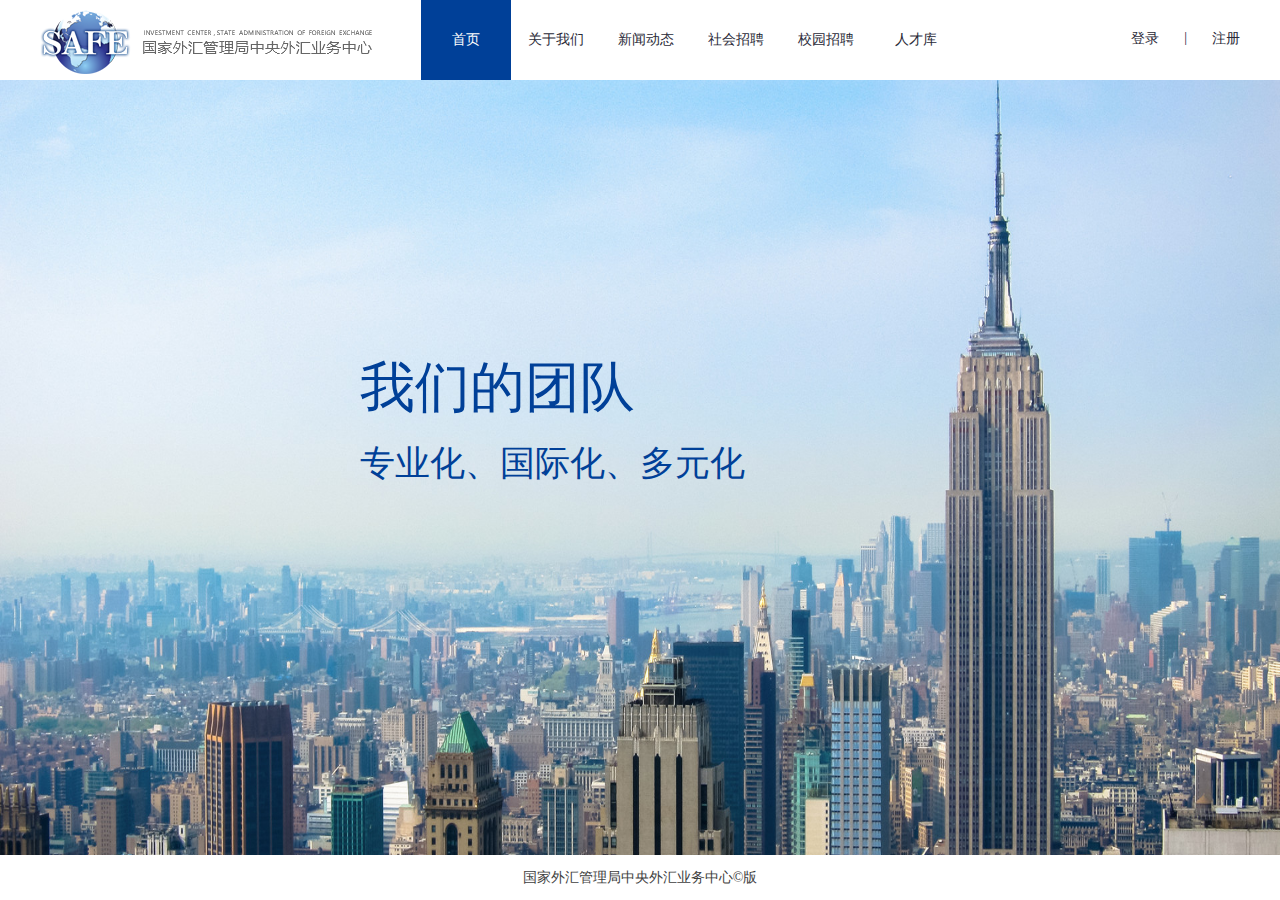
<file: index.html>
<!DOCTYPE html>
<html lang="en">

<head>
    <meta charset="UTF-8">
    <title>首页</title>
    <link rel="stylesheet" href="css/common.css" charset="utf-8">
    <link rel="stylesheet" href="css/index.css" charset="utf-8">
    <link rel="stylesheet" href="components/layui/css/modules/layer/default/layer.css">
    <link rel="stylesheet" href="css/popup.css">
    <script src="js/jquery.min.js" charset="utf-8"></script>
    <script src="components/layui/layui.js"></script>
    <script src="js/popup.js"></script>
    <!-- <script src="js/mpopup.js"></script> -->
</head>

<body>
    <div class="header">
        <div class="header-logo"><img src="images/logo.png" alt="" /></div>
        <div class="header-menu">
            <ul>
                <li><a class="hover" href="index.html">首页</a></li>
                <li><a href="aboutus/aboutus.html">关于我们</a></li>
                <li><a href="news/news.html">新闻动态</a></li>
                <li><a href="social/social.html">社会招聘</a>
                    <ul class="menuTwo">
                        <li><a href="social/socialstation.html">招聘岗位</a></li>
                        <li><a href="social/socialflow.html">招聘流程</a></li>
                        <li><a href="social/socialquestion.html">常见问题</a></li>
                    </ul>
                </li>
                <li><a href="campus/campus.html">校园招聘</a>
                    <ul class="menuTwo">
                        <li><a href="campus/campusstation.html">招聘岗位</a></li>
                        <li><a href="campus/campusflow.html">招聘流程</a></li>
                        <li><a href="campus/campusquestion.html">常见问题</a></li>
                    </ul>
                </li>
                <li><a href="talent/talent.html">人才库</a></li>
            </ul>
        </div>
        <div class="header-login">
            <a id="loginShow">登录</a>
            <a href="">|</a>
            <a id="registerShow">注册</a>
        </div>
    </div>
    <div class="index-banner">
        <ul class="slider-main">
            <li class="slider-panel">
                <p class="ff" style="color: #004098;">我们的团队</p>
                <p class="ft" style="color: #004098;">专业化、国际化、多元化</p>
            </li>
            <li class="slider-panel">
                <p class="ff">我们的使命</p>
                <p class="ft">实现中国国家外汇储备的安全、流动、保值、增值</p>
            </li>
            <li class="slider-panel">
                <p class="ff">我们的机构</p>
                <p class="ft">中国国家外汇储备的经营管理机构</p>
            </li>
        </ul>
    </div>
    <div class="footer">国家外汇管理局中央外汇业务中心©版</div>


    <div id="login" style="display: none;">
        <div class="login-main">
            <div class="login-logo">
                <img src="images/logo.png">
            </div>
            <div class="login-page">
                <div class="passLogin img-1">
                    <input class="userName" type="text" placeholder="请输入您的用户名" />
                    <i class="login-hook1"></i>
                    <input class="userPass" type="password" placeholder="请输入密码" />
                    <span class="errorPass">密码错误</span>
                    <button class="button button--winona" data-text="登录">
                        <span>登录</span>
                    </button>
                    <div class="login-foot">
                        <a class="left forgetPass sc-c">忘记密码?</a>
                        <a class="right mc-c">去注册</a>
                    </div>
                </div>
            </div>
        </div>
    </div>
    <div id="register" style="display: none;">
        <div class="login-main">
            <div class="login-logo">
                <img src="images/logo.png">
            </div>
            <div class="register">
                <!-- <div class="regType">
                    <span>注册类型</span>
                    <ul>
                        <li><i id="social_recruit" class="clz_recruita" r-val="2"></i>社会招聘</li>
                        <li><i id="campus_recruit" class="clz_recruita" r-val="1"></i>校园招聘</li>
                    </ul>
                </div> -->
                <input class="registerEmail" type="text" placeholder="请输入邮箱（可用于登录和找回密码）" />
                <span class="noFindEmail">此邮件将作为接收通知的邮件地址且不可更改，请仔细填写</span><i class="login-hook2"></i>
                <input class="userName" type="text" placeholder="请输入用户名" />
                <span class="userNameSet">6-20位，由字母、数字以及下划线组成</span><i class="login-hook2"></i>
                <input class="userPass userPassword1" type="password" placeholder="8-20位密码，字母/数字/符号至少2种" />
                <span class="userPassSet">8-20位，必须包含字母和数字，区分大小写</span><i class="login-hook2"></i>
                <input class="userPass userPassword2" type="password" placeholder="请确认密码" />
                <span class="userPassSet2">重复输入密码</span><i class="login-hook2"></i>
                <input class="captchaInput" type="text" placeholder="请输入验证码" />
                <span class="captchaImg">
                    <img src="images/captcha.png">
                </span>
                <span class="errorCode">验证码错误</span>
                <button class="button button--winona" data-text="确定">
                    <span>确定</span>
                </button>
                <div class="login-foot">
                    <a class="right mc-c">想起来了，去登录</a>
                </div>
            </div>
        </div>
    </div>
    <div id="findPass" style="display: none;">
        <div class="login-main">
            <div class="login-logo">
                <img src="images/logo.png">
            </div>
            <div class="findPass">
                <input class="userEmail" type="text" placeholder="请输入邮箱账号" />
                <span class="noFindEmail">请确认邮箱</span><i class="login-hook2"></i>
                <input class="userInput" type="text" placeholder="请输验证码" />
                <span class="userErrorCode">验证码错误</span>
                <span class="captchaImg">
                    <img src="images/captcha.png">
                    </span>
                <button class="button button--winona register-btn" data-text="密码重置">
                    <span>密码重置</span>
                </button>
                <div class="login-foot">
                    <a class="rememberPass mc-c">等等，想起来密码了<i class="goRight mc-bc"></i></a>
                </div>
            </div>
        </div>
    </div>
    <div id="changePass" style="display: none;">
        <div class="login-main">
            <div class="login-logo" style="font-size: 16px; line-height: 42px;">
                修改密码
            </div>
            <div class="login-page">
                <div class="findPass img-1">
                    <input class="userName" type="password" placeholder="请输新密码，8位以上" />
                    <span class="noFindEmail">密码要在8位以上哦</span><i class="login-hook2"></i>
                    <input class="userPass" type="password" placeholder="再次输入新密码" />
                    <span class="errorPass">两次密码不一致</span>
                    <button class="button button--winona" data-text="确定">
                        <span>确定</span>
                    </button>
                </div>
            </div>
        </div>
    </div>
    <div id="goOut" style="display: none">
        <div class="login-main">
            <img src="images/z-goout.png">
            <p class="goOutHint">您是要退出么？</p>
            <button class="button button--winona button--winonaa register-btn zhuce bgc2b60ab" data-text="确定">
                <span>确定</span>
            </button>

        </div>
    </div>
    <div id="changePassSu" style="display: none">
        <div class="login-main">
            <img src="images/z-password.png">
            <p class="changePassHint">修改密码成功</p>
            <span class="changePassSpan">5s后自动关闭</span>
        </div>
    </div>
    <div id="findPass2" style="display: none;">
        <div class="login-main">
            <div class="login-logo">
                <img src="images/logo.png">
            </div>
            <img style="margin-top: 20px" src="images/youxiang.png">
            <p class="setNewPass">请前往邮箱设置新密码！</p>
            <p class="hintEmail">lishahs@dayee.com</p>
            <span class="changePassSpan">我知道了！</span>
        </div>
    </div>
    <div id="registerSuccess" style="display: none;">
        <div class="login-main registerSuccess">
            <div class="login-logo">
                <img src="images/logo.png">
            </div>
            <div style="width: 124px;height: 124px;border-radius: 50%;margin: 20px auto;background-color: #ecf5fd;">
                <img style="margin-top: 22px" src="images/zhucechenggon.png">
            </div>

            <p class="setNewPass">注册成功！</p>
            <p class="registerEmail">lishahs@dayee.com欢迎您~</p>
            <span class="changePassSpan">5s后弹窗关闭，回到首页</span>
        </div>
    </div>

    <!-- <div id="findPassShow2">找回密码</div>-->
    <div id="registerSuccessShow" style="display: none;">已注册成功<br/>请去邮箱激活哦</div>



</body>

<script>
    $(document).ready(function() {
        var length,
            currentIndex = 0,
            interval,
            hasStarted = false, //是否已经开始轮播
            t = 3000; //轮播时间间隔
        length = $('.slider-panel').length;
        $('.slider-panel:not(:first)').hide();

        function next() {
            var preIndex = currentIndex;
            currentIndex = ++currentIndex % length;
            play(preIndex, currentIndex);
        }

        function play(preIndex, currentIndex) {
            $('.slider-panel').eq(preIndex).fadeOut(300)
                .parent().children().eq(currentIndex).fadeIn(300);
        }

        function start() {
            if (!hasStarted) {
                hasStarted = true;
                interval = setInterval(next, t);
            }
        }

        function stop() {
            clearInterval(interval);
            hasStarted = false;
        }
        start();

    });
</script>
<script>
    layui.use('layer', function() {
        var $ = layui.jquery,
            layer = layui.layer;
        $("#loginShow").on("click", loginShow);
        $("#registerShow").on("click", registerShow);
        $("#findPassShow").on("click", findPassShow);
        $("#findPassShow2").on("click", findPassShow2);
        $("#registerSuccessShow").on("click", registerSuccessShow);

    });
</script>

</html>
</file>
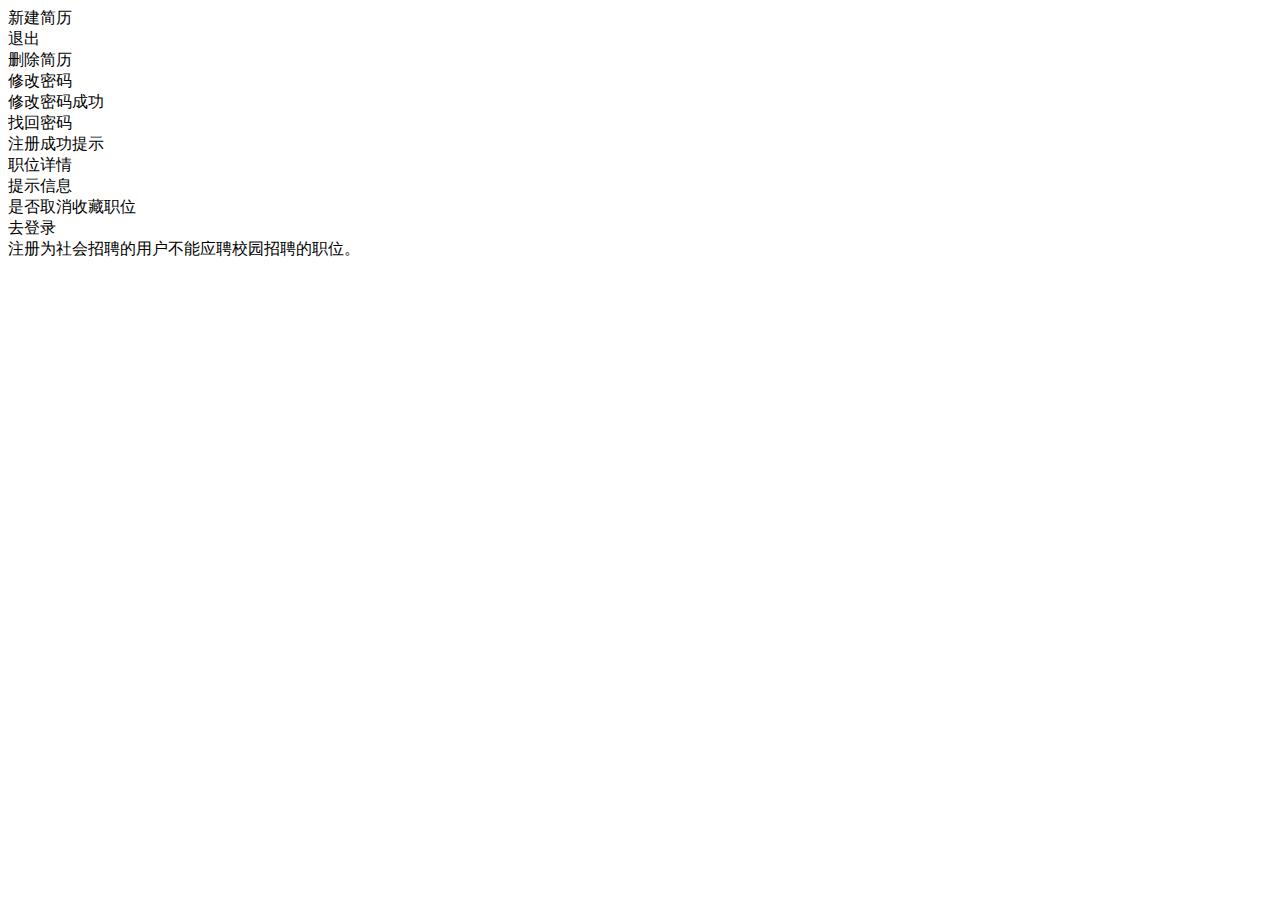
<file: dialog.html>
<!DOCTYPE html>
<html lang="en">

<head>
    <meta charset="UTF-8">
    <meta name="viewport" content="width=device-width, initial-scale=1.0">
    <meta http-equiv="X-UA-Compatible" content="ie=edge">
    <title>Document</title>
    <link href="components/layui/css/modules/layer/default/layer.css" rel="stylesheet">
    <link href="css/popup.css" rel="stylesheet">
    <script src="js/jquery.min.js"></script>
    <script src="components/layui/layui.js"></script>
    <script src="js/popup.js"></script>
</head>

<body>



    <div id="newResume">新建简历</div>
    <div id="goOutshow">退出</div>
    <div id="deleteResume">删除简历</div>
    <div id="changePassShow">修改密码</div>

    <div id="changePassSuShow">修改密码成功</div>
    <div id="findPassShow2">找回密码</div>
    <div id="registerSuccessShow">注册成功提示</div>
    <div id="positionShow">职位详情</div>
    <div id="tipsShow">提示信息</div>
    <div id="deleteFavorateShow">是否取消收藏职位</div>
    <div id="isLogin">去登录</div>
    <div id="socialNotcampusshow">注册为社会招聘的用户不能应聘校园招聘的职位。</div>



    <!-- 退出登陆 -->
    <div id="goOut" style="display: none">
        <div class="login-main">
            <img src="images/z-goout.png " alt="" />
            <p class="goOutHint">您是要退出么？</p>
            <button class="button button--winona button--winonaa register-btn zhuce bgc2b60ab cursor" data-text="确定" onclick="javascript:logOut();">
                <span>确定</span>
            </button>
        </div>
    </div>

    <!-- 新建简历 -->
    <div id="uploadResume" style="display: none;">
        <div class="login-main">
            <label class="uploadLabel" for="resumeAttachment">
              <form id="attachmentResume" class="attachmentResume" name="attachmentResume" enctype="multipart/form-data" method="post" target="_blank">
                 <input type="hidden" name="recruitType" id="recruitType"  />
                 <input type="hidden" name="brandCode"  />
                 <input type="hidden" name="userType" id="userType"/>
                 <input type="hidden" id="lanTypeAttachment" name="lanTypeAttachment" />
                                 
                <input type="file" name="resumeAttachment" id="resumeAttachment" onchange="changeFile(this);" value="">
             </form>
             
                <img src="images/uploadImg.png" alt=""/>
                <!--<i class="icon iconfont" style="font-size: 62px;color: #497cba;">&#xe618;</i>-->
                <p style="margin: 0;font-size: 12px;color: #999999;">点击图标上传简历</p>
            </label>
            <p style="color: #fff;line-height: 50px;" class="fileName">文件名称</p>
            <p style="color: #b2b2b2;line-height: 50px;">可以上传html、htm、pdf、doc、docx、txt、xls、mht;</p>
            <div>
                <button class="button button--winona bgc8dadd4 uploadResumeNot cursor" data-text="取消">
                    <span>取消</span>
                </button>
                <button class="button button--winona bgc2b60ab uploadResume cursor" data-text="上传">
                    <span>上传</span>
                </button>
            </div>
            <a class="fillResume cursor" onclick="creatNewRsume(2);">在线去填写简历</a>
        </div>
        <!-- 在线填写简历. -->
        <form class="primaryResume" name="primaryResume" method="post" target="_blank">
            <input type="hidden" id="recruitType_2" name="recruitType">
            <input type="hidden" id="brandCode" name="brandCode">
            <input type="hidden" id="lanType" name="lanType">
            <input type="hidden" id="postType" name="postType">
        </form>
    </div>

    <!-- 删除简历 -->
    <div id="deleteResumeComfirm" style="display: none">
        <div class="login-main">
            <img src="images/z-goout.png" alt="" />
            <p class="goOutHint">确定删除简历嘛？</p>
            <button class="button button--winona button--winonaa register-btn zhuce bgc2b60ab cursor" data-text="确定" onclick="javascript:deleteResumeComfirm();">
                    <span>确定</span>
                </button>
        </div>
        <input type="hidden" class="resume-name" id="name-delete-resume" value="" />
        <input type="hidden" class="resume-id" id="id-delete-resume" value="" />
    </div>

    <!-- 修改密码 -->
    <div id="changePass" style="display: none;">
        <div class="login-main">
            <div class="login-logo" style="font-size: 16px; line-height: 42px;">
                修改密码
            </div>
            <div class="login-page">
                <div class="findPass img-1">
                    <input class="userName" type="password" placeholder="请输新密码，8位以上" />
                    <span class="noFindEmail">密码要在8位以上哦</span><i class="login-hook2"></i>
                    <input class="userPass" type="password" placeholder="再次输入新密码" />
                    <span class="errorPass">两次密码不一致</span>
                    <button class="button button--winona" data-text="确定">
                        <span>确定</span>
                    </button>
                </div>
            </div>
        </div>
    </div>

    <!-- 修改密码成功 -->
    <div id="changePassSu" style="display: none">
        <div class="login-main">
            <img src="images/z-password.png">
            <p class="changePassHint">修改密码成功</p>
            <span class="changePassSpan">5s后自动关闭</span>
        </div>
    </div>
    <!-- 找回密码 -->
    <div id="findPass2" style="display: none;">
        <div class="login-main">
            <div class="login-logo">
                <img src="images/logo.png">
            </div>
            <img style="margin-top: 20px" src="images/youxiang.png">
            <p class="setNewPass">请前往邮箱设置新密码！</p>
            <p class="hintEmail">lishahs@dayee.com</p>
            <span class="changePassSpan">我知道了！</span>
        </div>
    </div>
    <!--注册成功 -->
    <div id="registerSuccess" style="display: none;">
        <div class="login-main registerSuccess">
            <div class="login-logo">
                <img src="images/logo.png">
            </div>
            <div style="width: 124px;height: 124px;border-radius: 50%;margin: 20px auto;background-color: #ecf5fd;">
                <img style="margin-top: 22px" src="images/zhucechenggon.png">
            </div>

            <p class="setNewPass">注册成功！</p>
            <p class="registerEmail">lishahs@dayee.com欢迎您~</p>
            <span class="changePassSpan">5s后弹窗关闭，回到首页</span>
        </div>
    </div>
    <!-- 职位 -->
    <div id="position" style="display: none;">
        <div class="main-content">
            <div class="job-name">
                <p>互联网产品部-产品经理 <i class="icon-star"></i></p>
                <div class="job-name-top">
                    <span class="basicInfo">
                            <b class="basicInfoL">
                                工作地点：
                            </b>
                            <b class="basicInfoR">
                                上海
                            </b>
                        </span>
                    <span class="basicInfo">
                            <b class="basicInfoL">
                                职位类别：
                            </b>
                            <b class="basicInfoR">
                                互联网，技术类
                            </b>
                        </span>
                </div>
                <div class="job-name-bottom">
                    <span class="basicInfo">
                            <b class="basicInfoL">
                                招聘人数：
                            </b>
                            <b class="basicInfoR">
                                5
                            </b>
                        </span>
                    <span class="basicInfo">
                            <b class="basicInfoL">
                                招聘机构：
                            </b>
                            <b class="basicInfoR">
                                北京市得意双薪广告股份有限公司
                            </b>
                        </span>
                </div>

            </div>
            <div class="job-duties">
                <p class="title mc-c">工作职责</p>
                <p>负责游戏官方网站的各类应用开发、运营</p>
                <p>负责游戏官方网站的各类应用开发、运营</p>
                <p>负责游戏官方网站的各类应用开发、运营</p>
                <p>负责游戏官方网站的各类应用开发、运营</p>
            </div>
            <div class="job-require">
                <p class="title mc-c">工作要求</p>
                <p>1、本科以上学历，计算机软件及相关专业1、本科以上学历，计算机软件及相关专业1、本科以上学历，计算机软件及相关专业1、本科以上学历，计算机软件及相关专业1、本科以上学历，计算机软件及相关专业</p>
                <p>2、三年级以上开发工作经验</p>
                <p>3、负责游戏官方网站的各类应用开发、运营</p>
                <p>1、本科以上学历，计算机软件及相关专业</p>
                <p>2、三年级以上开发工作经验</p>
                <p>3、负责游戏官方网站的各类应用开发、运营</p>
            </div>
        </div>
    </div>
    <!-- 提示信息 -->
    <div id="tipsDiv" style="display: none">
        <div class="login-main">
            <img src="images/z-goout.png" alt="">
            <p class="goOutHint"></p>
            <span class="changePassSpan">我知道了！</span>
        </div>
    </div>
    <!-- 是否取消收藏职位 -->
    <div id="deleteFavorate" style="display: none">
        <div class="login-main">
            <img src="images/z-goout.png" alt="">
            <p class="goOutHint">确定取消收藏该职位嘛？</p>
            <button class="button button--winona button--winonaa register-btn zhuce bgc2b60ab cursor" data-text="确定" onclick="javascript:ajaxDeleteFavorate();">
                <span>确定</span>
            </button>
        </div>
    </div>
    <!--去登录  -->
    <div id="loginOrNot" style="display: none">
        <div class="login-main">
            <img src="images/z-goout.png" alt="">
            <p class="goOutHint"></p>
            <button class="button button--winona button--winonaa register-btn zhuce bgc2b60ab cursor" data-text="去登录" onclick="javascript:loginLayShow();">
                <span>去登录</span>
            </button>
        </div>
    </div>

    <!--社会简历不能投递校园简历  -->
    <div id="socialNotcampus" style="display: none;">
        <div class="login-main">
            <img src="images/z-goout.png" alt="">
            <p class="goOutHint">注册为社会招聘的用户不能应聘校园招聘的职位。</p>
            <span class="changePassSpan">我知道了！</span>
        </div>
    </div>





</body>
<script>
    layui.use('layer', function() {
        var $ = layui.jquery,
            layer = layui.layer;
        $("#newResume").on("click", uploadResumeShow);
        $("#goOutshow").on("click", goOutShow);
        $("#deleteResume").on("click", deleteResumeShow);
        $("#changePassShow").on("click", changePassShow);


        $("#changePassSuShow").on("click", changePassSuShow);
        $("#findPassShow2").on("click", findPassShow2);
        $("#registerSuccessShow").on("click", registerSuccessShow);
        $("#positionShow").on("click", positionShow);

        $("#tipsShow").on("click", tipsDivShow);
        $("#deleteFavorateShow").on("click", deleteFavorateShow);
        $("#isLogin").on("click", isLoginShow);

        $("#socialNotcampusshow").on("click", socialNotcampus);
    });
    //<!-- 新建简历 -->
    function uploadResumeShow() {
        var uploadResumeStr = $("#uploadResume").html();
        layer.open({
            type: 1,
            title: '上传简历',
            area: ['530px', 'auto'],
            offset: '15%',
            content: uploadResumeStr
        });
        $(".layui-layer").ready(function() {
            $(".layui-layer .uploadResumeNot").on("click", function() {
                layer.closeAll();
            });
            $(".layui-layer .uploadResume").on("click", function() {
                creatNewRsume(1);
            });
        });
    }
    //<!-- 退出登陆 -->
    function goOutShow() {
        var goOutStr = $("#goOut").html();
        layer.open({
            type: 1,
            title: '确定退出',
            area: ['420px', 'auto'],
            offset: '15%',
            content: goOutStr
        });
    }
    //<!-- 删除简历 -->
    function deleteResumeShow() {
        var resumeName = $("#deleteResumeComfirm .resume-name").val();
        $("#deleteResumeComfirm .goOutHint").text("该操作会导致名为【" + resumeName + "】的简历均被删除，是否继续操作？");
        var goOutStr = $("#deleteResumeComfirm").html();
        layer.open({
            type: 1,
            title: '提示',
            area: ['420px', 'auto'],
            offset: '15%',
            content: goOutStr
        });
    }
    //<!-- 找回密码 -->
    function findPassShow2() {
        var findPass2Str = $("#findPass2").html();
        layer.open({
            type: 1,
            title: '去邮箱设置新密码',
            area: ['420px', 'auto'],
            offset: '15%',
            content: findPass2Str
        });
        $('.layui-layer-title').css('display', 'none');
        $(".layui-layer").ready(function() {
            $(".layui-layer .changePassSpan").on("click", function() {
                layer.closeAll();
            });
        });
    }
    //
    function changePassShow() {
        $(".noFindEmail").hide();
        $(".userErrorCode").hide();
        var changePassStr = $("#changePass").html();
        layer.open({
            type: 1,
            title: '修改密码',
            area: ['420px', 'auto'],
            offset: '15%',
            content: changePassStr
        });
        $('.layui-layer-title').css('display', 'none');
        $(".layui-layer").ready(function() {
            changePassword();
        });
    }
    //<!--注册成功 -->
    function registerSuccessShow() {
        var registerSuccessStr = $("#registerSuccess").html();
        layer.open({
            time: 5000,
            type: 1,
            title: '注册成功',
            area: ['420px', 'auto'],
            offset: '15%',
            content: registerSuccessStr,
            end: function() { //此处用于演示
                //window.location.href='http://www.catlbattery.com/';
            }
        });
        $('.layui-layer-title').css('display', 'none');
    }
    //<!-- 职位 -->
    function positionShow() {
        var positionStr = $("#position").html();
        layer.open({
            type: 1,
            title: '职位详情',
            area: ['670px', 'auto'],
            content: positionStr
        });
        $('.layui-layer-title').css('display', 'none');
    }

    //提示信息
    function tipsDivShow() {
        var tipsDivStr = $("#tipsDiv").html();
        layer.open({
            type: 1,
            title: '提示',
            area: ['420px', 'auto'],
            offset: '15%',
            content: tipsDivStr
        });
        $(".layui-layer").ready(function() {
            $(".layui-layer .changePassSpan").on("click", function() {
                layer.closeAll();
            });
        });
    }
    //<!-- 是否取消收藏职位 -->
    function deleteFavorateShow() {
        var goOutStr = $("#deleteFavorate").html();
        layer.open({
            type: 1,
            title: '提示',
            area: ['420px', 'auto'],
            offset: '15%',
            content: goOutStr
        });
    }
    //去登录
    function isLoginShow() {
        var goOutStr = $("#loginOrNot").html();
        layer.open({
            type: 1,
            title: '提示',
            area: ['420px', 'auto'],
            offset: '15%',
            content: goOutStr
        });
    }
    //<!--社会简历不能投递校园简历  -->
    function socialNotcampus() {
        var socialNotcampusStr = $("#socialNotcampus").html();
        layer.open({
            type: 1,
            title: '提示',
            area: ['420px', 'auto'],
            offset: '15%',
            content: socialNotcampusStr
        });
    }
</script>

</html>
</file>
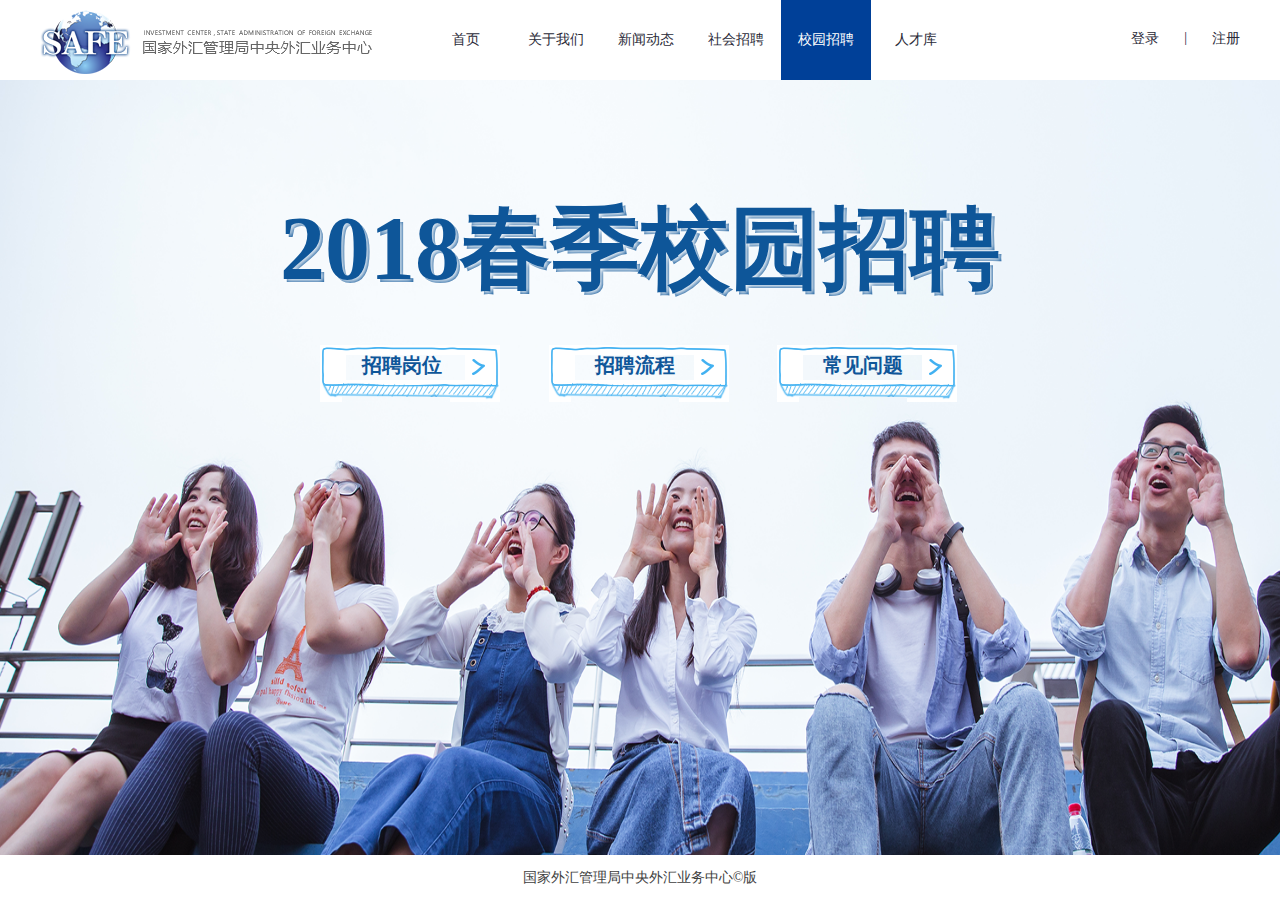
<file: campus/campus.html>
<!DOCTYPE html>
<html lang="en">

<head>
    <meta charset="UTF-8">
    <title>校园招聘</title>
    <link rel="stylesheet" href="../css/common.css" charset="utf-8">
    <link rel="stylesheet" href="../css/campus.css" charset="utf-8">
</head>

<body>
    <div class="header">
        <div class="header-logo"><img src="../images/logo.png" alt="" /></div>
        <div class="header-menu">
            <ul>
                <li><a href="../index.html">首页</a></li>
                <li><a href="../aboutus/aboutus.html">关于我们</a></li>
                <li><a href="../news/news.html">新闻动态</a></li>
                <li><a href="../social/social.html">社会招聘</a>
                    <ul class="menuTwo">
                        <li><a href="../social/socialstation.html">招聘岗位</a></li>
                        <li><a href="../social/socialflow.html">招聘流程</a></li>
                        <li><a href="../social/socialquestion.html">常见问题</a></li>
                    </ul>
                </li>
                <li><a class="hover" href="campus.html">校园招聘</a>
                    <ul class="menuTwo">
                        <li><a href="campusstation.html">招聘岗位</a></li>
                        <li><a href="campusflow.html">招聘流程</a></li>
                        <li><a href="campusquestion.html">常见问题</a></li>
                    </ul>
                </li>
                <li><a href="../talent/talent.html">人才库</a></li>
            </ul>
        </div>
        <div class="header-login">
            <a href="">登录</a>
            <a href="">|</a>
            <a href="">注册</a>
        </div>
    </div>
    <div class="index-banner">
        <ul class="slider-main">
            <li class="slider-panel">
                <p class="slidep">
                    <span>2018春季校园招聘</span>
                </p>
                <div class="shortback">
                    <img src="../images/campus_1.png" alt="">
                    <img src="../images/campus_1.png" alt="">
                    <img src="../images/campus_1.png" alt="">
                    <span class="shortspan">招聘岗位</span>
                    <span class="shortspan">招聘流程</span>
                    <span class="shortspan">常见问题</span>
                </div>

            </li>

        </ul>
    </div>
    <div class="footer">国家外汇管理局中央外汇业务中心©版</div>
</body>

</html>
</file>
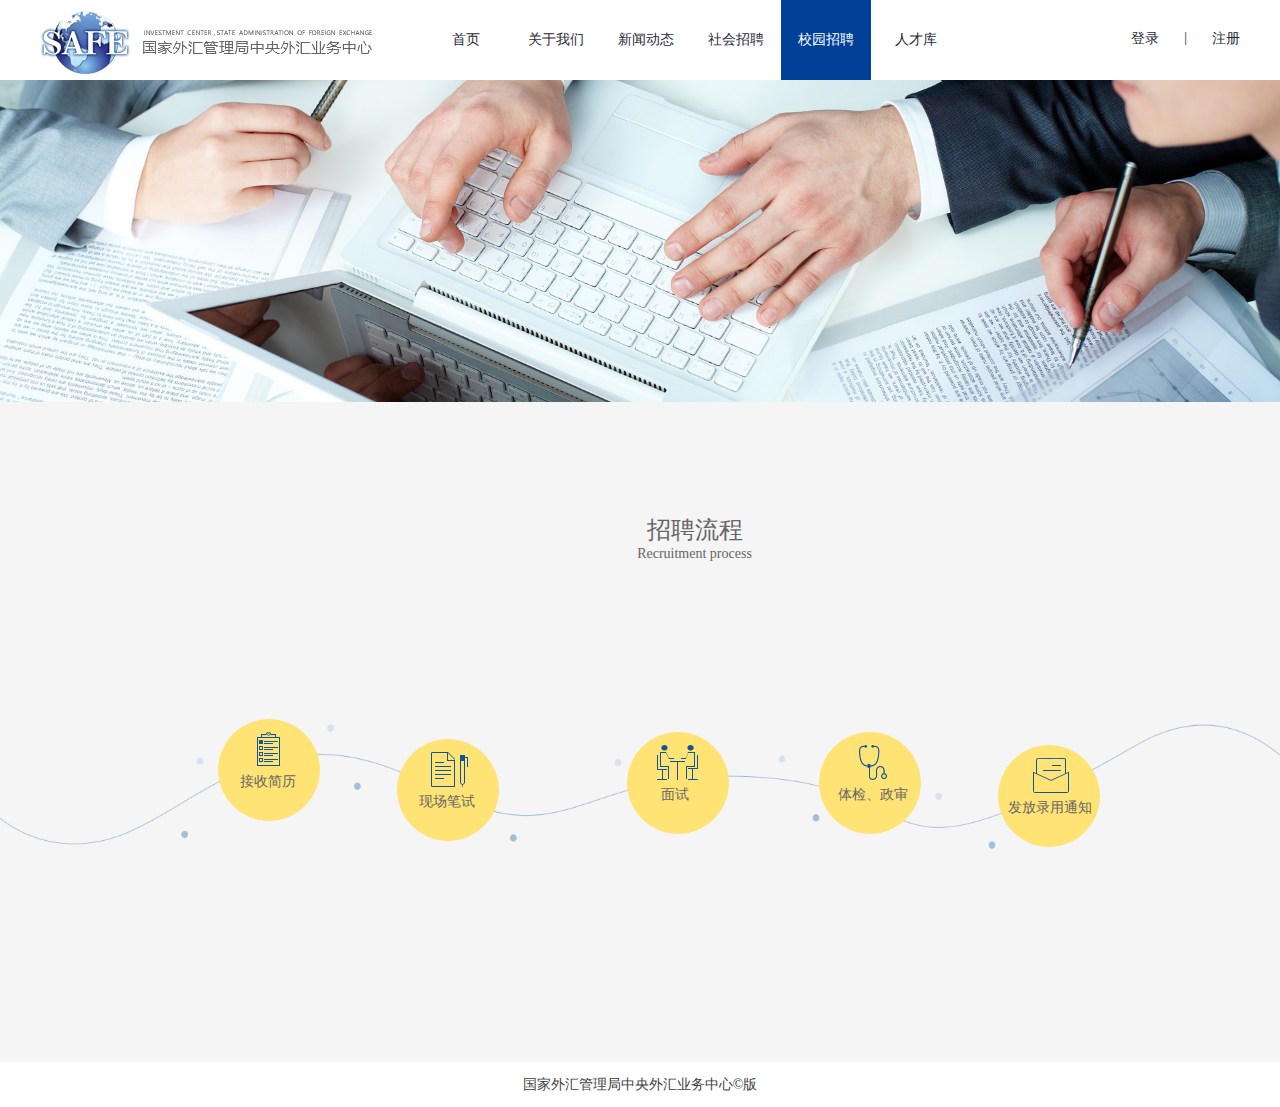
<file: campus/campusflow.html>
<!DOCTYPE html>
<html lang="en">

<head>
    <meta charset="UTF-8">
    <title>社会流程</title>
    <link rel="stylesheet" href="../css/common.css" charset="utf-8">
    <link rel="stylesheet" href="../css/socialflow.css" charset="utf-8">

</head>

<body>
    <div class="header">
        <div class="header-logo"><img src="../images/logo.png" alt="" /></div>
        <div class="header-menu">
            <ul>
                <li><a href="../index.html">首页</a></li>
                <li><a href="../aboutus/aboutus.html">关于我们</a></li>
                <li><a href="../news/news.html">新闻动态</a></li>
                <li><a href="../social.html">社会招聘</a>
                    <ul class="menuTwo">
                        <li><a href="../social/socialstation.html">招聘岗位</a></li>
                        <li><a href="../social/socialflow.html">招聘流程</a></li>
                        <li><a href="../social/socialquestion.html">常见问题</a></li>
                    </ul>
                </li>
                <li><a class="hover" href="campus.html">校园招聘</a>
                    <ul class="menuTwo">
                        <li><a href="campusstation.html">招聘岗位</a></li>
                        <li><a href="campusflow.html">招聘流程</a></li>
                        <li><a href="campusquestion.html">常见问题</a></li>
                    </ul>
                </li>
                <li><a href="../talent/talent.html">人才库</a></li>
            </ul>
        </div>
        <div class="header-login">
            <a href="">登录</a>
            <a href="">|</a>
            <a href="">注册</a>
        </div>
    </div>
    <div class="banner"><img src="../images/socialflow3.png" width="100%" alt="" /></div>
    <div>
        <!-- <div class="firstimg">
            <img src="../images/socialflow1.png" alt="">
        </div> -->
        <div class="secondimg">
            <img class="second-img" src="../images/socialflow2.png" alt="">
            <p class="flow">
                <span>招聘流程</span>
                <sapn>Recruitment process</sapn>
            </p>
            <div class="yuan1">
                <img src="../images/social_0035.png" alt="">
                <span>接收简历</span>
            </div>
            <div class="yuan2">
                <img src="../images/social_0033.png" alt="">
                <span>现场笔试</span>
            </div>
            <div class="yuan3">
                <img src="../images/social_0028.png" alt="">
                <span>面试</span>
            </div>
            <div class="yuan4">
                <img src="../images/social_0025.png" alt="">
                <span>体检、政审</span>
            </div>
            <div class="yuan5">
                <img src="../images/social_0026.png" alt="">
                <span>发放录用通知</span>
            </div>
        </div>
    </div>
    <div class="footer1">国家外汇管理局中央外汇业务中心©版</div>
</body>

</html>
</file>
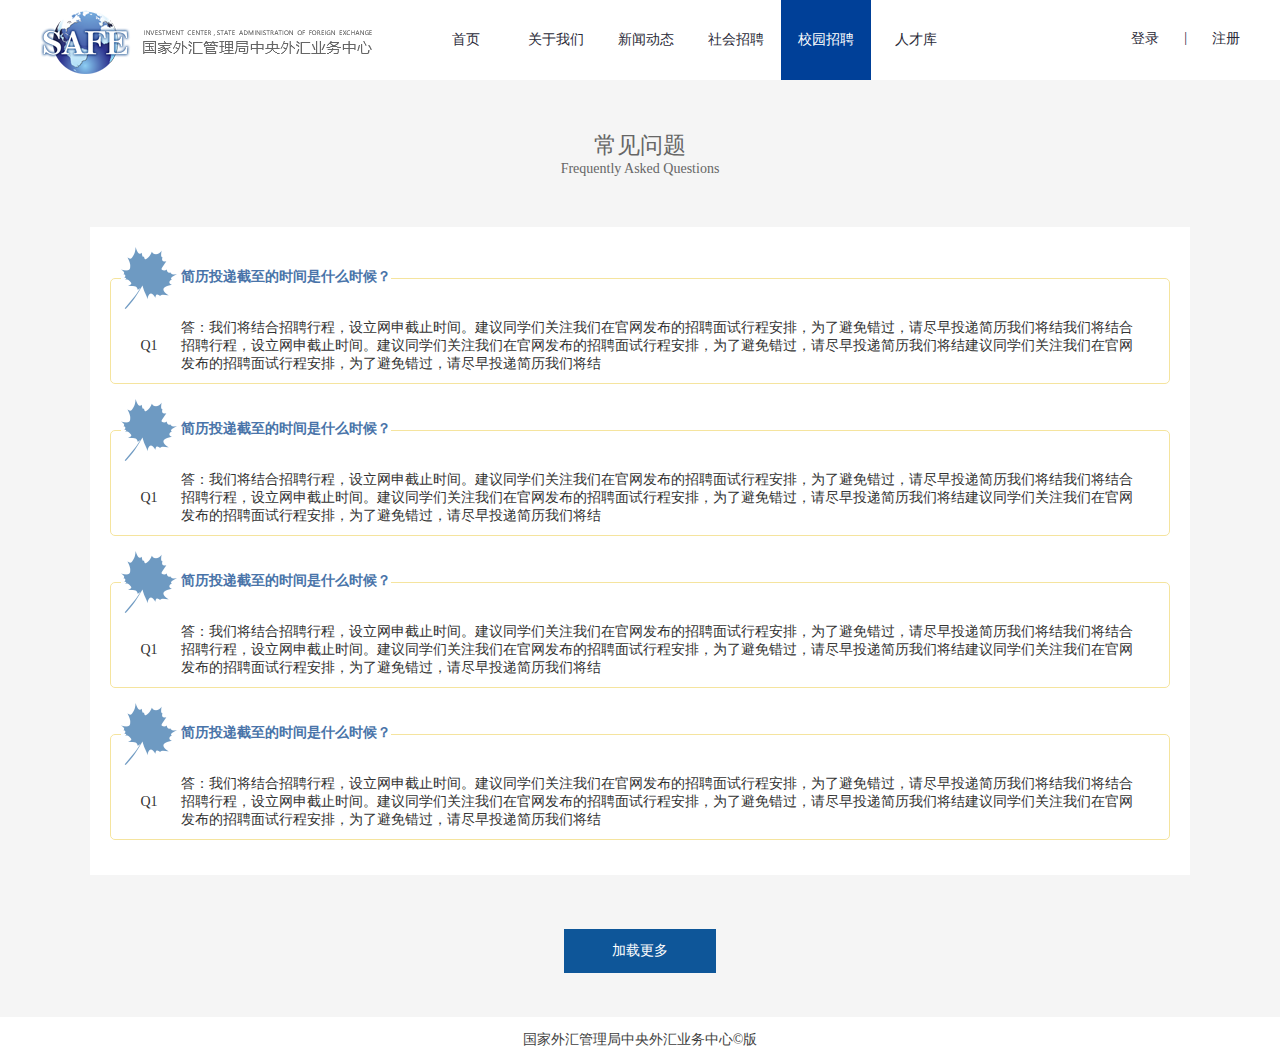
<file: campus/campusquestion.html>
<!DOCTYPE html>
<html lang="en">

<head>
    <meta charset="UTF-8">
    <title>社会问题</title>
    <link rel="stylesheet" href="../css/common.css" charset="utf-8">
    <link rel="stylesheet" href="../css/social.css" charset="utf-8">
</head>

<body>
    <div class="header">
        <div class="header-logo"><img src="../images/logo.png" alt="" /></div>
        <div class="header-menu">
            <ul>
                <li><a href="../index.html">首页</a></li>
                <li><a href="../aboutus/aboutus.html">关于我们</a></li>
                <li><a href="../news/news.html">新闻动态</a></li>
                <li><a href="../social/social.html">社会招聘</a>
                    <ul class="menuTwo">
                        <li><a href="../social/socialstation.html">招聘岗位</a></li>
                        <li><a href="../social/socialflow.html">招聘流程</a></li>
                        <li><a href="../social/socialquestion.html">常见问题</a></li>
                    </ul>
                </li>
                <li><a class="hover" href="campus.html">校园招聘</a>
                    <ul class="menuTwo">
                        <li><a href="campusstation.html">招聘岗位</a></li>
                        <li><a href="campusflow.html">招聘流程</a></li>
                        <li><a href="campusquestion.html">常见问题</a></li>
                    </ul>
                </li>
                <li><a href="../talent/talent.html">人才库</a></li>
            </ul>
        </div>
        <div class="header-login">
            <a href="">登录</a>
            <a href="">|</a>
            <a href="">注册</a>
        </div>
    </div>
    <!-- <div class="banner"><img src="../images/socialflow3.png" width="100%" alt="" /></div> -->
    <div class="mian">
        <div class="container">
            <div class="moduleName">
                <p>常见问题</p>
                <span>Frequently Asked Questions</span>
            </div>
            <div class="resumequ">
                <div class="question">
                    <fieldset>
                        <legend><img src="../images/socialquestion.png" alt=""> 简历投递截至的时间是什么时候？</legend>

                        <div>
                            <div class="icon-ques">Q1</div>
                            <div class="content-ques">
                                答：我们将结合招聘行程，设立网申截止时间。建议同学们关注我们在官网发布的招聘面试行程安排，为了避免错过，请尽早投递简历我们将结我们将结合招聘行程，设立网申截止时间。建议同学们关注我们在官网发布的招聘面试行程安排，为了避免错过，请尽早投递简历我们将结建议同学们关注我们在官网发布的招聘面试行程安排，为了避免错过，请尽早投递简历我们将结


                            </div>
                        </div>
                    </fieldset>
                </div>
                <div class="question">
                    <fieldset>
                        <legend><img src="../images/socialquestion.png" alt=""> 简历投递截至的时间是什么时候？</legend>

                        <div>
                            <div class="icon-ques">Q1</div>
                            <div class="content-ques">
                                答：我们将结合招聘行程，设立网申截止时间。建议同学们关注我们在官网发布的招聘面试行程安排，为了避免错过，请尽早投递简历我们将结我们将结合招聘行程，设立网申截止时间。建议同学们关注我们在官网发布的招聘面试行程安排，为了避免错过，请尽早投递简历我们将结建议同学们关注我们在官网发布的招聘面试行程安排，为了避免错过，请尽早投递简历我们将结


                            </div>
                        </div>
                    </fieldset>
                </div>
                <div class="question">
                    <fieldset>
                        <legend><img src="../images/socialquestion.png" alt=""> 简历投递截至的时间是什么时候？</legend>

                        <div>
                            <div class="icon-ques">Q1</div>
                            <div class="content-ques">
                                答：我们将结合招聘行程，设立网申截止时间。建议同学们关注我们在官网发布的招聘面试行程安排，为了避免错过，请尽早投递简历我们将结我们将结合招聘行程，设立网申截止时间。建议同学们关注我们在官网发布的招聘面试行程安排，为了避免错过，请尽早投递简历我们将结建议同学们关注我们在官网发布的招聘面试行程安排，为了避免错过，请尽早投递简历我们将结


                            </div>
                        </div>
                    </fieldset>
                </div>
                <div class="question">
                    <fieldset>
                        <legend><img src="../images/socialquestion.png" alt=""> 简历投递截至的时间是什么时候？</legend>

                        <div>
                            <div class="icon-ques">Q1</div>
                            <div class="content-ques">
                                答：我们将结合招聘行程，设立网申截止时间。建议同学们关注我们在官网发布的招聘面试行程安排，为了避免错过，请尽早投递简历我们将结我们将结合招聘行程，设立网申截止时间。建议同学们关注我们在官网发布的招聘面试行程安排，为了避免错过，请尽早投递简历我们将结建议同学们关注我们在官网发布的招聘面试行程安排，为了避免错过，请尽早投递简历我们将结


                            </div>
                        </div>
                    </fieldset>
                </div>
            </div>
        </div>
        <div class="boxbutton">
            <div class="buttonAdd"><span>加载更多</span></div>
        </div>

    </div>

    <div class="footer1">国家外汇管理局中央外汇业务中心©版</div>
</body>
<script src="../js/jquery.min.js" charset="utf-8"></script>
<script>
    $(document).ready(function() {
        var length = $('.content-ques').height();
        console.log(length);
        $('.icon-ques').css({
            "height": length,
            "line-height": length + "px"
        });

    });
</script>

</html>
</file>
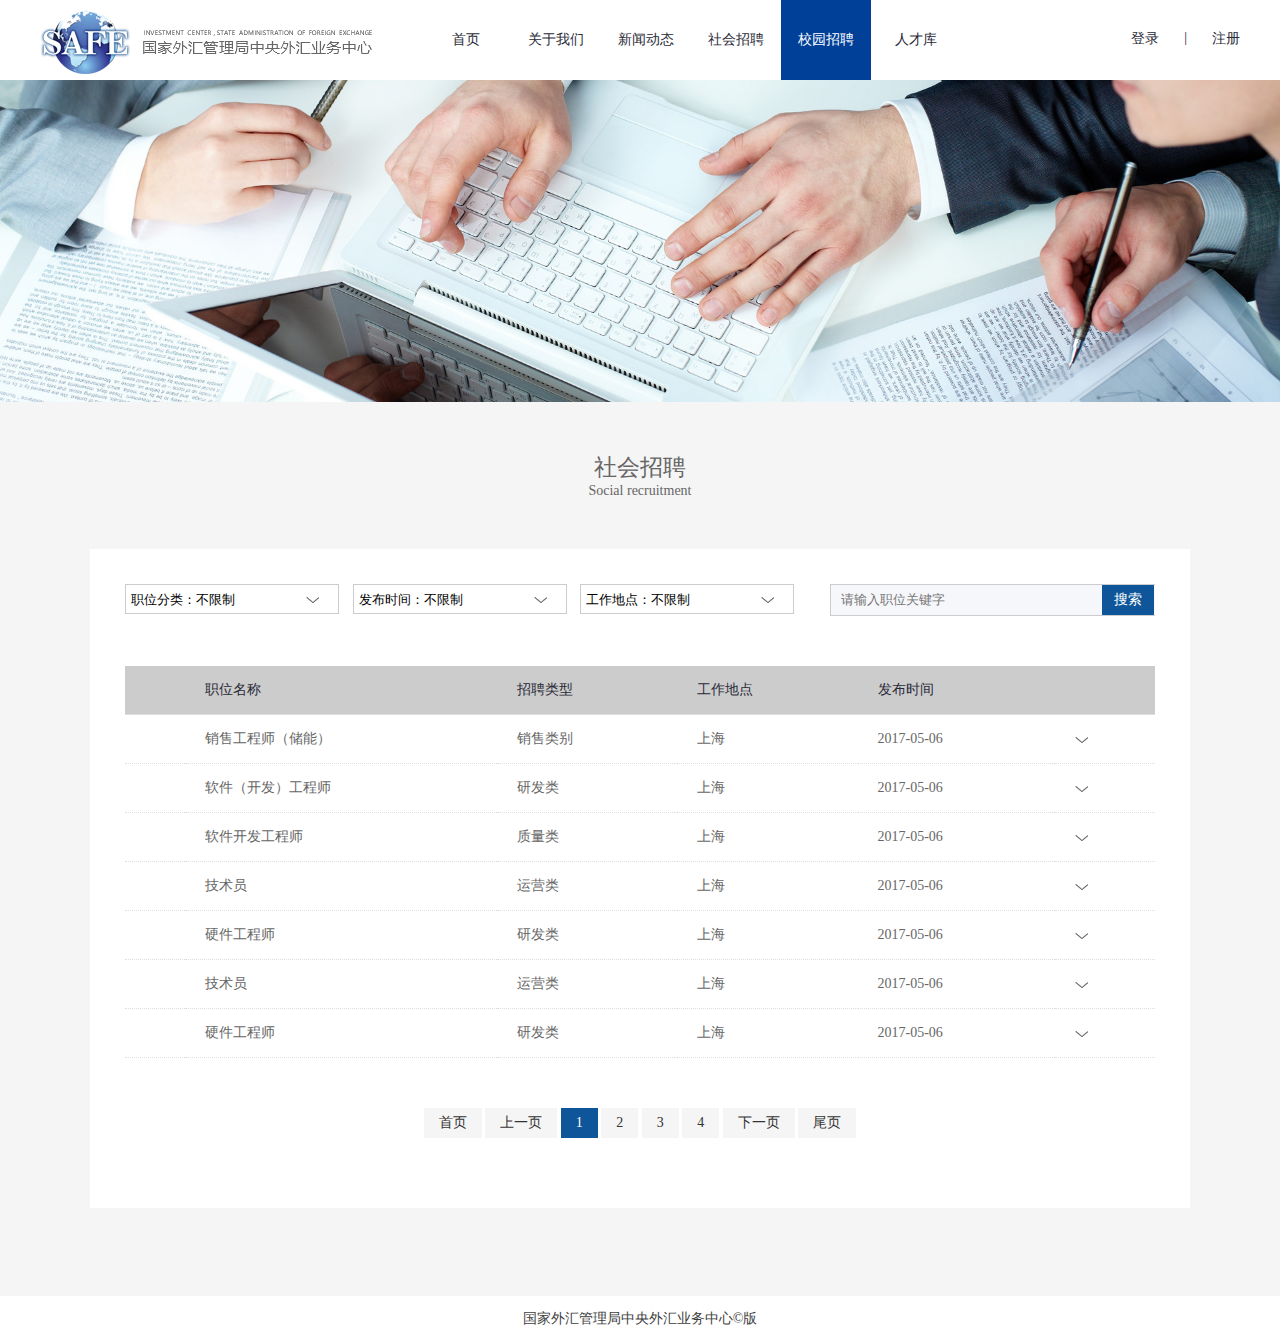
<file: campus/campusstation.html>
<!DOCTYPE html>
<html lang="en">

<head>
    <meta charset="UTF-8">
    <title>社会问题</title>
    <link rel="stylesheet" href="../css/common.css" charset="utf-8">
    <link rel="stylesheet" href="../css/social.css" charset="utf-8">
</head>

<body>
    <div class="header">
        <div class="header-logo"><img src="../images/logo.png" alt="" /></div>
        <div class="header-menu">
            <ul>
                <li><a href="../index.html">首页</a></li>
                <li><a href="../aboutus/aboutus.html">关于我们</a></li>
                <li><a href="../news/news.html">新闻动态</a></li>
                <li><a href="../social/social.html">社会招聘</a>
                    <ul class="menuTwo">
                        <li><a href="../social/socialstation.html">招聘岗位</a></li>
                        <li><a href="../social/socialflow.html">招聘流程</a></li>
                        <li><a href="../social/socialquestion.html">常见问题</a></li>
                    </ul>
                </li>
                <li><a class="hover" href="campus.html">校园招聘</a>
                    <ul class="menuTwo">
                        <li><a href="campusstation.html">招聘岗位</a></li>
                        <li><a href="campusflow.html">招聘流程</a></li>
                        <li><a href="campusquestion.html">常见问题</a></li>
                    </ul>
                </li>
                <li><a href="../talent/talent.html">人才库</a></li>
            </ul>
        </div>
        <div class="header-login">
            <a href="">登录</a>
            <a href="">|</a>
            <a href="">注册</a>
        </div>
    </div>
    <div class="banner"><img src="../images/socialflow3.png" width="100%" alt="" /></div>
    <div class="mian">
        <div class="container">
            <div class="moduleName">
                <p>社会招聘</p>
                <span>Social recruitment</span>
            </div>
            <div class="resumequ">
                <div class="main-container">
                    <div class="search">
                        <!--<input type="text" placeholder="职位分类"/>
                                <input type="text" placeholder="成员公司"/>
                                <input type="text" placeholder="工作地点"/>-->
                        <select name="">
                                    <option value="">职位分类：不限制</option>
                                    <option value="">1</option>
                                    <option value="">2</option>
                                    <option value="">3</option>
                                </select>
                        <select name="">
                                    <option value="">发布时间：不限制</option>
                                    <option value="">1</option>
                                    <option value="">2</option>
                                    <option value="">3</option>
                                </select>
                        <select name="">
                                    <option value="">工作地点：不限制</option>
                                    <option value="">1</option>
                                    <option value="">2</option>
                                    <option value="">3</option>
                                </select>
                        <div class="searchDiv">
                            <input type="text" placeholder="请输入职位关键字" />
                            <div class="searchbutton">搜索</div>
                        </div>
                    </div>

                    <div>
                        <table class="list-table-std" width="100%">
                            <thead>
                                <tr>
                                    <th width="20"></th>
                                    <th>职位名称</th>
                                    <th>招聘类型</th>
                                    <th>工作地点</th>
                                    <th>发布时间</th>
                                    <th></th>
                                </tr>
                            </thead>
                            <tbody>
                                <tr class="clickHot" data_postid="107640" data_recruittype="2" onclick="javascript:showPostDetail(this);">
                                    <td>
                                        <!-- <img src="../../images/hot.png" alt="" />   -->
                                    </td>
                                    <td>销售工程师（储能）</td>
                                    <td>
                                        <font title="支持类" initialletter="Z">销售类别</font>
                                    </td>
                                    <td>
                                        <font title="宁德市" initialletter="N">上海</font>
                                    </td>

                                    <td>2017-05-06</td>
                                    <td><span class="arrow-grey hand"></span></td>
                                </tr>
                                <tr class="hideTR" id="107640">
                                    <td colspan="99">
                                        <div class="content-layout-1">

                                            <dl>
                                                <dt>工作职责</dt>
                                                <dd>1、编写技术类培训课件及相关资料文件，为目标客户开发定制化培训课程；<br>2、对客户、服务站等定期开展专业技术培训工作。<br>3、编写技术类培训课件及相关资料文件，为目标客户开发定制化培训课程；<br>4、对客户、服务站等定期开展专业技术培训工作。</dd>
                                            </dl>
                                            <dl class="mt10">
                                                <dt>工作要求</dt>
                                                <dd>1、 本科以上学历，从事汽车/机电维修/锂电从业经验3年以上；<br>2、 了解锂电池基础知识、BMS基本功能及工作原理，熟练操作Office办公自动化软件；<br>3、 具备2年以上汽车或动力电池技术培训讲师工作经验，能独立开发课件。<br>4、 有较强的客户服务意识和良好的沟通能力，有亲和力，能吃苦耐劳、适应短期出差工作；</dd>
                                            </dl>
                                            <dl class="mt10">
                                                <dt>招聘类型</dt>
                                                <dd>全职</dd>
                                            </dl>
                                            <div class="bub">
                                                <span><img src="../images/btn-icon01.png" alt=""/>收藏职位</span>
                                                <span><img src="../images/btn-icon02.png" alt=""/>立即申请</span>
                                            </div>
                                        </div>
                                    </td>
                                </tr>

                                <tr class="clickHot" data_postid="109612" data_recruittype="2" onclick="javascript:showPostDetail(this);">
                                    <td>
                                        <!-- <img src="../../images/hot.png" alt="" /> -->
                                    </td>
                                    <td>软件（开发）工程师</td>
                                    <td>
                                        <font title="研发类" initialletter="Y">研发类</font>
                                    </td>
                                    <td>
                                        <font title="宁德市" initialletter="N">上海</font>
                                    </td>

                                    <td>2017-05-06</td>
                                    <td><span class="arrow-grey hand"></span></td>
                                </tr>

                                <tr class="clickHot" data_postid="109623" data_recruittype="2" onclick="javascript:showPostDetail(this);">
                                    <td>
                                        <!-- <img src="../../images/hot.png" alt="" /> -->
                                    </td>
                                    <td>软件开发工程师</td>
                                    <td>
                                        <font title="研发类" initialletter="Y">质量类</font>
                                    </td>
                                    <td>
                                        <font title="宁德市" initialletter="N">上海</font>
                                    </td>

                                    <td>2017-05-06</td>
                                    <td><span class="arrow-grey hand"></span></td>
                                </tr>

                                <tr class="clickHot" data_postid="109624" data_recruittype="2" onclick="javascript:showPostDetail(this);">
                                    <td></td>
                                    <td>技术员</td>
                                    <td>
                                        <font title="运营类" initialletter="Y">运营类</font>
                                    </td>
                                    <td>
                                        <font title="宁德市" initialletter="N">上海</font>
                                    </td>

                                    <td>2017-05-06</td>
                                    <td><span class="arrow-grey hand"></span></td>
                                </tr>

                                <tr class="clickHot" data_postid="109625" data_recruittype="2" onclick="javascript:showPostDetail(this);">
                                    <td></td>
                                    <td>硬件工程师</td>
                                    <td>
                                        <font title="研发类" initialletter="Y">研发类</font>
                                    </td>
                                    <td>
                                        <font title="宁德市" initialletter="N">上海</font>
                                    </td>

                                    <td>2017-05-06</td>
                                    <td><span class="arrow-grey hand"></span></td>
                                </tr>
                                <tr class="clickHot" data_postid="109624" data_recruittype="2" onclick="javascript:showPostDetail(this);">
                                    <td></td>
                                    <td>技术员</td>
                                    <td>
                                        <font title="运营类" initialletter="Y">运营类</font>
                                    </td>
                                    <td>
                                        <font title="宁德市" initialletter="N">上海</font>
                                    </td>

                                    <td>2017-05-06</td>
                                    <td><span class="arrow-grey hand"></span></td>
                                </tr>

                                <tr class="clickHot" data_postid="109625" data_recruittype="2" onclick="javascript:showPostDetail(this);">
                                    <td></td>
                                    <td>硬件工程师</td>
                                    <td>
                                        <font title="研发类" initialletter="Y">研发类</font>
                                    </td>
                                    <td>
                                        <font title="宁德市" initialletter="N">上海</font>
                                    </td>

                                    <td>2017-05-06</td>
                                    <td><span class="arrow-grey hand"></span></td>
                                </tr>
                            </tbody>
                        </table>
                        <table class="list-table-std" width="100%">
                            <thead>
                                <tr>
                                    <th width="20"></th>
                                    <th>职位名称</th>
                                    <th>招聘类型</th>
                                    <th>工作地点</th>
                                    <th>发布时间</th>
                                    <th></th>
                                </tr>
                            </thead>
                            <tbody>
                                <tr class="clickHot" data_postid="107640" data_recruittype="2" onclick="javascript:showPostDetail(this);">
                                    <!-- <td><img src="../../images/hot.png" alt="" /></td> -->
                                    <td>销售工程师（储能）</td>
                                    <td>
                                        <font title="支持类" initialletter="Z">销售类别</font>
                                    </td>
                                    <td>
                                        <font title="宁德市" initialletter="N">上海</font>
                                    </td>

                                    <td>2017-05-06</td>
                                    <td><span class="arrow-grey hand"></span></td>
                                </tr>
                                <tr class="hideTR" id="107640">
                                    <td colspan="99">
                                        <div class="content-layout-1">

                                            <dl>
                                                <dt>工作职责</dt>
                                                <dd>1、编写技术类培训课件及相关资料文件，为目标客户开发定制化培训课程；<br>2、对客户、服务站等定期开展专业技术培训工作。<br>3、编写技术类培训课件及相关资料文件，为目标客户开发定制化培训课程；<br>4、对客户、服务站等定期开展专业技术培训工作。</dd>
                                            </dl>
                                            <dl class="mt10">
                                                <dt>工作要求</dt>
                                                <dd>1、 本科以上学历，从事汽车/机电维修/锂电从业经验3年以上；<br>2、 了解锂电池基础知识、BMS基本功能及工作原理，熟练操作Office办公自动化软件；<br>3、 具备2年以上汽车或动力电池技术培训讲师工作经验，能独立开发课件。<br>4、 有较强的客户服务意识和良好的沟通能力，有亲和力，能吃苦耐劳、适应短期出差工作；</dd>
                                            </dl>
                                            <dl class="mt10">
                                                <dt>招聘类型</dt>
                                                <dd>全职</dd>
                                            </dl>
                                            <div class="bub">
                                                <span><img src="../images/btn-icon01.png" alt=""/>收藏职位</span>
                                                <span><img src="../images/btn-icon02.png" alt=""/>立即申请</span>
                                            </div>
                                        </div>
                                    </td>
                                </tr>

                                <tr class="clickHot" data_postid="109612" data_recruittype="2" onclick="javascript:showPostDetail(this);">
                                    <!-- <td><img src="../../images/hot.png" alt="" /></td> -->
                                    <td>软件（开发）工程师</td>
                                    <td>
                                        <font title="研发类" initialletter="Y">研发类</font>
                                    </td>
                                    <td>
                                        <font title="宁德市" initialletter="N">上海</font>
                                    </td>

                                    <td>2017-05-06</td>
                                    <td><span class="arrow-grey hand"></span></td>
                                </tr>

                                <tr class="clickHot" data_postid="109623" data_recruittype="2" onclick="javascript:showPostDetail(this);">
                                    <!-- <td><img src="../../images/hot.png" alt="" /></td> -->
                                    <td>软件开发工程师</td>
                                    <td>
                                        <font title="研发类" initialletter="Y">质量类</font>
                                    </td>
                                    <td>
                                        <font title="宁德市" initialletter="N">上海</font>
                                    </td>

                                    <td>2017-05-06</td>
                                    <td><span class="arrow-grey hand"></span></td>
                                </tr>

                                <tr class="clickHot" data_postid="109624" data_recruittype="2" onclick="javascript:showPostDetail(this);">
                                    <td></td>
                                    <td>技术员</td>
                                    <td>
                                        <font title="运营类" initialletter="Y">运营类</font>
                                    </td>
                                    <td>
                                        <font title="宁德市" initialletter="N">上海</font>
                                    </td>

                                    <td>2017-05-06</td>
                                    <td><span class="arrow-grey hand"></span></td>
                                </tr>

                                <tr class="clickHot" data_postid="109625" data_recruittype="2" onclick="javascript:showPostDetail(this);">
                                    <td></td>
                                    <td>硬件工程师</td>
                                    <td>
                                        <font title="研发类" initialletter="Y">研发类</font>
                                    </td>
                                    <td>
                                        <font title="宁德市" initialletter="N">上海</font>
                                    </td>

                                    <td>2017-05-06</td>
                                    <td><span class="arrow-grey hand"></span></td>
                                </tr>

                            </tbody>
                        </table>
                        <table class="list-table-std" width="100%">
                            <thead>
                                <tr>
                                    <th width="20"></th>
                                    <th>职位名称</th>
                                    <th>招聘类型</th>
                                    <th>工作地点</th>
                                    <th>发布时间</th>
                                    <th></th>
                                </tr>
                            </thead>
                            <tbody>
                                <tr class="clickHot" data_postid="107640" data_recruittype="2" onclick="javascript:showPostDetail(this);">
                                    <!-- <td><img src="../../images/hot.png" alt="" /></td> -->
                                    <td>销售工程师（储能）</td>
                                    <td>
                                        <font title="支持类" initialletter="Z">销售类别</font>
                                    </td>
                                    <td>
                                        <font title="宁德市" initialletter="N">上海</font>
                                    </td>

                                    <td>2017-05-06</td>
                                    <td><span class="arrow-grey hand"></span></td>
                                </tr>
                                <tr class="hideTR" id="107640">
                                    <td colspan="99">
                                        <div class="content-layout-1">

                                            <dl>
                                                <dt>工作职责</dt>
                                                <dd>1、编写技术类培训课件及相关资料文件，为目标客户开发定制化培训课程；<br>2、对客户、服务站等定期开展专业技术培训工作。<br>3、编写技术类培训课件及相关资料文件，为目标客户开发定制化培训课程；<br>4、对客户、服务站等定期开展专业技术培训工作。</dd>
                                            </dl>
                                            <dl class="mt10">
                                                <dt>工作要求</dt>
                                                <dd>1、 本科以上学历，从事汽车/机电维修/锂电从业经验3年以上；<br>2、 了解锂电池基础知识、BMS基本功能及工作原理，熟练操作Office办公自动化软件；<br>3、 具备2年以上汽车或动力电池技术培训讲师工作经验，能独立开发课件。<br>4、 有较强的客户服务意识和良好的沟通能力，有亲和力，能吃苦耐劳、适应短期出差工作；</dd>
                                            </dl>
                                            <dl class="mt10">
                                                <dt>招聘类型</dt>
                                                <dd>全职</dd>
                                            </dl>
                                            <div class="bub">
                                                <span><img src="../images/btn-icon01.png" alt=""/>收藏职位</span>
                                                <span><img src="../images/btn-icon02.png" alt=""/>立即申请</span>
                                            </div>
                                        </div>
                                    </td>
                                </tr>

                                <tr class="clickHot" data_postid="109612" data_recruittype="2" onclick="javascript:showPostDetail(this);">
                                    <!-- <td><img src="../../images/hot.png" alt="" /></td> -->
                                    <td>软件（开发）工程师</td>
                                    <td>
                                        <font title="研发类" initialletter="Y">研发类</font>
                                    </td>
                                    <td>
                                        <font title="宁德市" initialletter="N">上海</font>
                                    </td>

                                    <td>2017-05-06</td>
                                    <td><span class="arrow-grey hand"></span></td>
                                </tr>

                                <tr class="clickHot" data_postid="109623" data_recruittype="2" onclick="javascript:showPostDetail(this);">
                                    <!-- <td><img src="../../images/hot.png" alt="" /></td> -->
                                    <td>软件开发工程师</td>
                                    <td>
                                        <font title="研发类" initialletter="Y">质量类</font>
                                    </td>
                                    <td>
                                        <font title="宁德市" initialletter="N">上海</font>
                                    </td>

                                    <td>2017-05-06</td>
                                    <td><span class="arrow-grey hand"></span></td>
                                </tr>

                                <tr class="clickHot" data_postid="109624" data_recruittype="2" onclick="javascript:showPostDetail(this);">
                                    <td></td>
                                    <td>技术员</td>
                                    <td>
                                        <font title="运营类" initialletter="Y">运营类</font>
                                    </td>
                                    <td>
                                        <font title="宁德市" initialletter="N">上海</font>
                                    </td>

                                    <td>2017-05-06</td>
                                    <td><span class="arrow-grey hand"></span></td>
                                </tr>

                                <tr class="clickHot" data_postid="109625" data_recruittype="2" onclick="javascript:showPostDetail(this);">
                                    <td></td>
                                    <td>硬件工程师</td>
                                    <td>
                                        <font title="研发类" initialletter="Y">研发类</font>
                                    </td>
                                    <td>
                                        <font title="宁德市" initialletter="N">上海</font>
                                    </td>

                                    <td>2017-05-06</td>
                                    <td><span class="arrow-grey hand"></span></td>
                                </tr>

                            </tbody>
                        </table>
                        <table class="list-table-std" width="100%">
                            <thead>
                                <tr>
                                    <th width="20"></th>
                                    <th>职位名称</th>
                                    <th>招聘类型</th>
                                    <th>工作地点</th>
                                    <th>发布时间</th>
                                    <th></th>
                                </tr>
                            </thead>
                            <tbody>
                                <tr class="clickHot" data_postid="107640" data_recruittype="2" onclick="javascript:showPostDetail(this);">
                                    <!-- <td><img src="../../images/hot.png" alt="" /></td> -->
                                    <td>销售工程师（储能）</td>
                                    <td>
                                        <font title="支持类" initialletter="Z">销售类别</font>
                                    </td>
                                    <td>
                                        <font title="宁德市" initialletter="N">上海</font>
                                    </td>

                                    <td>2017-05-06</td>
                                    <td><span class="arrow-grey hand"></span></td>
                                </tr>
                                <tr class="hideTR" id="107640">
                                    <td colspan="99">
                                        <div class="content-layout-1">

                                            <dl>
                                                <dt>工作职责</dt>
                                                <dd>1、编写技术类培训课件及相关资料文件，为目标客户开发定制化培训课程；<br>2、对客户、服务站等定期开展专业技术培训工作。<br>3、编写技术类培训课件及相关资料文件，为目标客户开发定制化培训课程；<br>4、对客户、服务站等定期开展专业技术培训工作。</dd>
                                            </dl>
                                            <dl class="mt10">
                                                <dt>工作要求</dt>
                                                <dd>1、 本科以上学历，从事汽车/机电维修/锂电从业经验3年以上；<br>2、 了解锂电池基础知识、BMS基本功能及工作原理，熟练操作Office办公自动化软件；<br>3、 具备2年以上汽车或动力电池技术培训讲师工作经验，能独立开发课件。<br>4、 有较强的客户服务意识和良好的沟通能力，有亲和力，能吃苦耐劳、适应短期出差工作；</dd>
                                            </dl>
                                            <dl class="mt10">
                                                <dt>招聘类型</dt>
                                                <dd>全职</dd>
                                            </dl>
                                            <div class="bub">
                                                <span><img src="../images/btn-icon01.png" alt=""/>收藏职位</span>
                                                <span><img src="../images/btn-icon02.png" alt=""/>立即申请</span>
                                            </div>
                                        </div>
                                    </td>
                                </tr>

                                <tr class="clickHot" data_postid="109612" data_recruittype="2" onclick="javascript:showPostDetail(this);">
                                    <!-- <td><img src="../../images/hot.png" alt="" /></td> -->
                                    <td>软件（开发）工程师</td>
                                    <td>
                                        <font title="研发类" initialletter="Y">研发类</font>
                                    </td>
                                    <td>
                                        <font title="宁德市" initialletter="N">上海</font>
                                    </td>

                                    <td>2017-05-06</td>
                                    <td><span class="arrow-grey hand"></span></td>
                                </tr>

                                <tr class="clickHot" data_postid="109623" data_recruittype="2" onclick="javascript:showPostDetail(this);">
                                    <!-- <td><img src="../../images/hot.png" alt="" /></td> -->
                                    <td>软件开发工程师</td>
                                    <td>
                                        <font title="研发类" initialletter="Y">质量类</font>
                                    </td>
                                    <td>
                                        <font title="宁德市" initialletter="N">上海</font>
                                    </td>

                                    <td>2017-05-06</td>
                                    <td><span class="arrow-grey hand"></span></td>
                                </tr>

                                <tr class="clickHot" data_postid="109624" data_recruittype="2" onclick="javascript:showPostDetail(this);">
                                    <td></td>
                                    <td>技术员</td>
                                    <td>
                                        <font title="运营类" initialletter="Y">运营类</font>
                                    </td>
                                    <td>
                                        <font title="宁德市" initialletter="N">上海</font>
                                    </td>

                                    <td>2017-05-06</td>
                                    <td><span class="arrow-grey hand"></span></td>
                                </tr>

                                <tr class="clickHot" data_postid="109625" data_recruittype="2" onclick="javascript:showPostDetail(this);">
                                    <td></td>
                                    <td>硬件工程师</td>
                                    <td>
                                        <font title="研发类" initialletter="Y">研发类</font>
                                    </td>
                                    <td>
                                        <font title="宁德市" initialletter="N">上海</font>
                                    </td>

                                    <td>2017-05-06</td>
                                    <td><span class="arrow-grey hand"></span></td>
                                </tr>

                            </tbody>
                        </table>
                        <table class="list-table-std" width="100%">
                            <thead>
                                <tr>
                                    <th width="20"></th>
                                    <th>职位名称</th>
                                    <th>招聘类型</th>
                                    <th>工作地点</th>
                                    <th>发布时间</th>
                                    <th></th>
                                </tr>
                            </thead>
                            <tbody>
                                <tr class="clickHot" data_postid="107640" data_recruittype="2" onclick="javascript:showPostDetail(this);">
                                    <!-- <td><img src="../../images/hot.png" alt="" /></td> -->
                                    <td>销售工程师（储能）</td>
                                    <td>
                                        <font title="支持类" initialletter="Z">销售类别</font>
                                    </td>
                                    <td>
                                        <font title="宁德市" initialletter="N">上海</font>
                                    </td>

                                    <td>2017-05-06</td>
                                    <td><span class="arrow-grey hand"></span></td>
                                </tr>
                                <tr class="hideTR" id="107640">
                                    <td colspan="99">
                                        <div class="content-layout-1">

                                            <dl>
                                                <dt>工作职责</dt>
                                                <dd>1、编写技术类培训课件及相关资料文件，为目标客户开发定制化培训课程；<br>2、对客户、服务站等定期开展专业技术培训工作。<br>3、编写技术类培训课件及相关资料文件，为目标客户开发定制化培训课程；<br>4、对客户、服务站等定期开展专业技术培训工作。</dd>
                                            </dl>
                                            <dl class="mt10">
                                                <dt>工作要求</dt>
                                                <dd>1、 本科以上学历，从事汽车/机电维修/锂电从业经验3年以上；<br>2、 了解锂电池基础知识、BMS基本功能及工作原理，熟练操作Office办公自动化软件；<br>3、 具备2年以上汽车或动力电池技术培训讲师工作经验，能独立开发课件。<br>4、 有较强的客户服务意识和良好的沟通能力，有亲和力，能吃苦耐劳、适应短期出差工作；</dd>
                                            </dl>
                                            <dl class="mt10">
                                                <dt>招聘类型</dt>
                                                <dd>全职</dd>
                                            </dl>
                                            <div class="bub">
                                                <span><img src="../images/btn-icon01.png" alt=""/>收藏职位</span>
                                                <span><img src="../images/btn-icon02.png" alt=""/>立即申请</span>
                                            </div>
                                        </div>
                                    </td>
                                </tr>

                                <tr class="clickHot" data_postid="109612" data_recruittype="2" onclick="javascript:showPostDetail(this);">
                                    <!-- <td><img src="../../images/hot.png" alt="" /></td> -->
                                    <td>软件（开发）工程师</td>
                                    <td>
                                        <font title="研发类" initialletter="Y">研发类</font>
                                    </td>
                                    <td>
                                        <font title="宁德市" initialletter="N">上海</font>
                                    </td>

                                    <td>2017-05-06</td>
                                    <td><span class="arrow-grey hand"></span></td>
                                </tr>

                                <tr class="clickHot" data_postid="109623" data_recruittype="2" onclick="javascript:showPostDetail(this);">
                                    <!-- <td><img src="../../images/hot.png" alt="" /></td> -->
                                    <td>软件开发工程师</td>
                                    <td>
                                        <font title="研发类" initialletter="Y">质量类</font>
                                    </td>
                                    <td>
                                        <font title="宁德市" initialletter="N">上海</font>
                                    </td>

                                    <td>2017-05-06</td>
                                    <td><span class="arrow-grey hand"></span></td>
                                </tr>

                                <tr class="clickHot" data_postid="109624" data_recruittype="2" onclick="javascript:showPostDetail(this);">
                                    <td></td>
                                    <td>技术员</td>
                                    <td>
                                        <font title="运营类" initialletter="Y">运营类</font>
                                    </td>
                                    <td>
                                        <font title="宁德市" initialletter="N">上海</font>
                                    </td>

                                    <td>2017-05-06</td>
                                    <td><span class="arrow-grey hand"></span></td>
                                </tr>

                                <tr class="clickHot" data_postid="109625" data_recruittype="2" onclick="javascript:showPostDetail(this);">
                                    <td></td>
                                    <td>硬件工程师</td>
                                    <td>
                                        <font title="研发类" initialletter="Y">研发类</font>
                                    </td>
                                    <td>
                                        <font title="宁德市" initialletter="N">上海</font>
                                    </td>

                                    <td>2017-05-06</td>
                                    <td><span class="arrow-grey hand"></span></td>
                                </tr>

                            </tbody>
                        </table>
                        <table class="list-table-std" width="100%">
                            <thead>
                                <tr>
                                    <th width="20"></th>
                                    <th>职位名称</th>
                                    <th>招聘类型</th>
                                    <th>工作地点</th>
                                    <th>发布时间</th>
                                    <th></th>
                                </tr>
                            </thead>
                            <tbody>
                                <tr class="clickHot" data_postid="107640" data_recruittype="2" onclick="javascript:showPostDetail(this);">
                                    <!-- <td><img src="../../images/hot.png" alt="" /></td> -->
                                    <td>销售工程师（储能）</td>
                                    <td>
                                        <font title="支持类" initialletter="Z">销售类别</font>
                                    </td>
                                    <td>
                                        <font title="宁德市" initialletter="N">上海</font>
                                    </td>

                                    <td>2017-05-06</td>
                                    <td><span class="arrow-grey hand"></span></td>
                                </tr>
                                <tr class="hideTR" id="107640">
                                    <td colspan="99">
                                        <div class="content-layout-1">

                                            <dl>
                                                <dt>工作职责</dt>
                                                <dd>1、编写技术类培训课件及相关资料文件，为目标客户开发定制化培训课程；<br>2、对客户、服务站等定期开展专业技术培训工作。<br>3、编写技术类培训课件及相关资料文件，为目标客户开发定制化培训课程；<br>4、对客户、服务站等定期开展专业技术培训工作。</dd>
                                            </dl>
                                            <dl class="mt10">
                                                <dt>工作要求</dt>
                                                <dd>1、 本科以上学历，从事汽车/机电维修/锂电从业经验3年以上；<br>2、 了解锂电池基础知识、BMS基本功能及工作原理，熟练操作Office办公自动化软件；<br>3、 具备2年以上汽车或动力电池技术培训讲师工作经验，能独立开发课件。<br>4、 有较强的客户服务意识和良好的沟通能力，有亲和力，能吃苦耐劳、适应短期出差工作；</dd>
                                            </dl>
                                            <dl class="mt10">
                                                <dt>招聘类型</dt>
                                                <dd>全职</dd>
                                            </dl>
                                            <div class="bub">
                                                <span><img src="../images/btn-icon01.png" alt=""/>收藏职位</span>
                                                <span><img src="../images/btn-icon02.png" alt=""/>立即申请</span>
                                            </div>
                                        </div>
                                    </td>
                                </tr>

                                <tr class="clickHot" data_postid="109612" data_recruittype="2" onclick="javascript:showPostDetail(this);">
                                    <!-- <td><img src="../../images/hot.png" alt="" /></td> -->
                                    <td>软件（开发）工程师</td>
                                    <td>
                                        <font title="研发类" initialletter="Y">研发类</font>
                                    </td>
                                    <td>
                                        <font title="宁德市" initialletter="N">上海</font>
                                    </td>

                                    <td>2017-05-06</td>
                                    <td><span class="arrow-grey hand"></span></td>
                                </tr>

                                <tr class="clickHot" data_postid="109623" data_recruittype="2" onclick="javascript:showPostDetail(this);">
                                    <!-- <td><img src="../../images/hot.png" alt="" /></td> -->
                                    <td>软件开发工程师</td>
                                    <td>
                                        <font title="研发类" initialletter="Y">质量类</font>
                                    </td>
                                    <td>
                                        <font title="宁德市" initialletter="N">上海</font>
                                    </td>

                                    <td>2017-05-06</td>
                                    <td><span class="arrow-grey hand"></span></td>
                                </tr>

                                <tr class="clickHot" data_postid="109624" data_recruittype="2" onclick="javascript:showPostDetail(this);">
                                    <td></td>
                                    <td>技术员</td>
                                    <td>
                                        <font title="运营类" initialletter="Y">运营类</font>
                                    </td>
                                    <td>
                                        <font title="宁德市" initialletter="N">上海</font>
                                    </td>

                                    <td>2017-05-06</td>
                                    <td><span class="arrow-grey hand"></span></td>
                                </tr>

                                <tr class="clickHot" data_postid="109625" data_recruittype="2" onclick="javascript:showPostDetail(this);">
                                    <td></td>
                                    <td>硬件工程师</td>
                                    <td>
                                        <font title="研发类" initialletter="Y">研发类</font>
                                    </td>
                                    <td>
                                        <font title="宁德市" initialletter="N">上海</font>
                                    </td>

                                    <td>2017-05-06</td>
                                    <td><span class="arrow-grey hand"></span></td>
                                </tr>

                            </tbody>
                        </table>
                        <table class="list-table-std" width="100%">
                            <thead>
                                <tr>
                                    <th width="20"></th>
                                    <th>职位名称</th>
                                    <th>招聘类型</th>
                                    <th>工作地点</th>
                                    <th>发布时间</th>
                                    <th></th>
                                </tr>
                            </thead>
                            <tbody>
                                <tr class="clickHot" data_postid="107640" data_recruittype="2" onclick="javascript:showPostDetail(this);">
                                    <!-- <td><img src="../../images/hot.png" alt="" /></td> -->
                                    <td>销售工程师（储能）</td>
                                    <td>
                                        <font title="支持类" initialletter="Z">销售类别</font>
                                    </td>
                                    <td>
                                        <font title="宁德市" initialletter="N">上海</font>
                                    </td>

                                    <td>2017-05-06</td>
                                    <td><span class="arrow-grey hand"></span></td>
                                </tr>
                                <tr class="hideTR" id="107640">
                                    <td colspan="99">
                                        <div class="content-layout-1">

                                            <dl>
                                                <dt>工作职责</dt>
                                                <dd>1、编写技术类培训课件及相关资料文件，为目标客户开发定制化培训课程；<br>2、对客户、服务站等定期开展专业技术培训工作。<br>3、编写技术类培训课件及相关资料文件，为目标客户开发定制化培训课程；<br>4、对客户、服务站等定期开展专业技术培训工作。</dd>
                                            </dl>
                                            <dl class="mt10">
                                                <dt>工作要求</dt>
                                                <dd>1、 本科以上学历，从事汽车/机电维修/锂电从业经验3年以上；<br>2、 了解锂电池基础知识、BMS基本功能及工作原理，熟练操作Office办公自动化软件；<br>3、 具备2年以上汽车或动力电池技术培训讲师工作经验，能独立开发课件。<br>4、 有较强的客户服务意识和良好的沟通能力，有亲和力，能吃苦耐劳、适应短期出差工作；</dd>
                                            </dl>
                                            <dl class="mt10">
                                                <dt>招聘类型</dt>
                                                <dd>全职</dd>
                                            </dl>
                                            <div class="bub">
                                                <span><img src="../images/btn-icon01.png" alt=""/>收藏职位</span>
                                                <span><img src="../images/btn-icon02.png" alt=""/>立即申请</span>
                                            </div>
                                        </div>
                                    </td>
                                </tr>

                                <tr class="clickHot" data_postid="109612" data_recruittype="2" onclick="javascript:showPostDetail(this);">
                                    <!-- <td><img src="../../images/hot.png" alt="" /></td> -->
                                    <td>软件（开发）工程师</td>
                                    <td>
                                        <font title="研发类" initialletter="Y">研发类</font>
                                    </td>
                                    <td>
                                        <font title="宁德市" initialletter="N">上海</font>
                                    </td>

                                    <td>2017-05-06</td>
                                    <td><span class="arrow-grey hand"></span></td>
                                </tr>

                                <tr class="clickHot" data_postid="109623" data_recruittype="2" onclick="javascript:showPostDetail(this);">
                                    <!-- <td><img src="../../images/hot.png" alt="" /></td> -->
                                    <td>软件开发工程师</td>
                                    <td>
                                        <font title="研发类" initialletter="Y">质量类</font>
                                    </td>
                                    <td>
                                        <font title="宁德市" initialletter="N">上海</font>
                                    </td>

                                    <td>2017-05-06</td>
                                    <td><span class="arrow-grey hand"></span></td>
                                </tr>

                                <tr class="clickHot" data_postid="109624" data_recruittype="2" onclick="javascript:showPostDetail(this);">
                                    <td></td>
                                    <td>技术员</td>
                                    <td>
                                        <font title="运营类" initialletter="Y">运营类</font>
                                    </td>
                                    <td>
                                        <font title="宁德市" initialletter="N">上海</font>
                                    </td>

                                    <td>2017-05-06</td>
                                    <td><span class="arrow-grey hand"></span></td>
                                </tr>

                                <tr class="clickHot" data_postid="109625" data_recruittype="2" onclick="javascript:showPostDetail(this);">
                                    <td></td>
                                    <td>硬件工程师</td>
                                    <td>
                                        <font title="研发类" initialletter="Y">研发类</font>
                                    </td>
                                    <td>
                                        <font title="宁德市" initialletter="N">上海</font>
                                    </td>

                                    <td>2017-05-06</td>
                                    <td><span class="arrow-grey hand"></span></td>
                                </tr>

                            </tbody>
                        </table>
                    </div>
                    <div class="flip">
                        <a href="">首页</a>
                        <a href="">上一页</a>
                        <a class="hover" href="">1</a>
                        <a href="">2</a>
                        <a href="">3</a>
                        <a href="">4</a>
                        <a href="">下一页</a>
                        <a href="">尾页</a>

                    </div>
                </div>
            </div>
        </div>
        <div class="boxbutton">
            <!-- <div class="buttonAdd"><span>加载更多</span></div> -->
        </div>

    </div>

    <div class="footer1">国家外汇管理局中央外汇业务中心©版</div>
</body>
<script src="../js/jquery.min.js" charset="utf-8"></script>
<script>
    function showPostDetail(_this) {

        var $this = $(_this);

        var postId = $this.attr("data_postid");
        var recruitType = $this.attr("data_recruittype");

        $hideTr = $("#" + postId + "");

        if ($hideTr.length > 0) {
            if ($hideTr.hasClass("open")) {
                $this.removeClass("open");
                $hideTr.removeClass("open");
                $this.css("background-color", "#fff");
            } else {
                $this.addClass("open");
                $hideTr.addClass("open");
                $this.css("background-color", "#f9efc4");
            }
        } else {
            var url = "/wt/CATL/web/json/position/detail" + "?recruitType=" + recruitType + "&postId=" + postId;
            $.getJSON(url, function(json) {
                if (json != null && json != undefined) {

                    var html = '<tr class="hideTR open"' + 'id="' + json.postInfo.postId + '">' +
                        '<td colspan="99"><div class="content-layout-1"><dl><dt>工作职责</dt><dd>' +
                        json.postInfo.workConcet +
                        '</dd></dl><dl class="mt10"><dt>任职资格</dt><dd>' +
                        json.postInfo.serviceCondition +
                        '</dd></dl><dl class="mt10"><dt>工作类型</dt><dd>' +
                        json.postInfo.workType +
                        '</dd></dl><div class="bub" pt-id="' + json.postInfo.postId + '" pt-reType="' + json.postInfo.recruitType +
                        '" postIdToken="' + json.postInfo.postIdToken + '">' +
                        '<span class="pub-button-small style_blue">收藏职位</span>' +
                        '<span class="pub-button-small style_blue ml10">立即申请</span></div> </div></td></tr>';

                    $this.addClass('open');
                    $this.after(html);
                }
            });
        }
    }

    $(function() {
        $(".sequences>div").click(function() {
            $(this).addClass("active").siblings().removeClass("active");
            var index = $(this).index();
            $(".tab_box > div").eq(index).show().siblings().hide();
        });
    });
</script>

</html>
</file>
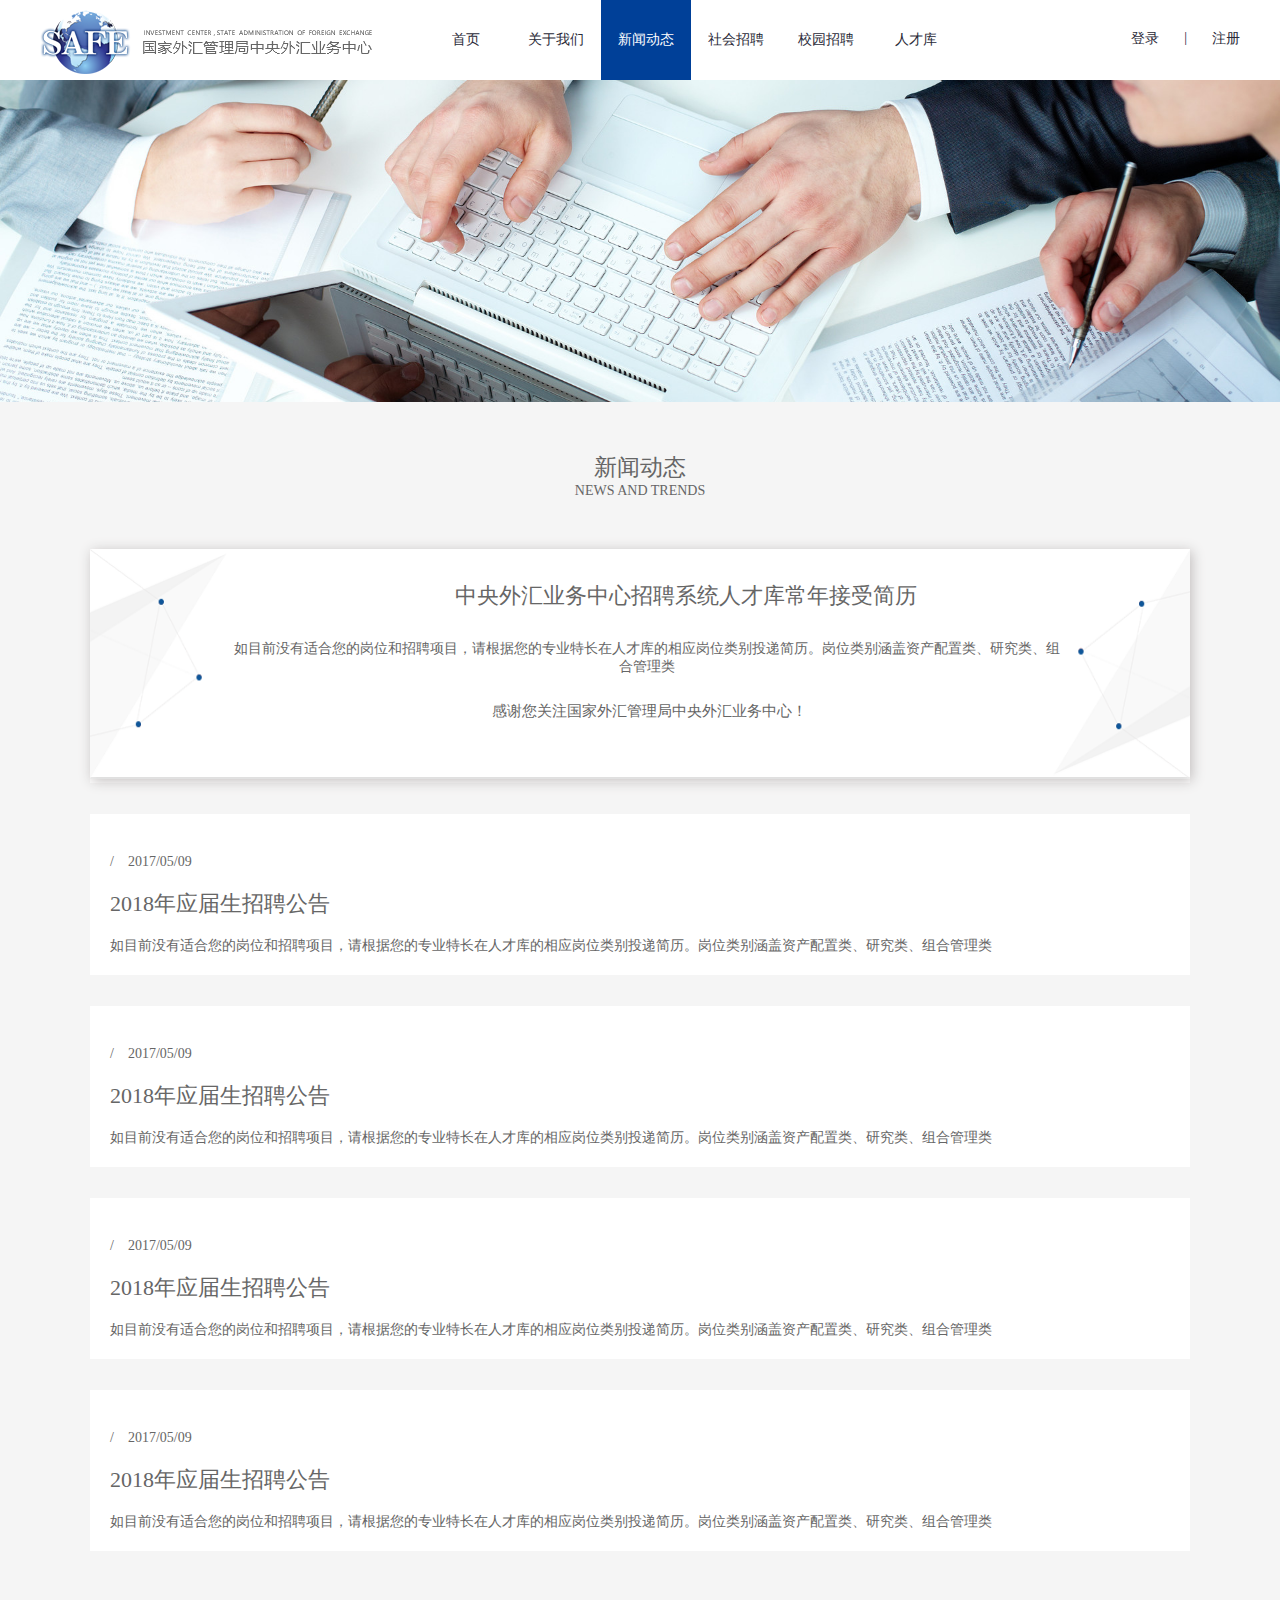
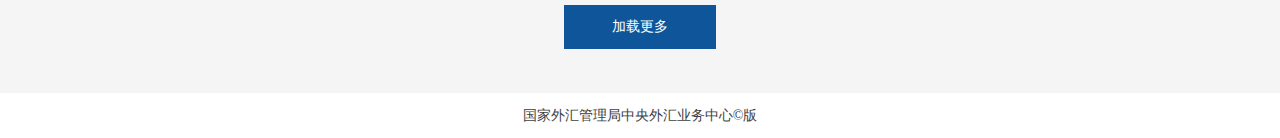
<file: news/news.html>
<!DOCTYPE html>
<html lang="en">

<head>
    <meta charset="UTF-8">
    <title>社会问题</title>
    <link rel="stylesheet" href="../css/common.css" charset="utf-8">
    <link rel="stylesheet" href="../css/news.css" charset="utf-8">
</head>

<body>
    <div class="header">
        <div class="header-logo"><img src="../images/logo.png" alt="" /></div>
        <div class="header-menu">
            <ul>
                <li><a href="../index.html">首页</a></li>
                <li><a href="../aboutus/aboutus.html">关于我们</a></li>
                <li><a class="hover" href="news.html">新闻动态</a></li>
                <li><a href="../social/social.html">社会招聘</a>
                    <ul class="menuTwo">
                        <li><a href="../social/socialstation.html">招聘岗位</a></li>
                        <li><a href="../social/socialflow.html">招聘流程</a></li>
                        <li><a href="../social/socialquestion.html">常见问题</a></li>
                    </ul>
                </li>
                <li><a href="../campus/campus.html">校园招聘</a>
                    <ul class="menuTwo">
                        <li><a href="../campus/campusstation.html">招聘岗位</a></li>
                        <li><a href="../campus/campusflow.html">招聘流程</a></li>
                        <li><a href="../campus/campusquestion.html">常见问题</a></li>
                    </ul>
                </li>
                <li><a href="../talent/talent.html">人才库</a></li>
            </ul>
        </div>
        <div class="header-login">
            <a href="">登录</a>
            <a href="">|</a>
            <a href="">注册</a>
        </div>
    </div>
    <div class="banner"><img src="../images/socialflow3.png" width="100%" alt="" /></div>
    <div class="mian">
        <div class="container">
            <div class="moduleName">
                <p>新闻动态</p>
                <span>NEWS AND TRENDS</span>
            </div>
            <div class="resumequ">
                <div class="newsstuas">
                    <img src="../images/newsstuas.png" alt="">
                    <div class="newsstuas1">中央外汇业务中心招聘系统人才库常年接受简历</div>
                    <div class="newsstuas2">如目前没有适合您的岗位和招聘项目，请根据您的专业特长在人才库的相应岗位类别投递简历。岗位类别涵盖资产配置类、研究类、组合管理类</div>
                    <div class="newsstuas3">感谢您关注国家外汇管理局中央外汇业务中心！</div>
                </div>
            </div>
            <div class="resumequ1" onclick="javascript:location.href='newscontent.html' ">
                <div class="time">/　2017/05/09 </div>
                <div class="gungao">2018年应届生招聘公告 </div>
                <div class="neirong">如目前没有适合您的岗位和招聘项目，请根据您的专业特长在人才库的相应岗位类别投递简历。岗位类别涵盖资产配置类、研究类、组合管理类</div>
            </div>
            <div class="resumequ1" onclick="javascript:location.href='newscontent.html' ">
                <div class="time">/　2017/05/09 </div>
                <div class="gungao">2018年应届生招聘公告 </div>
                <div class="neirong">如目前没有适合您的岗位和招聘项目，请根据您的专业特长在人才库的相应岗位类别投递简历。岗位类别涵盖资产配置类、研究类、组合管理类</div>
            </div>
            <div class="resumequ1" onclick="javascript:location.href='newscontent.html' ">
                <div class="time">/　2017/05/09 </div>
                <div class="gungao">2018年应届生招聘公告 </div>
                <div class="neirong">如目前没有适合您的岗位和招聘项目，请根据您的专业特长在人才库的相应岗位类别投递简历。岗位类别涵盖资产配置类、研究类、组合管理类</div>
            </div>
            <div class="resumequ1" onclick="javascript:location.href='newscontent.html' ">
                <div class="time">/　2017/05/09 </div>
                <div class="gungao">2018年应届生招聘公告 </div>
                <div class="neirong">如目前没有适合您的岗位和招聘项目，请根据您的专业特长在人才库的相应岗位类别投递简历。岗位类别涵盖资产配置类、研究类、组合管理类</div>
            </div>
        </div>

        <div class="boxbutton">
            <div class="buttonAdd"><span>加载更多</span></div>
        </div>

    </div>

    <div class="footer1">国家外汇管理局中央外汇业务中心©版</div>
</body>

</html>
</file>
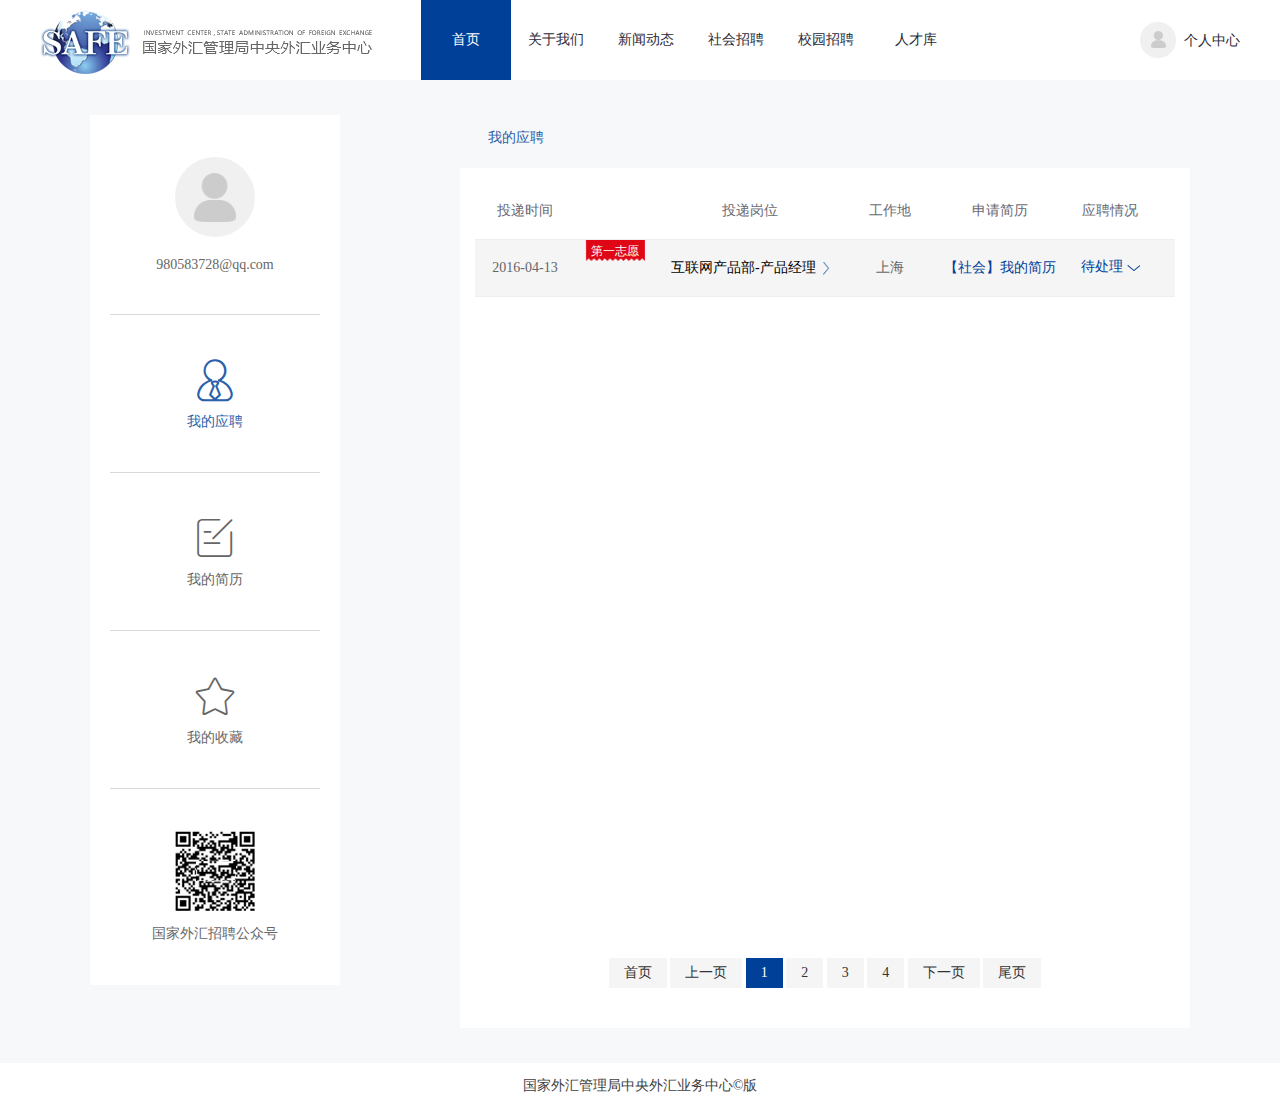
<file: personalCenter/personalCenter.html>
<!DOCTYPE html>
<html lang="en">

<head>
    <meta charset="UTF-8">
    <!-- <meta name="viewport" content="width=device-width, initial-scale=1.0"> -->
    <meta http-equiv="X-UA-Compatible" content="ie=edge,chrome=1">
    <title>个人中心</title>
    <link rel="stylesheet" href="../css/common.css" charset="utf-8">
    <link rel="stylesheet" href="../css/personalCenter.css" charset="utf-8">
    <link rel="stylesheet" href="../css/fonts/iconfont.css">
    <link rel="stylesheet" href="../css/iconfonts/iconfont.css">


    <script type="text/javascript" src="../js/jquery.min.js"></script>

</head>

<body>
    <div class="header">
        <div class="header-logo"><img src="../images/logo.png" alt="" /></div>
        <div class="header-menu">
            <ul>
                <li><a class="hover" href="../index.html">首页</a></li>
                <li><a href="../aboutus/aboutus.html">关于我们</a></li>
                <li><a href="../news/news.html">新闻动态</a></li>
                <li><a href="../social/social.html">社会招聘</a>
                    <ul class="menuTwo">
                        <li><a href="../social/socialstation.html">招聘岗位</a></li>
                        <li><a href="../social/socialflow.html">招聘流程</a></li>
                        <li><a href="../social/socialquestion.html">常见问题</a></li>
                    </ul>
                </li>
                <li><a href="../campus/campus.html">校园招聘</a>
                    <ul class="menuTwo">
                        <li><a href="../campus/campusstation.html">招聘岗位</a></li>
                        <li><a href="../campus/campusflow.html">招聘流程</a></li>
                        <li><a href="../campus/campusquestion.html">常见问题</a></li>
                    </ul>
                </li>
                <li><a href="../talent/talent.html">人才库</a></li>
            </ul>
        </div>
        <div class="header-login">
            <ul>
                <li>
                    <a href="javascript:void(0);" class="userCenter">
                        <div></div>
                        <span onclick="gotoUserCenter();">个人中心</span>
                    </a>
                </li>
                <li>
                    <div class="for_userCenter" style="display: none;">
                        <div class="changepassword" onclick="changePassShow()">修改密码</div>
                        <div id="goOutShow" class="logout">注销</div>
                    </div>
                </li>
            </ul>
        </div>
    </div>
    <div class="middle_block">
        <div class="container">
            <div class="left_side">
                <ul class="left_nav">
                    <li class="person_info">
                        <div></div>
                        <span class="user_name">980583728@qq.com</span>
                        <!-- <p class="edit_avatar">编辑头像</p> -->
                    </li>
                    <li class="my_application" style="color:#2b60ab;">
                        <i class="icon iconfont">&#xe680;</i>
                        <p>我的应聘</p>
                    </li>
                    <li class="my_resume">
                        <i class="icon iconfont">&#xe605;</i>
                        <p>我的简历</p>
                    </li>
                    <li class="my_collection">
                        <i class="icon iconfont">&#xe60b;</i>
                        <p>我的收藏</p>
                    </li>

                    <li class="weixinhao">
                        <img src="../images/weixinhao.png" alt="">
                        <p>国家外汇招聘公众号</p>
                    </li>
                </ul>
            </div>
            <div class="right_side">
                <p class="right_title">我的应聘</p>
                <div class="right_content">
                    <!-- change sections here -->
                    <div class="for_my_application" style="display:block;">
                        <ul>
                            <li class="application_table_title">
                                <div class="application_time">投递时间</div>
                                <div class="application_recruitment">投递岗位</div>
                                <div class="job_address">工作地</div>
                                <div class="application_resume">申请简历</div>
                                <div class="application_situation">应聘情况</div>
                            </li>
                            <li class="application_table_content">
                                <div class="application_time_desc">2016-04-13</div>
                                <div class="application_recruitment_desc"><a href="javascript:void(0);" onclick="showDetails();">互联网产品部-产品经理 <img src="../images/jt-right.png" alt=""></a></div>
                                <div class="job_address_desc">上海</div>
                                <div class="application_resume_desc">【社会】我的简历</div>
                                <div class="application_situation_desc"><span>待处理<img src="../images/jt-bottom2.png" alt=""></span></div>
                                <div class="red_tips">第一志愿</div>
                                <div class="for_application_situation" style="display:none;">
                                    <div class="progressbar">
                                        <ul>
                                            <li class="progress_begin">
                                                <div></div>
                                                <p>投递简历</p>
                                            </li>
                                            <li>
                                                <div></div>
                                                <p>待处理</p>
                                            </li>
                                            <li>
                                                <div></div>
                                                <p>复筛</p>
                                            </li>
                                            <li>
                                                <div></div>
                                                <p>一面</p>
                                            </li>
                                            <li>
                                                <div></div>
                                                <p>二面</p>
                                            </li>
                                            <li>
                                                <div></div>
                                                <p>入职</p>
                                            </li>
                                        </ul>
                                        <span class="progress_time1">2016-03-13</span>
                                        <span class="progress_time2">03-14</span>
                                        <span class="progress_time3">03-15</span>
                                    </div>
                                </div>
                            </li>
                        </ul>
                        <div class="flip">
                            <a href="">首页</a>
                            <a href="">上一页</a>
                            <a class="hover" href="">1</a>
                            <a href="">2</a>
                            <a href="">3</a>
                            <a href="">4</a>
                            <a href="">下一页</a>
                            <a href="">尾页</a>

                        </div>
                    </div>
                    <div class="for_my_resume" style="display:none;">
                        <!-- 存在简历的时候 -->
                        <div class="exist_resume" style="position:relative;width:100%;height:100%;display:block;">
                            <ul>
                                <li>
                                    <div class="recruit_type">社招</div>
                                    <div class="resume_info">
                                        <span class="resume_name">李氏眼的简历1</span>
                                        <span class="is_complete">不完整</span>
                                        <div class="resume_edit">
                                            <a style="display: none;">
                                                <span><i class="icon iconfont">&#xe61b;</i>编辑</span>
                                                <span class="delete"><i class="icon iconfont">&#xe61c;</i>删除</span>
                                                <span><i class="icon iconfont">&#xe681;</i>预览</span>
                                            </a>
                                        </div>
                                        <div class="resume_type">【中文简历】</div>
                                        <div class="resume_create_time">2016-11-12创建</div>
                                    </div>
                                </li>
                            </ul>
                            <div class="flip">
                                <a href="">首页</a>
                                <a href="">上一页</a>
                                <a class="hover" href="">1</a>
                                <a href="">2</a>
                                <a href="">3</a>
                                <a href="">4</a>
                                <a href="">下一页</a>
                                <a href="">尾页</a>

                            </div>
                        </div>
                        <!-- 不存在简历的时候 -->
                        <div class="non-existent_resume" style="position:relative;width:100%;height:100%;display:none;">
                            <img width="400" src="../images/resume_state.png" alt="">
                            <p>这里空空如也，赶快开始职业新路程~</p>
                            <div class="create_resume">新建简历</div>
                        </div>
                    </div>
                    <div class="for_my_collection" style="display:none;">
                        <table class="list-table-std" width="100%">
                            <tr>
                                <th width="30"></th>
                                <th>职位名称</th>
                                <th>招聘类别</th>
                                <th>工作地点</th>
                                <th>招聘人数</th>
                                <th></th>
                            </tr>
                            <tr class="clickHot">
                                <td><span class="firemark"></span></td>
                                <td>销售工程师（储能）</td>
                                <td>销售类别</td>
                                <td>工作地点</td>
                                <td>招聘人数</td>
                                <td><span class="arrow-grey hand"></span></td>
                            </tr>
                            <tr class="hideTR">
                                <td colspan="99">
                                    <div class="content-layout-1">
                                        <dl>
                                            <dt>工作职责</dt>
                                            <dd>1.负责开发国内储能系统业务市场的行业客户和项目</dd>
                                            <dd>2.负责管理和支持国内储能系统行业的渠道合作伙伴，与之建立并保持</dd>
                                            <dd>3.负责管理和支持国内储能系统行业的渠道合作伙伴，与之建立并保持</dd>
                                            <dd>4.负责管理和支持国内储能系统行业的渠道合作伙伴，与之建立并保持</dd>
                                        </dl>
                                        <dl class="mt10">
                                            <dt>工作需求</dt>
                                            <dd>1.负责开发国内储能系统业务市场的行业客户和项目</dd>
                                            <dd>2.负责管理和支持国内储能系统行业的渠道合作伙伴，与之建立并保持</dd>
                                        </dl>
                                        <dl class="mt10">
                                            <dt>招聘类型</dt>
                                            <dd>全职</dd>
                                        </dl>
                                        <div class="bub">
                                            <span class="pub-button-small style_red"><i class="icon iconfont" style="margin-right:4px;">&#xe647;</i>申请职位</span>
                                            <span class="pub-button-small style_lightred ml10"><i class="icon iconfont" style="margin-right:4px;">&#xe60b;</i>收藏职位</span>
                                        </div>
                                    </div>
                                </td>
                            </tr>
                            <tr class="clickHot">
                                <td><span class="firemark"></span></td>
                                <td>销售工程师（储能）</td>
                                <td>销售类别</td>
                                <td>工作地点</td>
                                <td>招聘人数</td>
                                <td><span class="arrow-grey hand"></span></td>
                            </tr>
                            <tr class="hideTR">
                                <td colspan="99">
                                    <div class="content-layout-1">
                                        <dl>
                                            <dt>工作职责</dt>
                                            <dd>1.负责开发国内储能系统业务市场的行业客户和项目</dd>
                                            <dd>2.负责管理和支持国内储能系统行业的渠道合作伙伴，与之建立并保持</dd>
                                            <dd>3.负责管理和支持国内储能系统行业的渠道合作伙伴，与之建立并保持</dd>
                                            <dd>4.负责管理和支持国内储能系统行业的渠道合作伙伴，与之建立并保持</dd>
                                        </dl>
                                        <dl class="mt10">
                                            <dt>工作需求</dt>
                                            <dd>1.负责开发国内储能系统业务市场的行业客户和项目</dd>
                                            <dd>2.负责管理和支持国内储能系统行业的渠道合作伙伴，与之建立并保持</dd>
                                        </dl>
                                        <dl class="mt10">
                                            <dt>招聘类型</dt>
                                            <dd>全职</dd>
                                        </dl>
                                        <div class="bub">
                                            <span class="pub-button-small style_red"><i class="icon iconfont" style="margin-right:4px;">&#xe647;</i>申请职位</span>
                                            <span class="pub-button-small style_lightred ml10"><i class="icon iconfont" style="margin-right:4px;">&#xe60b;</i>收藏职位</span>
                                        </div>
                                    </div>
                                </td>
                            </tr>
                            <tr class="clickHot">
                                <td><span class="firemark"></span></td>
                                <td>销售工程师（储能）</td>
                                <td>销售类别</td>
                                <td>工作地点</td>
                                <td>招聘人数</td>
                                <td><span class="arrow-grey hand"></span></td>
                            </tr>
                            <tr class="hideTR">
                                <td colspan="99">
                                    <div class="content-layout-1">
                                        <dl>
                                            <dt>工作职责</dt>
                                            <dd>1.负责开发国内储能系统业务市场的行业客户和项目</dd>
                                            <dd>2.负责管理和支持国内储能系统行业的渠道合作伙伴，与之建立并保持</dd>
                                            <dd>3.负责管理和支持国内储能系统行业的渠道合作伙伴，与之建立并保持</dd>
                                            <dd>4.负责管理和支持国内储能系统行业的渠道合作伙伴，与之建立并保持</dd>
                                        </dl>
                                        <dl class="mt10">
                                            <dt>工作需求</dt>
                                            <dd>1.负责开发国内储能系统业务市场的行业客户和项目</dd>
                                            <dd>2.负责管理和支持国内储能系统行业的渠道合作伙伴，与之建立并保持</dd>
                                        </dl>
                                        <dl class="mt10">
                                            <dt>招聘类型</dt>
                                            <dd>全职</dd>
                                        </dl>
                                        <div class="bub">
                                            <span class="pub-button-small style_red"><i class="icon iconfont" style="margin-right:4px;">&#xe647;</i>申请职位</span>
                                            <span class="pub-button-small style_lightred ml10"><i class="icon iconfont" style="margin-right:4px;">&#xe60b;</i>收藏职位</span>
                                        </div>
                                    </div>
                                </td>
                            </tr>
                            <tr class="clickHot">
                                <td><span class="firemark"></span></td>
                                <td>销售工程师（储能）</td>
                                <td>销售类别</td>
                                <td>工作地点</td>
                                <td>招聘人数</td>
                                <td><span class="arrow-grey hand"></span></td>
                            </tr>
                            <tr class="hideTR">
                                <td colspan="99">
                                    <div class="content-layout-1">
                                        <dl>
                                            <dt>工作职责</dt>
                                            <dd>1.负责开发国内储能系统业务市场的行业客户和项目</dd>
                                            <dd>2.负责管理和支持国内储能系统行业的渠道合作伙伴，与之建立并保持</dd>
                                            <dd>3.负责管理和支持国内储能系统行业的渠道合作伙伴，与之建立并保持</dd>
                                            <dd>4.负责管理和支持国内储能系统行业的渠道合作伙伴，与之建立并保持</dd>
                                        </dl>
                                        <dl class="mt10">
                                            <dt>工作需求</dt>
                                            <dd>1.负责开发国内储能系统业务市场的行业客户和项目</dd>
                                            <dd>2.负责管理和支持国内储能系统行业的渠道合作伙伴，与之建立并保持</dd>
                                        </dl>
                                        <dl class="mt10">
                                            <dt>招聘类型</dt>
                                            <dd>全职</dd>
                                        </dl>
                                        <div class="bub">
                                            <span class="pub-button-small style_red"><i class="icon iconfont" style="margin-right:4px;">&#xe647;</i>申请职位</span>
                                            <span class="pub-button-small style_lightred ml10"><i class="icon iconfont" style="margin-right:4px;">&#xe60b;</i>收藏职位</span>
                                        </div>
                                    </div>
                                </td>
                            </tr>
                        </table>
                    </div>

                </div>
            </div>
        </div>
    </div>
    <div class="footer1">国家外汇管理局中央外汇业务中心©版</div>
    <div class="mask" style="display:none;">
        <div class="for_application_recruitment_desc">
            <p class="recruitment_title">互联网产品部-产品经理<i class="icon iconfont">&#xe707;</i></p>
            <i class="icon iconfont cancle">&#xe606;</i>
            <ul class="detail">
                <li class="work_place">工作地点：<span>上海</span></li>
                <li class="position_type">职位类别：<span>技术类</span></li>
                <li class="recruit_number">招聘人数：<span>2人</span></li>
                <li class="recruit_institution">招聘机构：<span>上海分公司</span></li>
            </ul>
            <p class="work_duty_title">工作职责</p>
            <ul class="work_duty">
                <li>工作职责 负责游戏官方网站建设的各类应用的开发、运营；</li>
                <li>负责在线活动、营销系统的开发、运营；</li>
                <li>负责营销相关平台的开发。</li>
            </ul>
            <p class="work_require_title">工作要求</p>
            <ul class="work_require">
                <li>1、本科以上学历，计算机软件或相关专业； </li>
                <li>2、3年及以上开发工作经验；</li>
                <li>3、软件知识结构全面，基础扎实，精通常用数据结构与算法；</li>
                <li>4、软件知识结构全面，基础扎实，精通常用数据结构与算法；</li>
                <li>5、软件知识结构全面，基础扎实，精通常用数据结构与算法；</li>
                <li>6、软件知识结构全面，基础扎实，精通常用数据结构与算法；软件知识结构全面，基础扎实，精通常用数据结构与算法；软件知识结构全面，基础扎实，精通常用数据结构与算法；软件知识结构全面，基础扎实，精通常用数据结构与算法；</li>
                <li>7、软件知识结构全面，基础扎实，精通常用数据结构与算法；</li>
            </ul>
        </div>
    </div>
</body>


<script>
    // 我的应聘
    $(".my_application").click(function() {
        $(".for_my_resume").hide();
        $(".for_my_collection").hide();

        $(".for_my_application").show();

        $(this).css('color', '#2b60ab');
        $(".my_resume").css('color', '#666666');
        $(".my_collection").css('color', '#666666');

        $(".right_title").html($(this).find("p").html());
    });
    //我的简历
    $(".my_resume").click(function() {
        $(".for_my_collection").hide();
        $(".for_my_application").hide();

        $(".for_my_resume").show();
        $(this).css('color', '#2b60ab');
        $(".my_application").css('color', '#666666');
        $(".my_collection").css('color', '#666666');

        $(".right_title").html($(this).find("p").html());
    });
    //我的收藏
    $(".my_collection").click(function() {
        $(".for_my_resume").hide();
        $(".for_my_application").hide();

        $(".for_my_collection").show();
        $(this).css('color', '#2b60ab');
        $(".my_application").css('color', '#666666');
        $(".my_resume").css('color', '#666666');

        $(".right_title").html($(this).find("p").html());
    });

    $(".for_my_resume li").on('mouseover', function() {
        $(this).find(".resume_edit a").show();
    });
    $(".for_my_resume li").on('mouseout', function() {
        $(this).find(".resume_edit a").hide();
    });

    $(".delete").on("click", function() {
        $(this).parents("li").remove();
        if ($(".exist_resume").find("li").length > 0) {
            $(".exist_resume").show();
            $(".non-existent_resume").hide();
        } else {
            $(".exist_resume").hide();
            $(".non-existent_resume").show();
        }
    });

    $('.list-table-std .clickHot').on('click', function() {

        var $this = $(this),
            $hideTr = $this.next('.hideTR');

        if ($this.hasClass('open1')) {
            $this.removeClass('open1');
            $hideTr.removeClass('open');
        } else {
            $this.addClass('open1');
            $hideTr.addClass('open');
        }
    });
    $(".application_situation_desc span").click(function() {
        if ($(this).hasClass('cc')) {
            $(this).removeClass('cc');
            $(".for_application_situation").hide();
            $(this).find('img').css('transform', 'rotate(0)');
        } else {
            $(this).addClass('cc');
            $(".for_application_situation").show();
            $(this).find('img').css('transform', 'rotate(180deg)');
        }

    });
    // 此处是模拟后台获取到的待处理进度，假设为第四步进入了一面的情况
    var step = 3;
    // 方法一：
    // var info = '.progressbar li:lt(' + step + ')';
    // var lis = $(info);
    // lis.addClass('completed');
    // 方法二：
    for (var i = 0; i < step; i++) {
        $($(".progressbar li")[i]).addClass('completed');
    }

    function cl() {
        if ($(".for_userCenter").css("display") == "none") {
            $(".for_userCenter").css("display", "block");
        } else {
            $(".for_userCenter").css("display", "none");
        }
    }
    var documentHeight = $(document).height();
    console.log(documentHeight);
    $(".mask").height(documentHeight);

    function showDetails() {
        $(".mask").show();
    }
    $(".cancle").click(function() {
        $(".mask").hide();
    });
    $(document).click(function(event) {
        var target = $(event.target);
        if (target.is(".mask")) {
            $(".mask").hide();
        }
    });








    timerCL = [];
    $('.userCenter').mouseenter(function() {
        for (var each in timerCL) {
            clearInterval(timerCL[each]);
        }
        $('.for_userCenter').show();
    });
    $('.userCenter').mouseout(function() {
        timerCL.push(setTimeout("$('.for_userCenter').hide()", 1000));
    });
    $('.for_userCenter').mouseenter(function() {
        for (var each in timerCL) {
            clearInterval(timerCL[each]);
        }
        $('.for_userCenter').show();
    });
    $('.for_userCenter').mouseout(function() {
        timerCL.push(setTimeout("$('.for_userCenter').hide()", 1000));
    });
</script>


</html>
</file>
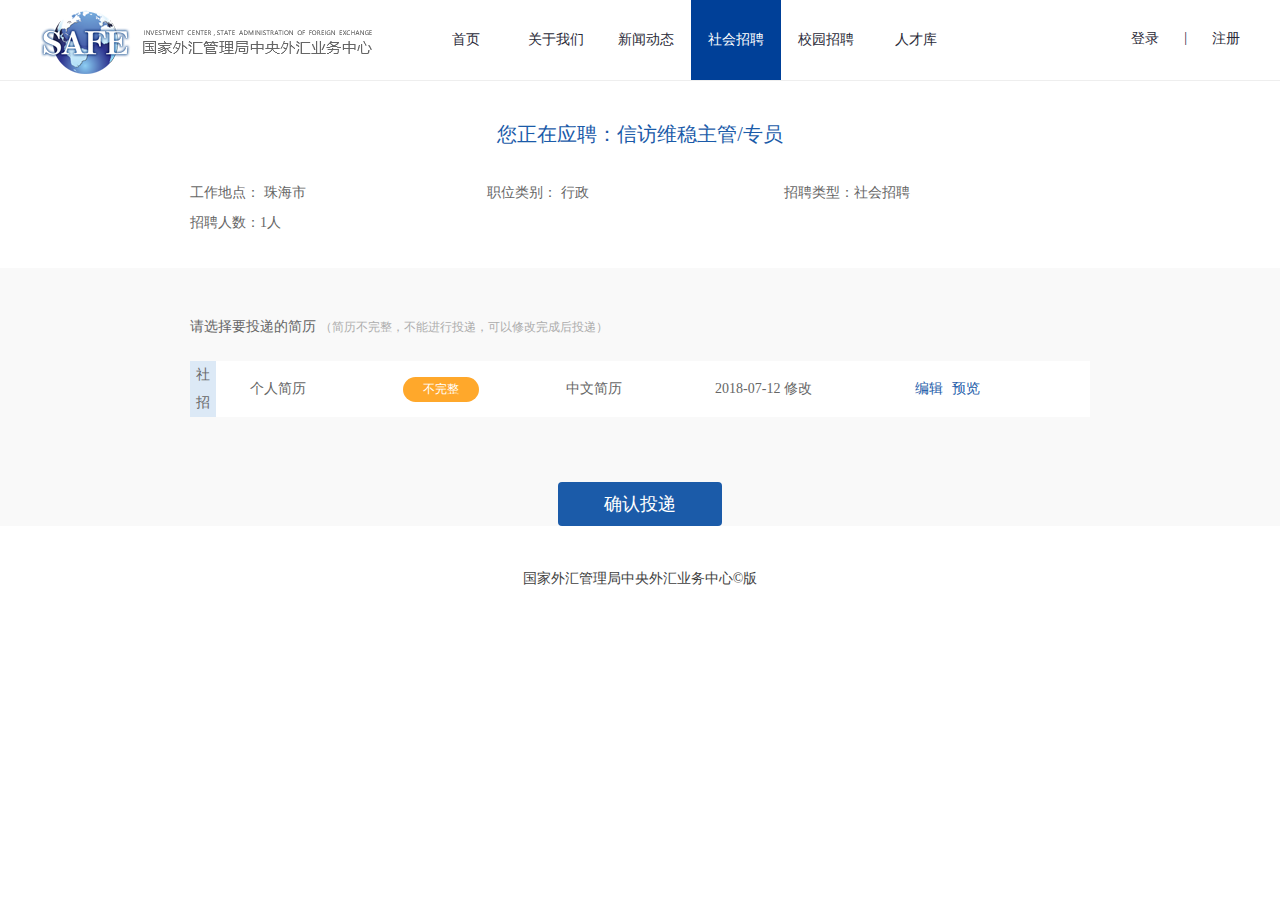
<file: social/recruimentSocial.html>
<!DOCTYPE html>
<html lang="en">

<head>
    <meta charset="UTF-8">
    <title>首页</title>
    <link rel="stylesheet" href="../css/common.css" charset="utf-8">
    <link rel="stylesheet" href="../css/recuimentSocial.css" charset="utf-8">
</head>

<body>
    <div class="header">
        <div class="header-logo"><img src="../images/logo.png" alt="" /></div>
        <div class="header-menu">
            <ul>
                <li><a href="../index.html">首页</a></li>
                <li><a href="../aboutus/aboutus.html">关于我们</a></li>
                <li><a href="../news/news.html">新闻动态</a></li>
                <li><a class="hover" href="social.html">社会招聘</a>
                    <ul class="menuTwo">
                        <li><a href="socialstation.html">招聘岗位</a></li>
                        <li><a href="socialflow.html">招聘流程</a></li>
                        <li><a href="socialquestion.html">常见问题</a></li>
                    </ul>
                </li>
                <li><a href="../campus/campus.html">校园招聘</a>
                    <ul class="menuTwo">
                        <li><a href="../campus/campusstation.html">招聘岗位</a></li>
                        <li><a href="../campus/campusflow.html">招聘流程</a></li>
                        <li><a href="../campus/campusquestion.html">常见问题</a></li>
                    </ul>
                </li>
                <li><a href="../talent/talent.html">人才库</a></li>
            </ul>
        </div>
        <div class="header-login">
            <a href="">登录</a>
            <a href="">|</a>
            <a href="">注册</a>
        </div>
    </div>
    <div class="index-banner">
        <div class="lay-content" style="background: #f9f9f9;">
            <div class="rc-box-3">
                <div class="wrapper">
                    <div class="pos-tip">您正在应聘：信访维稳主管/专员</div>
                    <ul class="pos-detail">
                        <li>工作地点：
                            <font title="珠海市" initialletter="Z">珠海市</font>
                        </li>
                        <li>职位类别：
                            <font title="行政" initialletter="X">行政</font>
                        </li>
                        <li>招聘类型：社会招聘</li>
                        <li>招聘人数：1人</li>
                        <li>

                        </li>
                    </ul>
                </div>
            </div>
            <div class="rc-box-4">
                <div class="pos-table-tip">
                    <span>请选择要投递的简历</span>
                    <span class="pos-table-subTip">（简历不完整，不能进行投递，可以修改完成后投递）</span>
                </div>
                <form name="applyForm" action="/wt/huafagroup/web/templet1000/index/corpshowNewDeliveryRecordhuafagroup!validateApplyPosition?operational=[base64]"
                    method="post">
                    <input type="hidden" name="recruitType" id="recruitType" value="2">
                    <input type="hidden" name="lanType" id="resumeLanType" value="">
                    <input type="hidden" name="totalScore" id="totalScore">
                    <input type="hidden" name="brandCode" id="brandCode" value="1">
                    <input type="hidden" name="postId" value="114701">
                    <input type="hidden" name="positionName" value="信访维稳主管/专员">
                    <input type="hidden" id="submitUserId" name="submitUserId" value="a74966cfb43e314e">
                    <input type="hidden" name="resumeIdList" id="resumeIdList" value="">
                    <input type="hidden" id="114701" name="114701">

                    <table class="pos-table">
                        <tbody>
                            <tr resumeid="160002" lantype="1" onclick="selcetLanType(this);">
                                <td class="pos-table-header">社招</td>
                                <td>个人简历</td>
                                <td>
                                    <span class="pos-table-tag">不完整</span>
                                </td>
                                <td>中文简历</td>
                                <td>2018-07-12&nbsp;修改</td>
                                <td>
                                    <a class="table-oper" onclick="openUpdate(160002,1,'\u4E2A\u4EBA\u7B80\u5386','2');"> 编辑</a>
                                    <a class="table-oper" onclick="openView(160002,1,'\u4E2A\u4EBA\u7B80\u5386','2');">预览</a>
                                </td>
                                <td class="pos-table-mark">
                                    <i></i>
                                </td>
                            </tr>
                        </tbody>
                    </table>
                </form>
            </div>
            <div class="centerBtn">
                <a class="lookMore" onclick="applyPosition();">确认投递</a>
            </div>
        </div>

    </div>
    <div class="footer1">国家外汇管理局中央外汇业务中心©版</div>
</body>


</html>
</file>
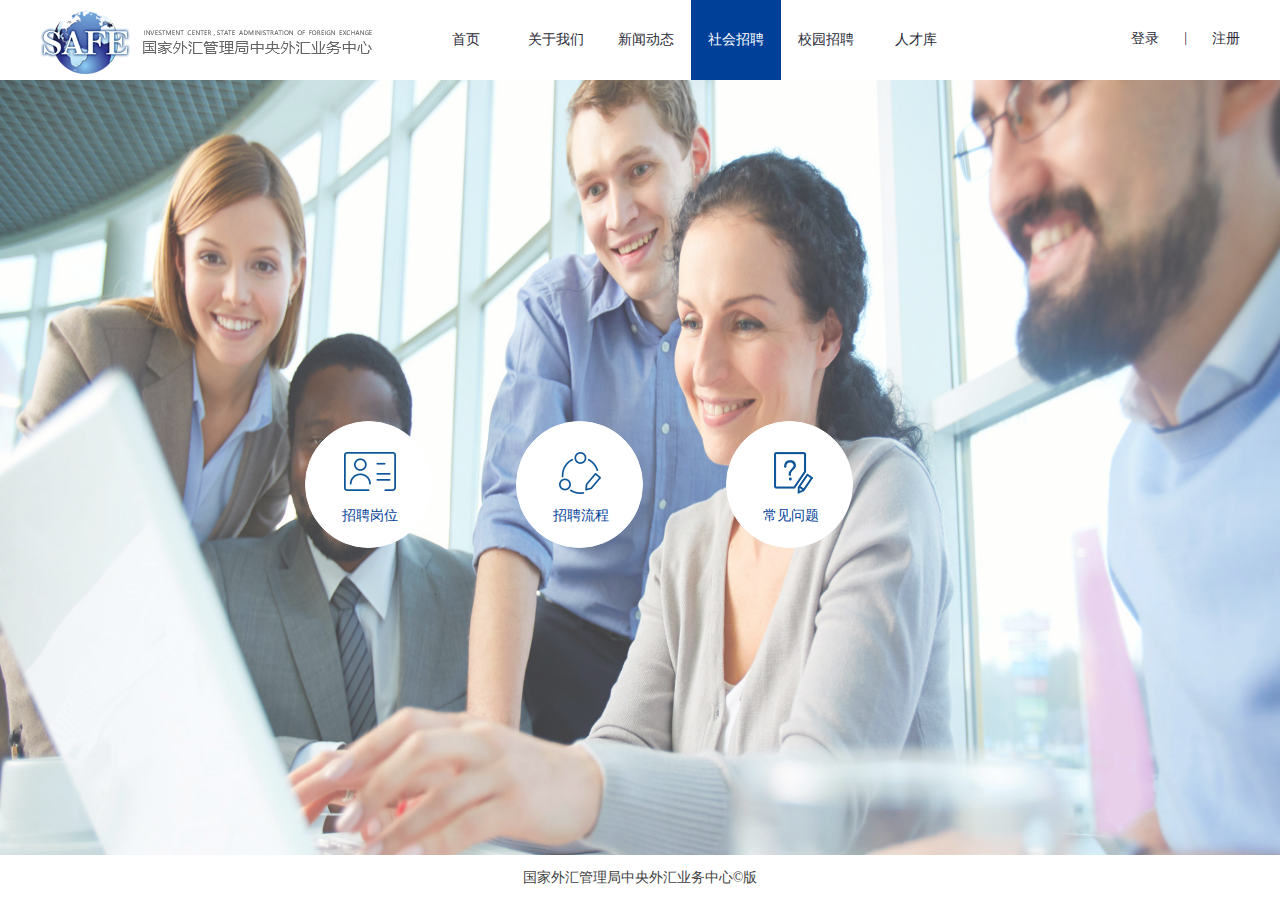
<file: social/social.html>
<!DOCTYPE html>
<html lang="en">

<head>
    <meta charset="UTF-8">
    <title>首页</title>
    <link rel="stylesheet" href="../css/common.css" charset="utf-8">
    <link rel="stylesheet" href="../css/social.css" charset="utf-8">
</head>

<body>
    <div class="header">
        <div class="header-logo"><img src="../images/logo.png" alt="" /></div>
        <div class="header-menu">
            <ul>
                <li><a href="../index.html">首页</a></li>
                <li><a href="../aboutus/aboutus.html">关于我们</a></li>
                <li><a href="../news/news.html">新闻动态</a></li>
                <li><a class="hover" href="social.html">社会招聘</a>
                    <ul class="menuTwo">
                        <li><a href="socialstation.html">招聘岗位</a></li>
                        <li><a href="socialflow.html">招聘流程</a></li>
                        <li><a href="socialquestion.html">常见问题</a></li>
                    </ul>
                </li>
                <li><a href="../campus/campus.html">校园招聘</a>
                    <ul class="menuTwo">
                        <li><a href="../campus/campusstation.html">招聘岗位</a></li>
                        <li><a href="../campus/campusflow.html">招聘流程</a></li>
                        <li><a href="../campus/campusquestion.html">常见问题</a></li>
                    </ul>
                </li>
                <li><a href="../talent/talent.html">人才库</a></li>
            </ul>
        </div>
        <div class="header-login">
            <a href="">登录</a>
            <a href="">|</a>
            <a href="">注册</a>
        </div>
    </div>
    <div class="index-banner">
        <ul class="slider-main">
            <li class="slider-panel">
            </li>
        </ul>
        <div class="menuUl">
            <div class="hi-icon-effect-1 hi-icon-effect-1a">
                <a href="socialstation.html" class="hi-icon1 ">
                    <img class="hi-icon1-1" src="../images/social_03.jpg" alt="">
                    <span class="hi-question">招聘岗位</span>
                </a>
                <a href="socialflow.html" class="hi-icon1 ">
                    <img class="hi-icon1-2" src="../images/social_05.jpg" alt="">
                    <span class="hi-question">招聘流程</span>
                </a>
                <a href="socialquestion.html" class="hi-icon1 ">
                    <img class="hi-icon1-3" src="../images/social_08.jpg" alt="">
                    <span class="hi-question">常见问题</span>
                </a>
            </div>
        </div>
        <div class="menuUl1" style="display:none;">
            <div class="zanwu">暂无岗位</div>
            <div class="ruguo">如果目前没有适合您的职位，请通过人才库提交您的简历，今后若有相关职位我们会与您取得联系。</div>
            <div class="reninput">人才库</div>
        </div>
    </div>
    <div class="footer">国家外汇管理局中央外汇业务中心©版</div>
</body>


</html>
</file>
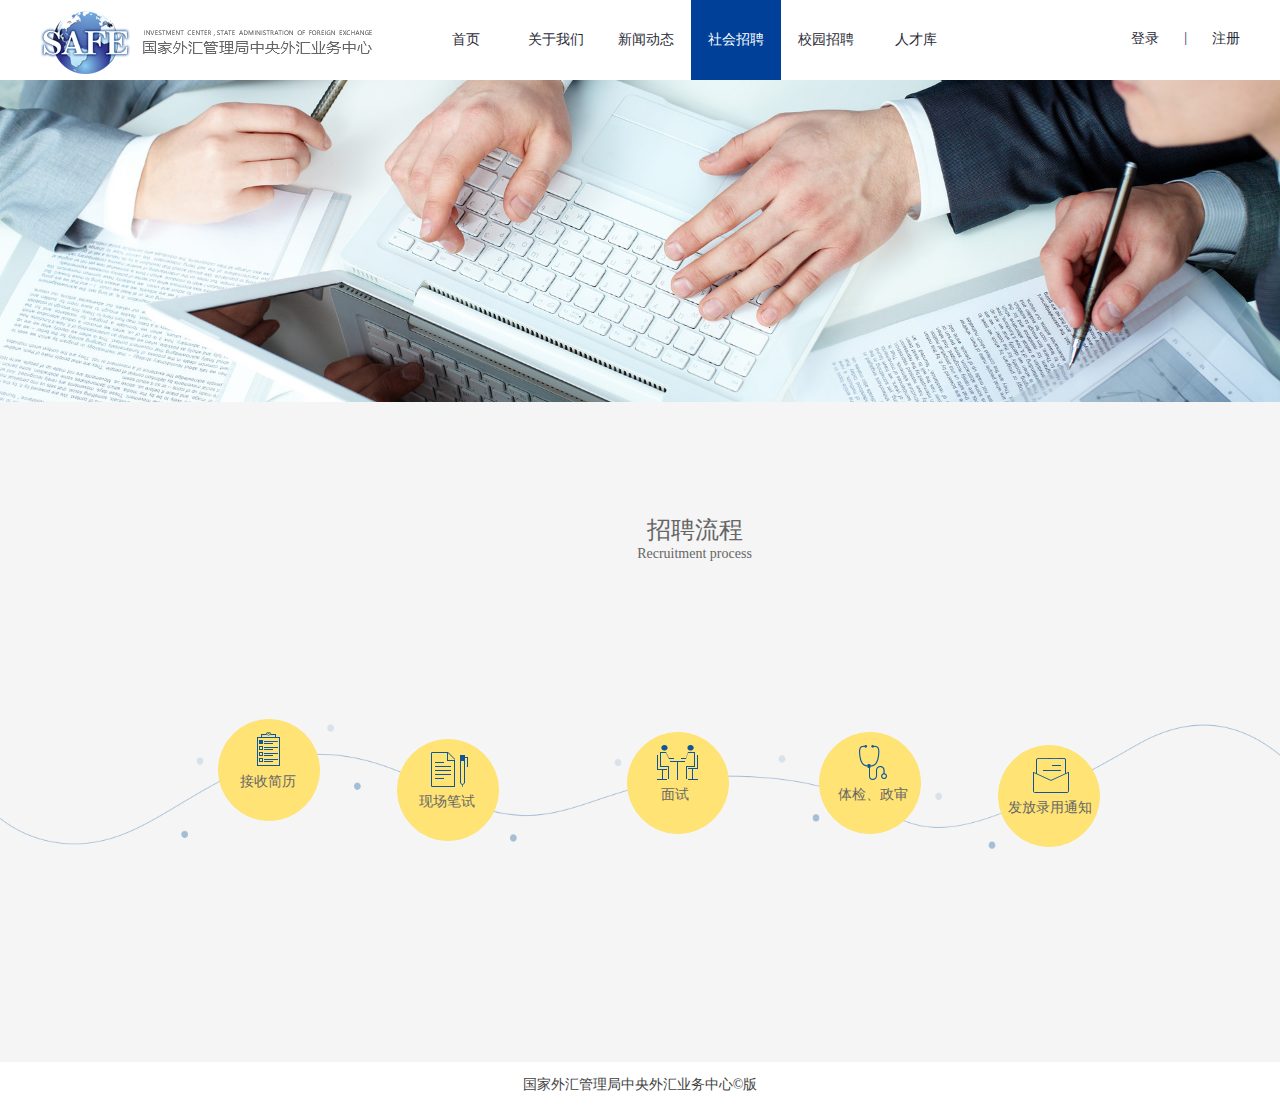
<file: social/socialflow.html>
<!DOCTYPE html>
<html lang="en">

<head>
    <meta charset="UTF-8">
    <title>社会流程</title>
    <link rel="stylesheet" href="../css/common.css" charset="utf-8">
    <link rel="stylesheet" href="../css/socialflow.css" charset="utf-8">

</head>

<body>
    <div class="header">
        <div class="header-logo"><img src="../images/logo.png" alt="" /></div>
        <div class="header-menu">
            <ul>
                <li><a href="../index.html">首页</a></li>
                <li><a href="../aboutus/aboutus.html">关于我们</a></li>
                <li><a href="../news/news.html">新闻动态</a></li>
                <li><a class="hover" href="social.html">社会招聘</a>
                    <ul class="menuTwo">
                        <li><a href="socialstation.html">招聘岗位</a></li>
                        <li><a href="socialflow.html">招聘流程</a></li>
                        <li><a href="socialquestion.html">常见问题</a></li>
                    </ul>
                </li>
                <li><a href="../campus/campus.html">校园招聘</a>
                    <ul class="menuTwo">
                        <li><a href="../campus/campusstation.html">招聘岗位</a></li>
                        <li><a href="../campus/campusflow.html">招聘流程</a></li>
                        <li><a href="../campus/campusquestion.html">常见问题</a></li>
                    </ul>
                </li>
                <li><a href="../talent/talent.html">人才库</a></li>
            </ul>
        </div>
        <div class="header-login">
            <a href="">登录</a>
            <a href="">|</a>
            <a href="">注册</a>
        </div>
    </div>
    <div class="banner"><img src="../images/socialflow3.png" width="100%" alt="" /></div>
    <div>
        <!-- <div class="firstimg">
            <img src="../images/socialflow1.png" alt="">
        </div> -->
        <div class="secondimg">
            <img class="second-img" src="../images/socialflow2.png" alt="">
            <p class="flow">
                <span>招聘流程</span>
                <sapn>Recruitment process</sapn>
            </p>
            <div class="yuan1">
                <img src="../images/social_0035.png" alt="">
                <span>接收简历</span>
            </div>
            <div class="yuan2">
                <img src="../images/social_0033.png" alt="">
                <span>现场笔试</span>
            </div>
            <div class="yuan3">
                <img src="../images/social_0028.png" alt="">
                <span>面试</span>
            </div>
            <div class="yuan4">
                <img src="../images/social_0025.png" alt="">
                <span>体检、政审</span>
            </div>
            <div class="yuan5">
                <img src="../images/social_0026.png" alt="">
                <span>发放录用通知</span>
            </div>
        </div>
    </div>
    <div class="footer1">国家外汇管理局中央外汇业务中心©版</div>
</body>

</html>
</file>
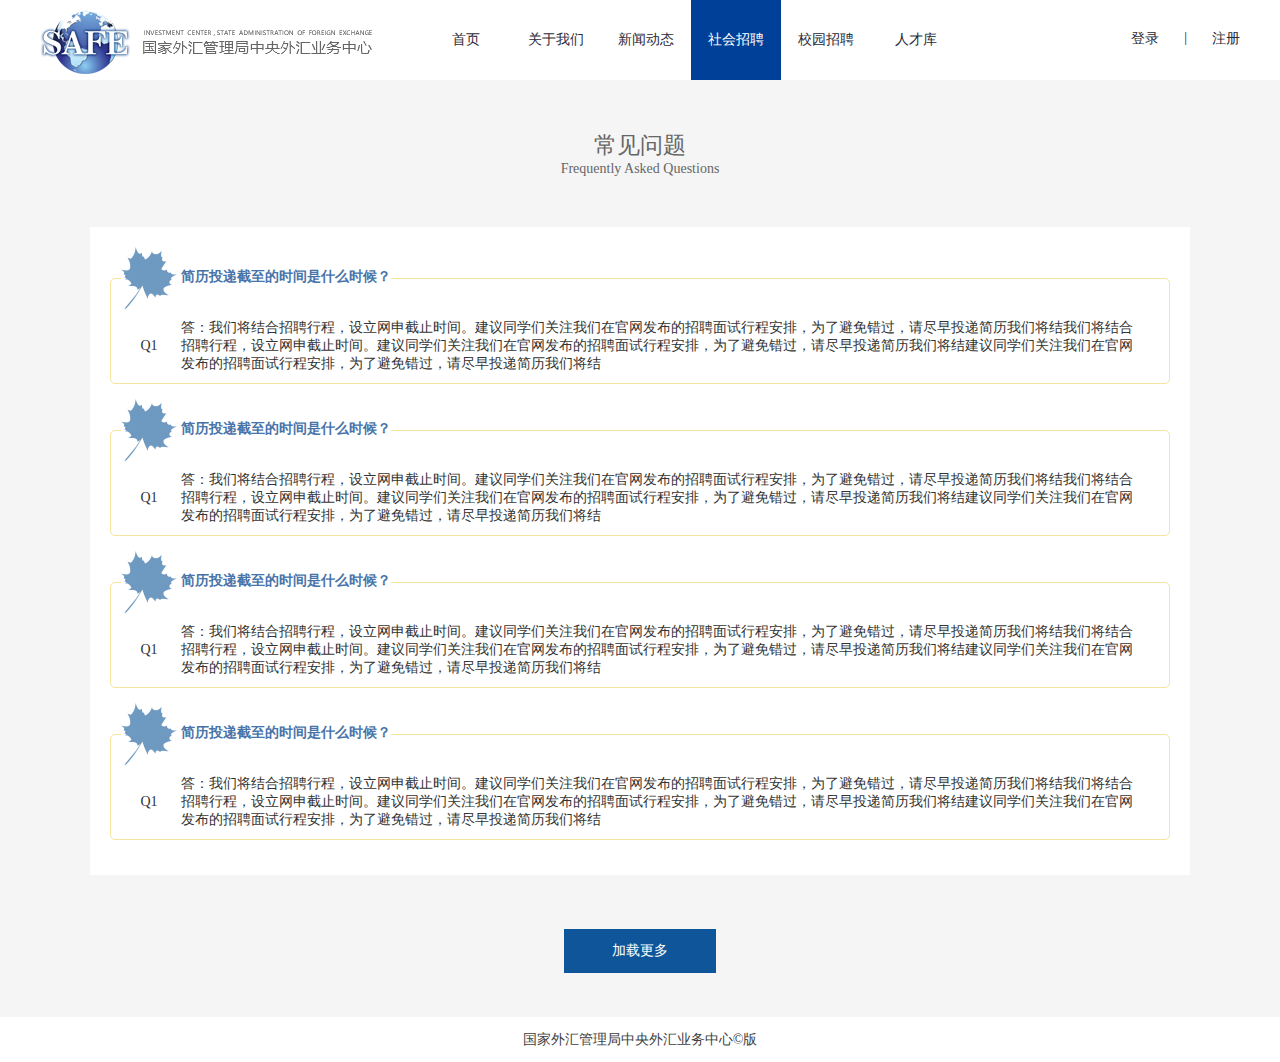
<file: social/socialquestion.html>
<!DOCTYPE html>
<html lang="en">

<head>
    <meta charset="UTF-8">
    <title>社会问题</title>
    <link rel="stylesheet" href="../css/common.css" charset="utf-8">
    <link rel="stylesheet" href="../css/social.css" charset="utf-8">
</head>

<body>
    <div class="header">
        <div class="header-logo"><img src="../images/logo.png" alt="" /></div>
        <div class="header-menu">
            <ul>
                <li><a href="../index.html">首页</a></li>
                <li><a href="../aboutus/aboutus.html">关于我们</a></li>
                <li><a href="../news/news.html">新闻动态</a></li>
                <li><a class="hover" href="social.html">社会招聘</a>
                    <ul class="menuTwo">
                        <li><a href="socialstation.html">招聘岗位</a></li>
                        <li><a href="socialflow.html">招聘流程</a></li>
                        <li><a href="socialquestion.html">常见问题</a></li>
                    </ul>
                </li>
                <li><a href="../campus/campus.html">校园招聘</a>
                    <ul class="menuTwo">
                        <li><a href="../campus/campusstation.html">招聘岗位</a></li>
                        <li><a href="../campus/campusflow.html">招聘流程</a></li>
                        <li><a href="../campus/campusquestion.html">常见问题</a></li>
                    </ul>
                </li>
                <li><a href="../talent/talent.html">人才库</a></li>
            </ul>
        </div>
        <div class="header-login">
            <a href="">登录</a>
            <a href="">|</a>
            <a href="">注册</a>
        </div>
    </div>
    <!-- <div class="banner"><img src="../images/socialflow3.png" width="100%" alt="" /></div> -->
    <div class="mian">
        <div class="container">
            <div class="moduleName">
                <p>常见问题</p>
                <span>Frequently Asked Questions</span>
            </div>
            <div class="resumequ">
                <div class="question">
                    <fieldset>
                        <legend><img src="../images/socialquestion.png" alt=""> 简历投递截至的时间是什么时候？</legend>

                        <div>
                            <div class="icon-ques">Q1</div>
                            <div class="content-ques">
                                答：我们将结合招聘行程，设立网申截止时间。建议同学们关注我们在官网发布的招聘面试行程安排，为了避免错过，请尽早投递简历我们将结我们将结合招聘行程，设立网申截止时间。建议同学们关注我们在官网发布的招聘面试行程安排，为了避免错过，请尽早投递简历我们将结建议同学们关注我们在官网发布的招聘面试行程安排，为了避免错过，请尽早投递简历我们将结


                            </div>
                        </div>
                    </fieldset>
                </div>
                <div class="question">
                    <fieldset>
                        <legend><img src="../images/socialquestion.png" alt=""> 简历投递截至的时间是什么时候？</legend>

                        <div>
                            <div class="icon-ques">Q1</div>
                            <div class="content-ques">
                                答：我们将结合招聘行程，设立网申截止时间。建议同学们关注我们在官网发布的招聘面试行程安排，为了避免错过，请尽早投递简历我们将结我们将结合招聘行程，设立网申截止时间。建议同学们关注我们在官网发布的招聘面试行程安排，为了避免错过，请尽早投递简历我们将结建议同学们关注我们在官网发布的招聘面试行程安排，为了避免错过，请尽早投递简历我们将结


                            </div>
                        </div>
                    </fieldset>
                </div>
                <div class="question">
                    <fieldset>
                        <legend><img src="../images/socialquestion.png" alt=""> 简历投递截至的时间是什么时候？</legend>

                        <div>
                            <div class="icon-ques">Q1</div>
                            <div class="content-ques">
                                答：我们将结合招聘行程，设立网申截止时间。建议同学们关注我们在官网发布的招聘面试行程安排，为了避免错过，请尽早投递简历我们将结我们将结合招聘行程，设立网申截止时间。建议同学们关注我们在官网发布的招聘面试行程安排，为了避免错过，请尽早投递简历我们将结建议同学们关注我们在官网发布的招聘面试行程安排，为了避免错过，请尽早投递简历我们将结


                            </div>
                        </div>
                    </fieldset>
                </div>
                <div class="question">
                    <fieldset>
                        <legend><img src="../images/socialquestion.png" alt=""> 简历投递截至的时间是什么时候？</legend>

                        <div>
                            <div class="icon-ques">Q1</div>
                            <div class="content-ques">
                                答：我们将结合招聘行程，设立网申截止时间。建议同学们关注我们在官网发布的招聘面试行程安排，为了避免错过，请尽早投递简历我们将结我们将结合招聘行程，设立网申截止时间。建议同学们关注我们在官网发布的招聘面试行程安排，为了避免错过，请尽早投递简历我们将结建议同学们关注我们在官网发布的招聘面试行程安排，为了避免错过，请尽早投递简历我们将结


                            </div>
                        </div>
                    </fieldset>
                </div>
            </div>
        </div>
        <div class="boxbutton">
            <div class="buttonAdd"><span>加载更多</span></div>
        </div>

    </div>

    <div class="footer1">国家外汇管理局中央外汇业务中心©版</div>
</body>
<script src="../js/jquery.min.js" charset="utf-8"></script>
<script>
    $(document).ready(function() {
        var length = $('.content-ques').height();
        console.log(length);
        $('.icon-ques').css({
            "height": length,
            "line-height": length + "px"
        });

    });
</script>

</html>
</file>
<file: css/common.css>
* {
    margin: 0;
    padding: 0;
    font-family: "Microsoft Yahei"
}

table {
    border-collapse: collapse;
    border-spacing: 0;
}

fieldset,
img {
    border: 0;
}

address,
caption,
cite,
code,
dfn,
em,
strong,
th,
var {
    font-style: normal;
    font-weight: normal;
}

ol,
ul {
    list-style: none;
}

h1,
h2,
h3,
h4,
h5,
h6 {
    font-size: 100%;
    font-weight: normal;
}

h1,
.h1 {
    font-size: 36px;
}

h2,
.h2 {
    font-size: 30px;
}

h3,
.h3 {
    font-size: 24px;
}

h4,
.h4 {
    font-size: 18px;
}

h5,
.h5 {
    font-size: 14px;
}

h6,
.h6 {
    font-size: 12px;
}

q:before,
q:after {
    content: ' '
}

abbr,
acronym {
    border: 0;
}

a {
    text-decoration: none;
    cursor: pointer;
}

.bc {
    margin-left: auto;
    margin-right: auto;
}

.clearfix:after {
    content: '.';
    display: block;
    height: 0;
    clear: both;
    visibility: hidden
}

.clearfix {
    display: inline-block;
    clear: both;
}

*html .clearfix {
    height: 1%;
}

iframe {
    display: block;
}

.Clearfix {
    display: block;
}

.cb {
    clear: both;
}

.fl {
    float: left;
}

.fr {
    float: right;
}

.clearfix:after {
    content: "";
    display: table;
    height: 0;
    visibility: both;
    clear: both;
}

.clearfix {
    *zoom: 1;
    /* IE/7/6*/
}

html,
body {
    width: 100%;
    font-size: 14px;
    color: #666666;
}


/***** header *****/

.header {
    width: 1200px;
    height: 80px;
    margin: 0 auto;
    background-color: #fff;
}

.header-logo {
    float: left;
    padding: 10px 40px 0 0;
}

.header-menu {
    float: left;
    height: 100%;
}

.header-menu>ul>li {
    width: 90px;
    height: 100%;
    float: left;
    line-height: 80px;
    text-align: center;
    position: relative;
}

.header-menu>ul>li>a {
    width: 100%;
    height: 100%;
    display: block;
    color: #2a2a38;
}

.header-menu>ul>li>a.hover,
.header-menu>ul>li>a:hover {
    background-color: #004098;
    color: #fff;
}

.header-menu>ul>li .menuTwo {
    width: 90px;
    display: none;
    background-color: #fff;
    position: absolute;
    top: 80px;
    z-index: 2;
}

.header-menu>ul>li .menuTwo li {
    border-bottom: 1px solid #e7eff4;
    line-height: 45px;
}

.header-menu>ul>li .menuTwo li a {
    display: block;
    color: #2a2a38;
    width: 100%;
    height: 100%;
}

.header-menu>ul>li:hover ul.menuTwo {
    display: block;
}

.header-menu>ul>li .menuTwo li a:hover {
    background-color: #004098;
    color: #fff;
}

.header-login {
    margin-top: 10px;
    float: right;
}

.header-login a {
    display: block;
    float: left;
    color: #2a2a38;
    margin: 20px 0 0 25px;
}

.header-login a img {
    vertical-align: middle;
    margin: -3px 5px 0 0;
}


/**** banner *****/

.banner {
    height: 322px;
    overflow: hidden;
}

.banner img {
    width: 100%;
}


/**** �������ʽ *****/

.container {
    width: 1100px;
    margin: 0 auto;
}

.moduleName {
    padding: 50px 0;
    /* color: #004098; */
    text-align: center;
}

.moduleName p {
    font-size: 23px;
}

.moduleName i {
    display: block;
    width: 50px;
    height: 1px;
    border-bottom: 1px solid #e1e1e1;
    margin: 15px auto;
}

.moduleName span {
    font-size: 14px;
}


/***** footer *****/

.footer1 {
    height: 45px;
    line-height: 45px;
    clear: both;
    text-align: center;
    color: #3e3e3e;
    background-color: #fff;
}

.footer {
    position: absolute;
    bottom: 0;
    width: 100%;
    height: 45px;
    line-height: 45px;
    clear: both;
    text-align: center;
    color: #3e3e3e;
    background-color: #fff;
}

fieldset {
    box-sizing: border-box;
    padding: 10px;
    /* margin: 10px; */
    width: 100%;
    color: #333;
    border: #f5e49e solid 1px;
    border-radius: 5px;
}

legend {
    color: #4974a9;
    font-weight: 800;
    background: #fff;
}
</file>
<file: css/index.css>
.index-banner {
    width: 100%;
    position: absolute;
    top: 80px;
    bottom: 0;
    overflow: hidden;
}

.slider-main,
.slider-panel {
    width: 100%;
    height: 100%;
}

.slider-main {
    position: relative;
}

.slider-panel:nth-child(1) {
    background: url("../images/index1.png");
    background-size: 100% 100%;
}

.slider-panel:nth-child(1)>.ff {
    font-size: 55px;
    color: #fff;
    position: absolute;
    top: 271px;
    left: 360px;
}

.slider-panel:nth-child(1)>.ft {
    font-size: 35px;
    color: #fff;
    position: absolute;
    top: 360px;
    left: 360px;
}

.slider-panel:nth-child(2) {
    background: url("../images/index2.png");
    background-size: 100% 100%;
}

.slider-panel:nth-child(2)>.ff {
    font-size: 55px;
    color: #fff;
    position: absolute;
    top: 271px;
    left: 360px;
}

.slider-panel:nth-child(2)>.ft {
    font-size: 35px;
    color: #fff;
    position: absolute;
    top: 360px;
    left: 360px;
}

.slider-panel:nth-child(3) {
    background: url("../images/index3.png");
    background-size: 100% 100%;
}

.slider-panel:nth-child(3)>.ff {
    font-size: 55px;
    color: #fff;
    position: absolute;
    top: 271px;
    left: 360px;
}

.slider-panel:nth-child(3)>.ft {
    font-size: 35px;
    color: #fff;
    position: absolute;
    top: 360px;
    left: 360px;
}

.erweima {
    width: 100px;
    height: 100px;
    position: fixed;
    left: 50px;
    bottom: 50px;
    background: url("../images/erweima.jpg");
    background-size: 100%;
}
</file>
<file: components/layui/css/modules/layer/default/layer.css>
/** layui-v1.0.9_rls MIT License By http://www.layui.com */
 .layui-layer-imgbar,.layui-layer-imgtit a,.layui-layer-tab .layui-layer-title span,.layui-layer-title{text-overflow:ellipsis;white-space:nowrap}*html{background-image:url(about:blank);background-attachment:fixed}html #layuicss-skinlayercss{display:none;position:absolute;width:1989px}.layui-layer,.layui-layer-shade{position:fixed;_position:absolute;pointer-events:auto}.layui-layer-shade{top:0;left:0;width:100%;height:100%;_height:expression(document.body.offsetHeight+"px")}.layui-layer{-webkit-overflow-scrolling:touch;top:150px;left:0;margin:0;padding:0;background-color:#fff;-webkit-background-clip:content;box-shadow:1px 1px 50px rgba(0,0,0,.3)}.layui-layer-close{position:absolute}.layui-layer-content{position:relative}.layui-layer-border{border:1px solid #B2B2B2;border:1px solid rgba(0,0,0,.1);box-shadow:1px 1px 5px rgba(0,0,0,.2)}.layui-layer-load{background:url(loading-1.gif) center center no-repeat #eee}.layui-layer-ico{background:url(icon.png) no-repeat}.layui-layer-btn a,.layui-layer-dialog .layui-layer-ico,.layui-layer-setwin a{display:inline-block;*display:inline;*zoom:1;vertical-align:top}.layui-layer-move{display:none;position:fixed;*position:absolute;left:0;top:0;width:100%;height:100%;cursor:move;opacity:0;filter:alpha(opacity=0);background-color:#fff;z-index:2147483647}.layui-layer-resize{position:absolute;width:15px;height:15px;right:0;bottom:0;cursor:se-resize}.layui-layer{border-radius:5px;-webkit-animation-fill-mode:both;animation-fill-mode:both;-webkit-animation-duration:.3s;animation-duration:.3s}@-webkit-keyframes layer-bounceIn{0%{opacity:0;-webkit-transform:scale(.5);transform:scale(.5)}100%{opacity:1;-webkit-transform:scale(1);transform:scale(1)}}@keyframes layer-bounceIn{0%{opacity:0;-webkit-transform:scale(.5);-ms-transform:scale(.5);transform:scale(.5)}100%{opacity:1;-webkit-transform:scale(1);-ms-transform:scale(1);transform:scale(1)}}.layer-anim{-webkit-animation-name:layer-bounceIn;animation-name:layer-bounceIn}@-webkit-keyframes layer-zoomInDown{0%{opacity:0;-webkit-transform:scale(.1) translateY(-2000px);transform:scale(.1) translateY(-2000px);-webkit-animation-timing-function:ease-in-out;animation-timing-function:ease-in-out}60%{opacity:1;-webkit-transform:scale(.475) translateY(60px);transform:scale(.475) translateY(60px);-webkit-animation-timing-function:ease-out;animation-timing-function:ease-out}}@keyframes layer-zoomInDown{0%{opacity:0;-webkit-transform:scale(.1) translateY(-2000px);-ms-transform:scale(.1) translateY(-2000px);transform:scale(.1) translateY(-2000px);-webkit-animation-timing-function:ease-in-out;animation-timing-function:ease-in-out}60%{opacity:1;-webkit-transform:scale(.475) translateY(60px);-ms-transform:scale(.475) translateY(60px);transform:scale(.475) translateY(60px);-webkit-animation-timing-function:ease-out;animation-timing-function:ease-out}}.layer-anim-01{-webkit-animation-name:layer-zoomInDown;animation-name:layer-zoomInDown}@-webkit-keyframes layer-fadeInUpBig{0%{opacity:0;-webkit-transform:translateY(2000px);transform:translateY(2000px)}100%{opacity:1;-webkit-transform:translateY(0);transform:translateY(0)}}@keyframes layer-fadeInUpBig{0%{opacity:0;-webkit-transform:translateY(2000px);-ms-transform:translateY(2000px);transform:translateY(2000px)}100%{opacity:1;-webkit-transform:translateY(0);-ms-transform:translateY(0);transform:translateY(0)}}.layer-anim-02{-webkit-animation-name:layer-fadeInUpBig;animation-name:layer-fadeInUpBig}@-webkit-keyframes layer-zoomInLeft{0%{opacity:0;-webkit-transform:scale(.1) translateX(-2000px);transform:scale(.1) translateX(-2000px);-webkit-animation-timing-function:ease-in-out;animation-timing-function:ease-in-out}60%{opacity:1;-webkit-transform:scale(.475) translateX(48px);transform:scale(.475) translateX(48px);-webkit-animation-timing-function:ease-out;animation-timing-function:ease-out}}@keyframes layer-zoomInLeft{0%{opacity:0;-webkit-transform:scale(.1) translateX(-2000px);-ms-transform:scale(.1) translateX(-2000px);transform:scale(.1) translateX(-2000px);-webkit-animation-timing-function:ease-in-out;animation-timing-function:ease-in-out}60%{opacity:1;-webkit-transform:scale(.475) translateX(48px);-ms-transform:scale(.475) translateX(48px);transform:scale(.475) translateX(48px);-webkit-animation-timing-function:ease-out;animation-timing-function:ease-out}}.layer-anim-03{-webkit-animation-name:layer-zoomInLeft;animation-name:layer-zoomInLeft}@-webkit-keyframes layer-rollIn{0%{opacity:0;-webkit-transform:translateX(-100%) rotate(-120deg);transform:translateX(-100%) rotate(-120deg)}100%{opacity:1;-webkit-transform:translateX(0) rotate(0);transform:translateX(0) rotate(0)}}@keyframes layer-rollIn{0%{opacity:0;-webkit-transform:translateX(-100%) rotate(-120deg);-ms-transform:translateX(-100%) rotate(-120deg);transform:translateX(-100%) rotate(-120deg)}100%{opacity:1;-webkit-transform:translateX(0) rotate(0);-ms-transform:translateX(0) rotate(0);transform:translateX(0) rotate(0)}}.layer-anim-04{-webkit-animation-name:layer-rollIn;animation-name:layer-rollIn}@keyframes layer-fadeIn{0%{opacity:0}100%{opacity:1}}.layer-anim-05{-webkit-animation-name:layer-fadeIn;animation-name:layer-fadeIn}@-webkit-keyframes layer-shake{0%,100%{-webkit-transform:translateX(0);transform:translateX(0)}10%,30%,50%,70%,90%{-webkit-transform:translateX(-10px);transform:translateX(-10px)}20%,40%,60%,80%{-webkit-transform:translateX(10px);transform:translateX(10px)}}@keyframes layer-shake{0%,100%{-webkit-transform:translateX(0);-ms-transform:translateX(0);transform:translateX(0)}10%,30%,50%,70%,90%{-webkit-transform:translateX(-10px);-ms-transform:translateX(-10px);transform:translateX(-10px)}20%,40%,60%,80%{-webkit-transform:translateX(10px);-ms-transform:translateX(10px);transform:translateX(10px)}}.layer-anim-06{-webkit-animation-name:layer-shake;animation-name:layer-shake}@-webkit-keyframes fadeIn{0%{opacity:0}100%{opacity:1}}.layui-layer-title{padding:0 80px 0 20px;height:52px;line-height:52px;border-bottom:1px solid #eee;font-size:18px;color:#333;overflow:hidden;background-color:#F8F8F8;border-radius:2px 2px 0 0}.layui-layer-setwin{position:absolute;right:15px;*right:0;top:15px;font-size:0;line-height:initial}.layui-layer-setwin a{position:relative;width:16px;height:16px;margin-left:10px;font-size:12px;_overflow:hidden}.layui-layer-setwin .layui-layer-min cite{position:absolute;width:14px;height:2px;left:0;top:50%;margin-top:-1px;background-color:#2E2D3C;cursor:pointer;_overflow:hidden}.layui-layer-setwin .layui-layer-min:hover cite{background-color:#2D93CA}.layui-layer-setwin .layui-layer-max{background-position:-32px -40px}.layui-layer-setwin .layui-layer-max:hover{background-position:-16px -40px}.layui-layer-setwin .layui-layer-maxmin{background-position:-65px -40px}.layui-layer-setwin .layui-layer-maxmin:hover{background-position:-49px -40px}.layui-layer-setwin .layui-layer-close1{background-position:1px -40px;cursor:pointer}.layui-layer-setwin .layui-layer-close1:hover{opacity:.7}.layui-layer-setwin .layui-layer-close2{position:absolute;right:-28px;top:-28px;width:30px;height:30px;margin-left:0;background-position:-149px -31px;*right:-18px;_display:none}.layui-layer-setwin .layui-layer-close2:hover{background-position:-180px -31px}.layui-layer-btn{text-align:right;padding:0 10px 12px;pointer-events:auto;user-select:none;-webkit-user-select:none}.layui-layer-btn a{height:28px;line-height:28px;margin:6px 6px 0;padding:0 15px;border:1px solid #dedede;background-color:#f1f1f1;color:#333;border-radius:2px;font-weight:400;cursor:pointer;text-decoration:none}.layui-layer-btn a:hover{opacity:.9;text-decoration:none}.layui-layer-btn a:active{opacity:.8}.layui-layer-btn .layui-layer-btn0{border-color:#4898d5;background-color:#2e8ded;color:#fff}.layui-layer-btn-l{text-align:left}.layui-layer-btn-c{text-align:center}.layui-layer-dialog{min-width:260px}.layui-layer-dialog .layui-layer-content{position:relative;padding:20px;line-height:24px;word-break:break-all;overflow:hidden;font-size:14px;overflow-x:hidden;overflow-y:auto}.layui-layer-dialog .layui-layer-content .layui-layer-ico{position:absolute;top:16px;left:15px;_left:-40px;width:30px;height:30px}.layui-layer-ico1{background-position:-30px 0}.layui-layer-ico2{background-position:-60px 0}.layui-layer-ico3{background-position:-90px 0}.layui-layer-ico4{background-position:-120px 0}.layui-layer-ico5{background-position:-150px 0}.layui-layer-ico6{background-position:-180px 0}.layui-layer-rim{border:6px solid #8D8D8D;border:6px solid rgba(0,0,0,.3);border-radius:5px;box-shadow:none}.layui-layer-msg{min-width:180px;border:1px solid #D3D4D3;box-shadow:none}.layui-layer-hui{min-width:100px;background-color:#000;filter:alpha(opacity=60);background-color:rgba(0,0,0,.6);color:#fff;border:none}.layui-layer-hui .layui-layer-content{padding:12px 25px;text-align:center}.layui-layer-dialog .layui-layer-padding{padding:20px 20px 20px 55px;text-align:left}.layui-layer-page .layui-layer-content{position:relative;overflow:auto}.layui-layer-iframe .layui-layer-btn,.layui-layer-page .layui-layer-btn{padding-top:10px}.layui-layer-nobg{background:0 0}.layui-layer-iframe iframe{display:block;width:100%}.layui-layer-loading{border-radius:100%;background:0 0;box-shadow:none;border:none}.layui-layer-loading .layui-layer-content{width:60px;height:24px;background:url(loading-0.gif) no-repeat}.layui-layer-loading .layui-layer-loading1{width:37px;height:37px;background:url(loading-1.gif) no-repeat}.layui-layer-ico16,.layui-layer-loading .layui-layer-loading2{width:32px;height:32px;background:url(loading-2.gif) no-repeat}.layui-layer-tips{background:0 0;box-shadow:none;border:none}.layui-layer-tips .layui-layer-content{position:relative;line-height:22px;min-width:12px;padding:5px 10px;font-size:12px;_float:left;border-radius:2px;box-shadow:1px 1px 3px rgba(0,0,0,.2);background-color:#000;color:#fff}.layui-layer-tips .layui-layer-close{right:-2px;top:-1px}.layui-layer-tips i.layui-layer-TipsG{position:absolute;width:0;height:0;border-width:8px;border-color:transparent;border-style:dashed;*overflow:hidden}.layui-layer-tips i.layui-layer-TipsB,.layui-layer-tips i.layui-layer-TipsT{left:5px;border-right-style:solid;border-right-color:#000}.layui-layer-tips i.layui-layer-TipsT{bottom:-8px}.layui-layer-tips i.layui-layer-TipsB{top:-8px}.layui-layer-tips i.layui-layer-TipsL,.layui-layer-tips i.layui-layer-TipsR{top:1px;border-bottom-style:solid;border-bottom-color:#000}.layui-layer-tips i.layui-layer-TipsR{left:-8px}.layui-layer-tips i.layui-layer-TipsL{right:-8px}.layui-layer-lan[type=dialog]{min-width:280px}.layui-layer-lan .layui-layer-title{background:#4476A7;color:#fff;border:none}.layui-layer-lan .layui-layer-btn{padding:5px 10px 10px;text-align:right;border-top:1px solid #E9E7E7}.layui-layer-lan .layui-layer-btn a{background:#BBB5B5;border:none}.layui-layer-lan .layui-layer-btn .layui-layer-btn1{background:#C9C5C5}.layui-layer-molv .layui-layer-title{background:#009f95;color:#fff;border:none}.layui-layer-molv .layui-layer-btn a{background:#009f95}.layui-layer-molv .layui-layer-btn .layui-layer-btn1{background:#92B8B1}.layui-layer-iconext{background:url(icon-ext.png) no-repeat}.layui-layer-prompt .layui-layer-input{display:block;width:220px;height:30px;margin:0 auto;line-height:30px;padding:0 5px;border:1px solid #ccc;box-shadow:1px 1px 5px rgba(0,0,0,.1) inset;color:#333}.layui-layer-prompt textarea.layui-layer-input{width:300px;height:100px;line-height:20px}.layui-layer-prompt .layui-layer-content{padding:20px}.layui-layer-prompt .layui-layer-btn{padding-top:0}.layui-layer-tab{box-shadow:1px 1px 50px rgba(0,0,0,.4)}.layui-layer-tab .layui-layer-title{padding-left:0;border-bottom:1px solid #ccc;background-color:#eee;overflow:visible}.layui-layer-tab .layui-layer-title span{position:relative;float:left;min-width:80px;max-width:260px;padding:0 20px;text-align:center;cursor:default;overflow:hidden}.layui-layer-tab .layui-layer-title span.layui-layer-tabnow{height:43px;border-left:1px solid #ccc;border-right:1px solid #ccc;background-color:#fff;z-index:10}.layui-layer-tab .layui-layer-title span:first-child{border-left:none}.layui-layer-tabmain{line-height:24px;clear:both}.layui-layer-tabmain .layui-layer-tabli{display:none}.layui-layer-tabmain .layui-layer-tabli.xubox_tab_layer{display:block}.xubox_tabclose{position:absolute;right:10px;top:5px;cursor:pointer}.layui-layer-photos{-webkit-animation-duration:.8s;animation-duration:.8s}.layui-layer-photos .layui-layer-content{overflow:hidden;text-align:center}.layui-layer-photos .layui-layer-phimg img{position:relative;width:100%;display:inline-block;*display:inline;*zoom:1;vertical-align:top}.layui-layer-imgbar,.layui-layer-imguide{display:none}.layui-layer-imgnext,.layui-layer-imgprev{position:absolute;top:50%;width:27px;_width:44px;height:44px;margin-top:-22px;outline:0;blr:expression(this.onFocus=this.blur())}.layui-layer-imgprev{left:10px;background-position:-5px -5px;_background-position:-70px -5px}.layui-layer-imgprev:hover{background-position:-33px -5px;_background-position:-120px -5px}.layui-layer-imgnext{right:10px;_right:8px;background-position:-5px -50px;_background-position:-70px -50px}.layui-layer-imgnext:hover{background-position:-33px -50px;_background-position:-120px -50px}.layui-layer-imgbar{position:absolute;left:0;bottom:0;width:100%;height:32px;line-height:32px;background-color:rgba(0,0,0,.8);background-color:#000\9;filter:Alpha(opacity=80);color:#fff;overflow:hidden;font-size:0}.layui-layer-imgtit *{display:inline-block;*display:inline;*zoom:1;vertical-align:top;font-size:12px}.layui-layer-imgtit a{max-width:65%;overflow:hidden;color:#fff}.layui-layer-imgtit a:hover{color:#fff;text-decoration:underline}.layui-layer-imgtit em{padding-left:10px;font-style:normal}@-webkit-keyframes layer-bounceOut{100%{opacity:0;-webkit-transform:scale(.7);transform:scale(.7)}30%{-webkit-transform:scale(1.05);transform:scale(1.05)}0%{-webkit-transform:scale(1);transform:scale(1)}}@keyframes layer-bounceOut{100%{opacity:0;-webkit-transform:scale(.7);-ms-transform:scale(.7);transform:scale(.7)}30%{-webkit-transform:scale(1.05);-ms-transform:scale(1.05);transform:scale(1.05)}0%{-webkit-transform:scale(1);-ms-transform:scale(1);transform:scale(1)}}.layer-anim-close{-webkit-animation-name:layer-bounceOut;animation-name:layer-bounceOut;-webkit-animation-duration:.2s;animation-duration:.2s}@media screen and (max-width:1100px){.layui-layer-iframe{overflow-y:auto;-webkit-overflow-scrolling:touch}}
</file>
<file: css/popup.css>
.bgc2b60ab {
    background-color: #004098!important;
    color: #fff!important;
}

.bgc8dadd4 {
    background-color: #8dadd4!important;
    color: #fff!important;
}

.main-content {
    width: 600px;
    margin: 0 auto;
    padding: 30px;
    font-size: 12px;
    color: #6a696f;
    line-height: 30px;
}

.job-name p {
    font-size: 18px;
    line-height: 24px;
    font-weight: 600;
    color: #2a2937;
}

.icon-star {
    display: inline-block;
    width: 25px;
    height: 22px;
    margin-left: 5px;
    background: url("../images/starC.png") no-repeat center;
    vertical-align: top;
}

.job-name-top {
    margin-top: 10px;
}

.basicInfo {
    display: inline-block;
    width: 160px;
}

.basicInfo:last-child {
    width: auto;
}

.basicInfo b {
    font-weight: 100;
    display: inline-block;
}

.basicInfoL {
    text-align: right;
    width: 60px;
}

.title {
    font-size: 16px;
    color: #004098;
    margin-top: 20px;
}

.btn .btn-apply a {
    position: absolute;
    width: 100%;
    height: 100%;
    top: 0;
    left: 0;
    color: #fff;
}

.button {
    width: 130px;
    height: 40px;
    margin-left: 5px;
    display: inline-block;
    vertical-align: text-bottom;
    position: relative;
    -webkit-backface-visibility: hidden;
    -moz-osx-font-smoothing: grayscale;
    color: #fff;
    border-color: #62b503;
    background-color: #62b503;
    border: 1px solid;
    border-radius: 3px;
    font-size: 12px;
    overflow: hidden;
}

.button:focus {
    outline: none;
}

.button>span {
    vertical-align: middle;
}

.login-main {
    font-size: 12px;
    border-radius: 4px;
    background: #fff;
    text-align: center;
    padding: 30px 0 20px;
}

.login-page input,
.findPass input {
    width: 320px;
    height: 44px;
    padding-left: 10px;
    margin-top: 25px;
    border: 1px solid #efefef;
    background-color: #efefef;
    color: #555560;
    border-radius: 3px;
    outline: none;
}

.login-page {
    height: 264px
}

.login-page button {
    width: 332px;
    height: 44px;
    margin: 30px 0 0;
    font-size: 16px;
    background-color: #004098;
    color: #fff;
    border: 0;
    border-radius: 3px;
    outline: none;
}

.login-foot {
    width: 320px;
    margin: 30px auto 0;
    overflow: hidden;
}

.left {
    float: left;
    color: #2b61ab;
    cursor: pointer;
    text-decoration: underline;
}

.right,
.rememberPass {
    float: right;
    color: #2b61ab;
    cursor: pointer;
}

.login-hook1,
.login-hook2 {
    position: absolute;
    background: url("../components/layui/css/modules/layer/default/icon.png") no-repeat;
    background-position: -98px -40px;
    display: none;
    width: 14px;
    height: 14px;
    left: 350px;
    top: 46px;
}

.login-hook2 {
    top: 116px;
}

.register .login-hook2-email,
.register .login-hook2-userName,
.register .login-hook2-pass,
.register .login-hook2-pass2 {
    top: 17px;
}

.passLogin {
    position: absolute;
    background: #fff;
    width: 100%;
}

.errorPass,
.noFindEmail,
.errorCode,
.userErrorCode,
.userNameSet,
.userPassSet,
.userPassSet2,
.errorOldPass {
    display: none;
    position: absolute;
    font-size: 12px;
    color: #2b61ab;
    line-height: 12px;
    text-align: right;
    right: 60px;
    top: 112px;
}

.errorUserName {
    display: none;
    position: absolute;
    font-size: 12px;
    color: #2b61ab;
    line-height: 12px;
    text-align: right;
    right: 60px;
    top: 42px;
}

.errorCode {
    top: 190px;
    right: 160px;
}

.userErrorCode {
    top: 168px;
    right: 160px;
}


/*注册部分*/

.register {
    padding-top: 10px;
}

.registerDemo {
    height: 68px;
    position: relative;
}

.register input {
    width: 320px;
    height: 35px;
    padding-left: 10px;
    border: 1px solid #efefef;
    background-color: #efefef;
    color: #555560;
    border-radius: 3px;
    outline: none;
    margin: 0;
}

.register .noFindEmail,
.register .userNameSet,
.register .userPassSet,
.register .userPassSet2,
.register .errorCode,
.findPass .noFindEmail,
.findPass .userErrorCode,
.findPass .errorPass,
.findPass .errorOldPass {
    text-align: left;
    left: 55px;
    right: 50px;
}

.register .noFindEmail,
.register .userNameSet,
.register .userPassSet,
.register .userPassSet2,
.register .errorCode {
    display: block;
    position: inherit;
    padding: 10px 0 10px 50px;
}

.register button {
    width: 330px;
    height: 40px;
    background-color: #e0e0e0;
    color: #2a2a38;
    border: 0;
    border-radius: 3px;
    outline: none;
    margin-left: 0;
    margin-top: 10px;
}

.register .login-foot {
    width: 320px;
    margin: 18px auto 0;
    overflow: hidden;
}


/*找回密码部分*/

.findPass .noFindEmail {
    width: 110px;
    top: 138px;
    left: 260px;
}

.findPass .errorPass {
    top: 190px;
    left: 280px;
}

.findPass .userErrorCode {
    top: 227px;
}

.findPass .errorOldPass {
    top: 105px;
}

.register .captchaInput,
.findPass .userInput {
    width: 218px;
}

.captchaImg {
    display: inline-block;
    width: 90px;
    height: 44px;
    margin-left: 8px;
    background-color: #efefef;
    color: #fff;
    border: 0;
    border-radius: 3px;
    position: relative;
    vertical-align: bottom;
}

.captchaImg img {
    width: 58px;
    height: 24px;
    margin-top: 10px;
}

.goRight {
    display: inline-block;
    margin-left: 3px;
    width: 0;
    height: 0;
    border: 6px solid #2b61ab;
    border-right: 0;
    border-top: 5px solid #fff!important;
    border-bottom: 5px solid #fff!important;
}

.register-btn {
    width: 330px;
    height: 44px;
    margin-top: 30px;
    background-color: #e0e0e0;
    color: #2a2a38;
    border: 0;
    border-radius: 3px;
    margin-left: 0;
}

.button--winonaa::after {
    top: 5px;
}

.goOutHint {
    margin: 0;
    font-size: 18px;
    color: #2a2a38;
}

.changePassHint {
    height: 60px;
    line-height: 60px;
    font-size: 18px;
    color: #2a2a38;
    margin: 0;
}

.setNewPass {
    font-size: 24px;
    font-weight: bold;
    color: #2b60ab;
    line-height: 40px;
    margin: 20px 0 0;
}

.hintEmail {
    margin: 0 0 16px;
}

.changePassSpan {
    font-size: 14px;
    color: #2b60ab;
}

.layui-input-block .layui-form-radio i {
    font-size: 16px;
}

.layui-input-block .layui-form-radio i:hover,
.layui-input-block .layui-form-radioed i {
    color: #2b60ab;
}

.chooseType {
    font-size: 18px;
    color: #2a2a38;
    line-height: 40px;
}

.chooseTypeHint {
    font-size: 12px;
    color: #a1a1a5;
    line-height: 24px;
}

.layui-formChoose {
    margin-top: 30px;
    height: 60px;
}


/*注册成功*/

.registerEmail {
    margin: 12px 0;
}


/*投递成功*/

.sendSuccess {
    padding-top: 10px;
}


/*投递失败*/

.sendLose {
    padding-top: 10px;
}

.sendLose .btnCon {
    margin-top: 20px;
}

.sendLose .login-logo {
    position: relative;
}

.loseInfo {
    display: block;
    position: absolute;
    font-size: 12px;
    color: #ff9f15;
    left: 270px;
    top: 35px;
}


/*上传文件*/

.uploadLabel {
    display: block;
    width: 160px;
    height: 120px;
    border: 1px dashed #d7d7d7;
    margin: 0 auto;
}

.uploadLabel input[type=file] {
    display: none;
    outline: none;
}

.fillResume {
    color: #2b60ab;
    font-size: 14px;
    line-height: 70px;
    text-decoration: underline;
}

.uploadLabel img {
    margin: 16px 0;
}


/*公告样式*/

.journeyNotice {
    margin: 20px 26px;
}

.journeyNotice p {
    margin: 0;
    line-height: 30px;
    font-size: 16px;
    color: #2a2a38;
}

.journeyNotice p.mt30 {
    margin-top: 30px;
}

.journeyNoticeBtn {
    text-align: center;
}

.textRight {
    text-align: right;
}

.button-alive {
    background-color: #2b60ab !important;
    color: #fff !important;
}

.button-unalive {
    background-color: #e0e0e0 !important;
    color: #2a2a38 !important;
}


/***注册类型***/

.regType {
    text-align: left;
    padding: 10px 45px;
    line-height: 25px;
}

.regType span {
    font-size: 16px;
    margin-right: 20px;
}

.regType ul {
    display: inline-block;
    padding-top: 10px;
}

.regType ul li {
    font-size: 14px;
    display: inline-block;
    color: #000;
    margin-right: 30px;
}

.regType ul li i {
    width: 16px;
    height: 16px;
    display: inline-block;
    vertical-align: middle;
    margin: -2px 5px 0 0;
    background: url("../images/radio-bj01.png;")
}

.regType ul li i.on {
    background: url("../images/radio-bj02.png")
}
</file>
<file: css/campus.css>
.index-banner {
    width: 100%;
    position: absolute;
    top: 80px;
    bottom: 0;
    overflow: hidden;
}

.slider-main,
.slider-panel {
    width: 100%;
    height: 100%;
}

.slider-main {
    position: relative;
}

.slider-panel:nth-child(1) {
    background: url("../images/campus1.png");
    background-size: 100% 100%;
}

.slidep {
    width: 840px;
    height: 175px;
    margin: 0 auto;
    text-align: center;
    line-height: 337px;
}

.slidep span {
    text-align: center;
    font-size: 90px;
    color: #0e5699;
    font-family: "宋体";
    font-weight: bold;
    text-shadow: 2px 2px 5px white, 3px 3px 0px #0e5699;
}

.shortback {
    width: 720px;
    margin: 0 auto;
    margin-top: 90px;
    position: relative;
}

.shortback img:nth-child(1) {
    margin-left: 40px;
}

.shortback img:nth-child(2) {
    margin: 0 45px;
}

.shortspan {
    font-size: 20px;
    text-align: center;
    line-height: 20px;
    font-weight: bold;
    color: #0e5699;
}

.shortspan:nth-of-type(1) {
    position: absolute;
    bottom: 31px;
    left: 82px;
}

.shortspan:nth-of-type(2) {
    position: absolute;
    bottom: 31px;
    left: 315px;
}

.shortspan:nth-of-type(3) {
    position: absolute;
    bottom: 31px;
    left: 543px;
}
</file>
<file: css/socialflow.css>
.secondimg {
    position: relative;
    height: 660px;
    width: 100%;
    background: url("../images/socialflow2.png") no-repeat;
}

.second-img {
    width: 100%;
    height: 660px;
}

.yuan1 {
    width: 100px;
    height: 100px;
    border: 1px solid #ffe374;
    border-radius: 50%;
    background: #ffe374;
    position: absolute;
    top: 48%;
    left: 17%;
    display: inline-block;
}

.yuan1 img {
    position: absolute;
    top: 12px;
    left: 38px;
}

.yuan1 span {
    position: absolute;
    top: 53px;
    left: 21px;
}

.yuan2 {
    width: 100px;
    height: 100px;
    border: 1px solid #ffe374;
    border-radius: 50%;
    background: #ffe374;
    position: absolute;
    top: 51%;
    left: 31%;
    display: inline-block;
}

.yuan2 img {
    position: absolute;
    top: 12px;
    left: 33px;
}

.yuan2 span {
    position: absolute;
    top: 53px;
    left: 21px;
}

.yuan3 {
    width: 100px;
    height: 100px;
    border: 1px solid #ffe374;
    border-radius: 50%;
    background: #ffe374;
    position: absolute;
    top: 50%;
    left: 49%;
    display: inline-block;
}

.yuan3 img {
    position: absolute;
    top: 12px;
    left: 29px;
}

.yuan3 span {
    position: absolute;
    top: 53px;
    left: 33px;
}

.yuan4 {
    width: 100px;
    height: 100px;
    border: 1px solid #ffe374;
    border-radius: 50%;
    background: #ffe374;
    position: absolute;
    top: 50%;
    left: 64%;
    display: inline-block;
}

.yuan4 img {
    position: absolute;
    top: 12px;
    left: 39px;
}

.yuan4 span {
    position: absolute;
    top: 53px;
    left: 18px;
}

.yuan5 {
    width: 100px;
    height: 100px;
    border: 1px solid #ffe374;
    border-radius: 50%;
    background: #ffe374;
    position: absolute;
    top: 52%;
    left: 78%;
    display: inline-block;
}

.yuan5 img {
    position: absolute;
    top: 12px;
    left: 34px;
}

.yuan5 span {
    position: absolute;
    top: 53px;
    left: 9px;
}

.flow {
    position: absolute;
    width: 185px;
    height: 76px;
    top: 17%;
    left: 50%;
    margin-left: -38px;
    text-align: center;
}

.flow span {
    display: block;
}

.flow span:nth-of-type(1) {
    font-size: 24px;
}

.flow span:nth-of-type(2) {
    font-size: 14px;
}
</file>
<file: css/social.css>
.index-banner {
    width: 100%;
    position: absolute;
    top: 80px;
    bottom: 0;
    overflow: hidden;
}

.slider-main,
.slider-panel {
    width: 100%;
    height: 100%;
}

.slider-main {
    position: relative;
}

.slider-panel:nth-child(1) {
    background: url("../images/social.png");
    background-size: 100% 100%;
}

.menuUl {
    width: 800px;
    height: 170px;
    position: absolute;
    top: 52%;
    left: 50%;
    margin: -85px 0 0 -375px;
}

.menuUl1 {
    width: 800px;
    height: 170px;
    position: absolute;
    top: 45%;
    left: 50%;
    margin: -85px 0 0 -375px;
    background: rgba(211, 219, 227, 0.4);
}


/*
.menuUl a {width:170px; height:170px; margin: 0 40px; color: #fff; padding-top: 30px; box-sizing: border-box;  float:left; text-align: center; display:block;background:-webkit-gradient(linear, 0 0, 0 bottom, from(#1b55a3), to(#1f5ca8)); border-radius: 50%; }
.menuUl a img {height:45px;}
.menuUl a h1 {font-size: 18px; margin-top: 5px;}
.menuUl a p {font-size: 10px;}
.menuUl a:hover {background: #ff0000;}*/

.hi-icon1 {
    display: inline-block;
    /* font-size: 0px; */
    cursor: pointer;
    margin: 0px 40px;
    width: 125px;
    height: 125px;
    border-radius: 50%;
    text-align: center;
    position: relative;
    z-index: 1;
    color: #fff;
    border: 1px solid #fff;
    background-color: #fff;
    position: relative;
}

.hi-icon1-1 {
    position: absolute;
    top: 23px;
    left: 23px;
}

.hi-icon1-2 {
    position: absolute;
    top: 23px;
    left: 28px;
}

.hi-icon1-3 {
    position: absolute;
    top: 23px;
    left: 33px;
}

.hi-question {
    display: block;
    width: 86px;
    height: 28px;
    color: #004098;
    position: absolute;
    top: 85px;
    left: 21px;
}

.zanwu {
    height: 50px;
    width: 233px;
    margin: 10px auto;
    color: #004098;
    font-size: 30px;
    margin-top: 20px;
    text-align: center;
}

.ruguo {
    width: 100%;
    height: 21px;
    margin: 10px auto;
    text-align: center;
    color: #004098;
}

.reninput {
    width: 90px;
    height: 36px;
    margin: 0px auto;
    border: 1px solid #ecc93d;
    text-align: center;
    line-height: 36px;
    border-radius: 25px;
    background: #ecc93d;
    color: #fff;
}

.hi-icon:after {
    pointer-events: none;
    position: absolute;
    width: 100%;
    height: 100%;
    border-radius: 50%;
    content: '';
}

.hi-icon:before {
    font-family: 'ecoicon';
    speak: none;
    font-size: 48px;
    line-height: 90px;
    font-style: normal;
    font-weight: normal;
    font-variant: normal;
    text-transform: none;
    display: block;
    -webkit-font-smoothing: antialiased;
}

.hi-icon-01:before,
.hi-icon-02:before,
.hi-icon-03:before {
    content: '';
    width: 100%;
    height: 100%;
}


/* .hi-icon-01:hover:before {background:url("../images/s-icon01-hover.png") no-repeat; background-size: auto 100px; background-position: 30px 0px;}
.hi-icon-02:hover:before {background:url("../images/s-icon02-hover.png") no-repeat; background-size: auto 100px; background-position: 25px 0px;}
.hi-icon-03:hover:before {background:url("../images/s-icon03-hover.png") no-repeat; background-size: auto 100px; background-position: 15px 0px;} */


/* Effect 1 */

.hi-icon-effect-1 .hi-icon {
    padding-top: 30px;
    text-align: center;
    box-sizing: border-box;
    -webkit-transition: background 0.2s, color 0.2s;
    -moz-transition: background 0.2s, color 0.2s;
    transition: background 0.2s, color 0.2s;
    /* background: rgba(27, 85, 163, 0.7) none repeat scroll; */
    -moz-opacity: 0.7;
    filter: alpha(opacity=70);
}

.hi-icon-effect-1 .hi-icon img {
    height: 100px;
    position: relative;
}

.hi-icon-effect-1 .hi-icon:after {
    top: -7px;
    left: -7px;
    padding: 7px;
    box-shadow: 0 0 0 4px #fff;
    -webkit-transition: -webkit-transform 0.2s, opacity 0.2s;
    -webkit-transform: scale(.8);
    -moz-transition: -moz-transform 0.2s, opacity 0.2s;
    -moz-transform: scale(.8);
    -ms-transform: scale(.8);
    transition: transform 0.2s, opacity 0.2s;
    transform: scale(.8);
    opacity: 0;
}


/* Effect 1a */

.hi-icon-effect-1a .hi-icon:hover {
    background: #fff;
    color: #41ab6b;
}

.hi-icon-effect-1a .hi-icon:hover:after {
    -webkit-transform: scale(1);
    -moz-transform: scale(1);
    -ms-transform: scale(1);
    transform: scale(1);
    opacity: 1;
}

.erweima {
    width: 100px;
    height: 100px;
    position: fixed;
    left: 50px;
    bottom: 50px;
    background: url("../images/erweima.jpg");
    background-size: 100%;
}


/* 社会问题css */

.mian {
    background-color: #f5f5f5;
}

.question {
    margin-bottom: 15px;
}

.question img {
    vertical-align: middle;
}

.resumequ {
    background: white;
    box-sizing: border-box;
    padding: 20px;
}

.icon-ques {
    display: inline-block;
    width: 56px;
    text-align: center;
    vertical-align: top;
}

.content-ques {
    display: inline-block;
    width: 963px;
}

.boxbutton {
    height: 88px;
}

.buttonAdd {
    width: 152px;
    height: 44px;
    background: #0e5699;
    color: white;
    margin: 54px auto;
    text-align: center;
    line-height: 44px;
}


/* 社会招聘职位 */

.main-container {
    /* background-color: #fafafb; */
    /* margin: 50px 0; */
    padding: 15px 15px 50px;
    overflow: hidden;
}

.search {}

.search>input {
    width: 120px;
    height: 25px;
    border: 1px solid #ccc;
    outline: none;
    padding: 0 0 0 5px;
    margin-right: 10px;
    background: url("../images/jt-bottom.png") no-repeat 105px 10px;
}

.search select {
    width: 214px;
    height: 30px;
    -webkit-appearance: none;
    border: 1px solid #ccc;
    outline: none;
    padding: 0 0 0 5px;
    margin-right: 10px;
    background: url("../images/jt-bottom.png") no-repeat 180px 12px;
}

.searchDiv {
    width: 324px;
    height: 30px;
    float: right;
    border: 1px solid #cccccc;
    background-color: #f5f7fa;
    border-right: none;
    /* border-radius: 20px; */
}

.searchDiv input {
    width: 257px;
    height: 28px;
    outline: none;
    border: none;
    background: none;
    margin-left: 10px;
}

.searchDiv a {
    float: right;
    margin: 4px 8px 0 0;
}

.searchbutton {
    display: inline-block;
    height: 30px;
    background: #0e5699;
    color: #fff;
    line-height: 30px;
    padding: 0 12px;
}

table.list-table-std {
    width: 100%;
    border-collapse: collapse;
    margin-top: 50px;
    border-spacing: 0;
    display: none;
    text-align: left;
    font-size: 14px;
}

table.list-table-std:first-child {
    display: inline-table;
}

table.list-table-std thead tr {
    background-color: #ccc;
    color: #2a2a38;
}

.list-table-std tbody tr:hover {
    background: #fff;
}

table.list-table-std td {
    border-bottom: #dedede dotted 1px;
    padding: 0px 20px;
    height: 48px;
    line-height: 48px;
}

table.list-table-std th {
    border-bottom: #dedede solid 1px;
    padding: 0px 20px;
    height: 48px;
    line-height: 48px;
    font-weight: 500;
}

.firemark {
    width: 14px;
    height: 18px;
    display: inline-block;
    background: url("../images/fire-mark.png") no-repeat;
    vertical-align: middle;
}

.arrow-grey {
    width: 13px;
    height: 6px;
    display: inline-block;
    background: url("../images/jt-bottom.png") no-repeat;
    vertical-align: middle;
}

.list-table-std tr.open {
    display: table-row;
}

.clickHot.open {
    background-color: #ffffff;
}

.content-layout-1 {
    padding: 10px 60px;
    color: #2a2a38;
}

.content-layout-1 dt,
dd {
    line-height: 30px;
}

.content-layout-1 dt {
    color: #333333;
    font-weight: 500;
    margin: 5px 0;
}

.content-layout-1 dd {
    font-size: 14px;
    margin-bottom: 20px;
}

.content-layout-1 .bub {}

.list-table-std .hideTR {
    display: none;
    background: none;
}

.list-table-std .hideTR:hover {
    background: none;
}


/*button*/


/*.pub-button-small {display: inline-block;padding: 0 10px;height: 24px;line-height: 24px; font-size: 12px;cursor: pointer;text-align: center; border-radius: 6px;}
.pub-button-common {display: inline-block;padding: 0 10px;height: 30px;line-height: 30px; font-size: 12px;cursor: pointer;text-align: center; border-radius: 6px;}
.pub-button-big {display: inline-block;padding: 0 10px;}
.pub-button-common.style_w80,.pub-button-small.style_w80 {width: 80px;}
.pub-button-common.style_blue,.pub-button-small.style_blue {background: #ec8088; color: #ffffff;}
.pub-button-common.style_blue:hover,.pub-button-small.style_blue:hover {background: #df0615;}*/

.bub span {
    display: inline-block;
    width: 120px;
    height: 35px;
    line-height: 35px;
    margin-right: 10px;
    color: #ffffff;
    cursor: pointer;
    text-align: center;
}

.bub span:nth-child(1) {
    background: #0e5699;
}

.bub span:nth-child(2) {
    background: #ecc93d;
}

.bub span img {
    width: 17px;
    vertical-align: middle;
    margin-top: -2px;
    margin-right: 5px;
}


/* .bub span:hover {
    background: #ec8088;
} */

.flip {
    padding-top: 50px;
    text-align: center;
}

.flip a {
    padding: 0 15px;
    line-height: 30px;
    color: #333;
    display: inline-block;
    background-color: #f5f5f5;
}

.flip a.hover {
    color: #fff;
    background-color: #0e5699;
}
</file>
<file: css/news.css>
.mian {
    background-color: #f5f5f5;
}

.question {
    margin-bottom: 15px;
}

.question img {
    vertical-align: middle;
}

.resumequ {
    background: white;
    /* box-sizing: border-box;
    padding: 20px; */
}

.boxbutton {
    height: 88px;
}

.buttonAdd {
    width: 152px;
    height: 44px;
    background: #0e5699;
    color: white;
    margin: 54px auto;
    text-align: center;
    line-height: 44px;
}

.newsstuas {
    position: relative;
}

.newsstuas img {
    box-shadow: 2px 2px 12px #c1bdbd;
    width: 100%;
    height: 230px;
}

.newsstuas1 {
    font-size: 22px;
    position: absolute;
    top: 32px;
    left: 50%;
    margin-left: -185px;
}

.newsstuas2 {
    width: 828px;
    position: absolute;
    top: 91px;
    left: 50%;
    margin-left: -407px;
    text-align: center;
}

.newsstuas3 {
    font-size: 15px;
    font-weight: 500;
    position: absolute;
    top: 153px;
    left: 50%;
    margin-left: -148px;
}

.resumequ1 {
    background: white;
    box-sizing: border-box;
    padding: 20px;
    margin-top: 31px;
}

.resumequ1:hover {
    -webkit-box-shadow: 0px 0px 10px 10px rgba(216, 211, 211, 0.3);
    box-shadow: 0px 0px 10px 10px rgba(216, 211, 211, 0.3);
    transform: scale(1.02, 1.02);
    transform-origin: 50% 50% 0;
    -ms-transform: scale(1.02, 1.02);
    -ms-transform-origin: 50% 50% 0;
    -moz-transform: scale(1.02, 1.02);
    -moz-transform-origin: 50% 50% 0;
    -webkit-transform: scale(1.02, 1.02);
    -webkit-transform-origin: 50% 50% 0;
    -o-transform: scale(1.02, 1.02);
    -o-transform-origin: 50% 50% 0;
    transition: all .2s;
    -ms-transition: all .2s;
    -moz-transition: all .2s;
    -webkit-transition: all .2s;
    -o-transition: all .2s;
}

.time {
    height: 55px;
    line-height: 55px;
}

.gungao {
    font-size: 22px;
    height: 48px;
}

.neirong {}

.moduleName1 {
    padding: 50px 30px;
    /* color: #004098; */
    text-align: right;
}

.gonggaocontent {
    font-size: 20px;
    text-align: center;
    height: 80px;
    line-height: 80px;
}

.fabu {
    text-align: center;
}

.content-content {
    margin-top: 41px;
}
</file>
<file: css/personalCenter.css>
/* html,
body {
    background-color: #f7f8f9;
} */

span {
    display: inline-block;
}

ul,
li {
    list-style-type: none;
}

.header-login a {
    margin-left: 0px;
}

.header-login .userCenter {
    height: 61px;
    margin: 0;
    overflow: hidden;
    margin-left: 25px;
}

.userCenter div {
    width: 36px;
    height: 36px;
    background-image: url("../images/personal.png");
    background-size: 15px;
    background-repeat: no-repeat;
    background-position: center;
    background-color: #f0f0f0;
    border-radius: 50%;
    float: left;
    margin-top: 12px;
}

.userCenter span {
    display: inline-block;
    height: 61px;
    line-height: 61px;
    margin-left: 8px;
}

.middle_block {
    width: 100%;
    background-color: #f7f8f9;
    padding: 35px 0;
}

.container {
    /* background-color: #f7f8f9; */
    overflow: hidden;
}

.left_side {
    width: 250px;
    /* margin-top: 35px; */
    background-color: white;
    float: left;
}

.left_side li {
    text-align: center;
    padding: 42px 0;
    position: relative;
    cursor: pointer;
}

.left_side li:hover {
    color: #004098;
}

.left_side p {
    margin-top: 10px;
}

.person_info {
    /* padding: 42px 0; */
}

.person_info div {
    width: 80px;
    height: 80px;
    background-image: url("../images/personal.png");
    background-size: 42px;
    background-repeat: no-repeat;
    background-position: center;
    background-color: #f0f0f0;
    border-radius: 50%;
    margin: 0 auto;
}

.user_name {
    display: inline-block;
    width: 100%;
    /* text-align: center; */
    margin-top: 20px;
}

.edit_avatar {
    display: inline-block;
    width: 100%;
    color: #004098;
    /* text-align: center; */
    /* margin-top: 10px; */
}

.my_application {
    /* text-align: center; */
}

.left_side i {
    font-size: 42px;
}

.left_side li:after {
    content: " ";
    position: absolute;
    left: 20px;
    right: 20px;
    bottom: 0;
    height: 1px;
    color: #d9d9d9;
    border-bottom: 1px solid #d9d9d9;
}

.left_side .weixinhao:after {
    border-bottom: 0;
}

.right_side {
    width: 730px;
    height: 913px;
    float: right;
    position: relative;
}

.right_title {
    display: inline-block;
    margin-top: 14px;
    margin-left: 28px;
    color: #2b60ab;
}

.right_content {
    width: 100%;
    height: 860px;
    position: absolute;
    left: 0;
    bottom: 0;
    background-color: white;
    padding: 15px 15px 0 15px;
    box-sizing: border-box;
}

.for_my_application,
.for_my_resume,
.for_my_collection,
.shipping_address1 {
    width: 100%;
    height: 100%;
    position: relative;
}


/* 我的应聘 */

.for_my_application>ul {
    max-height: 740px;
    overflow: auto;
}

.application_table_title {
    overflow: hidden;
    color: #696973;
    height: 56px;
}

.application_table_title div {
    display: inline-block;
    float: left;
    text-align: center;
    height: 100%;
    line-height: 56px;
}

.application_table_title .application_time {
    width: 100px;
    margin-right: 75px;
}

.application_table_title .application_recruitment {
    width: 200px;
    margin-right: 0;
}

.application_table_title .job_address {
    width: 80px;
    margin-right: 0;
}

.application_table_title .application_resume {
    width: 140px;
    /* margin-right: 25px; */
}

.application_table_title .application_situation {
    width: 80px;
    margin-right: 0;
}

.application_table_content {
    overflow: hidden;
    /* height: 56px; */
    position: relative;
    background-color: #f5f5f5;
    border-top: 1px solid #eeeeee;
    border-bottom: 1px solid #eeeeee;
    box-sizing: border-box;
    margin-bottom: 20px;
}

.application_table_content>div {
    display: inline-block;
    float: left;
    text-align: center;
    height: 56px;
    line-height: 56px;
}

.application_table_content .application_time_desc {
    width: 100px;
    margin-right: 75px;
}

.application_table_content .application_recruitment_desc {
    width: 200px;
    margin-right: 0;
}

.application_table_content .job_address_desc {
    width: 80px;
    margin-right: 0;
}

.application_table_content .application_resume_desc {
    width: 140px;
    /* margin-right: 25px; */
}

.application_table_content .application_situation_desc {
    width: 80px;
    margin-right: 0;
}

.application_recruitment_desc a,
.application_recruitment_desc a:hover,
.application_recruitment_desc a:link,
.application_recruitment_desc a:visited,
.application_recruitment_desc a:active {
    color: black;
}

.application_recruitment_desc img {
    vertical-align: middle;
    margin-left: 4px;
}

.application_resume_desc {
    color: #004098;
}

.application_table_content .red_tips {
    width: 60px;
    height: 22px;
    line-height: 22px;
    position: absolute;
    left: 110px;
    top: 0;
    color: white;
    font-size: 12px;
    background-image: url("../images/choice-bg.png");
    background-repeat: no-repeat;
    background-size: 60px;
    margin: 0;
}

.application_situation_desc {
    color: #004098;
}

.application_situation_desc span {
    width: 80px;
    height: 48px;
    vertical-align: bottom;
    line-height: 38px;
}

.application_situation_desc .cc {
    background-color: #fbfbfb;
}

.application_situation_desc img {
    margin-left: 4px;
    transition-duration: 0.2s;
}

.application_table_content .for_application_situation {
    width: 100%;
    height: auto;
    background-color: #fbfbfb;
}

.progressbar {
    display: inline-block;
    margin: 0 auto;
    margin-top: 56px;
    position: relative;
}

.progressbar ul {
    overflow: hidden;
}

.progressbar li {
    float: left;
    position: relative;
}

.progressbar li>div {
    width: 14px;
    height: 14px;
    border-radius: 50%;
    background-color: #efeded;
    margin-right: 88px;
}

.progressbar li:before {
    content: "";
    position: absolute;
    top: 4px;
    width: 45px;
    border-top: 6px solid #efeded;
    color: #d9d9d9;
    left: -44px;
}

.progressbar li:after {
    content: "";
    position: absolute;
    top: 4px;
    /* right: -1px; */
    width: 45px;
    border-bottom: 6px solid #efeded;
    color: #d9d9d9;
    left: 13px;
}

.progressbar .completed>div {
    background-color: #004098;
}

.progressbar .completed:before {
    border-color: #004098;
}

.progressbar .completed:after {
    border-color: #004098;
}

.progressbar .progress_begin:before {
    border-top: 0;
}

.progressbar li>p {
    text-align: left;
}

.progressbar>span {
    position: absolute;
}

.progress_time1 {
    top: -56px;
    left: 0;
}

.progress_time2 {
    top: -56px;
    left: 200px;
}

.progress_time3 {
    top: -56px;
    left: 400px;
}


/* 我的简历 */

.for_my_resume>ul {
    max-height: 740px;
    overflow: hidden;
}

.for_my_resume li {
    width: 100%;
    height: 56px;
    position: relative;
    margin-bottom: 20px;
}

.recruit_type {
    display: inline-block;
    height: 100%;
    width: 60px;
    text-align: center;
    line-height: 56px;
    font-weight: bold;
    background-color: #d5dfee;
    color: black;
    position: absolute;
    left: 0;
    top: 0;
}

.resume_info {
    display: inline-block;
    height: 100%;
    width: 100%;
    padding-left: 60px;
    box-sizing: border-box;
    background-color: #f5f5f5;
}

.resume_name {
    display: inline-block;
    height: 100%;
    line-height: 56px;
    margin-left: 20px;
}

.is_complete {
    display: inline-block;
    background-color: #004098;
    height: 25px;
    width: 66px;
    line-height: 25px;
    margin-left: 20px;
    padding: 0 5px;
    font-size: 12px;
    border-radius: 100px;
    color: #fff;
    white-space: nowrap;
    text-align: center;
    border: none;
    cursor: pointer;
    opacity: .9;
    outline: 0;
    box-sizing: border-box!important;
    vertical-align: middle;
    font-weight: normal;
}

.resume_edit {
    display: inline-block;
    margin-left: 20px;
}

.resume_edit span {
    margin-right: 10px;
    color: #2b60ab;
}

.resume_type,
.resume_create_time {
    display: inline-block;
    float: right;
    margin-right: 20px;
    height: 100%;
    line-height: 56px;
}

.flip {
    text-align: center;
    position: absolute;
    bottom: 40px;
    width: 100%;
}

.flip a {
    padding: 0 15px;
    line-height: 30px;
    color: #333;
    display: inline-block;
    background-color: #f5f5f5;
}

.flip a.hover {
    color: #fff;
    background-color: #004098;
}


/* 我的收藏 */

.for_my_collection {
    overflow: auto;
}

table.list-table-std {
    border-collapse: collapse;
    border-spacing: 0;
    text-align: left;
    background: #ffffff;
}

table.list-table-std th {
    border-bottom: #dedede solid 1px;
    padding: 0px 20px;
    height: 48px;
    line-height: 48px;
    font-weight: 600;
}

.list-table-std tr.open {
    background: #f9f9f9;
    display: table-row;
}

.list-table-std tr.open1 {
    background: #f5f5f5;
    display: table-row;
}

table.list-table-std td {
    border-bottom: #dedede dotted 1px;
    padding: 0px 20px;
    height: 48px;
    line-height: 48px;
}

.firemark {
    width: 14px;
    height: 18px;
    display: inline-block;
    background: url(../images/hot.png) no-repeat;
    vertical-align: middle;
}

.arrow-grey {
    width: 13px;
    height: 6px;
    display: inline-block;
    background: url(../images/jt-bottom.png) no-repeat;
    vertical-align: middle;
}

.hand {
    cursor: pointer;
}

.list-table-std .hideTR {
    display: none;
}

.content-layout-1 {
    padding: 10px 0;
    color: #999999;
}

dl {
    list-style-type: none;
    margin: 0;
    padding: 0;
}

.content-layout-1 dt {
    color: #1b5ba9;
    font-weight: 600;
}

.content-layout-1 dt,
dd {
    line-height: 25px;
}

.content-layout-1 dd {
    font-size: 12px;
}

.mt10 {
    margin-top: 10px;
}

.content-layout-1 .bub {
    text-align: right;
}


/* .pub-button-common.style_blue,
.pub-button-small.style_blue {
    background: #2b60ab;
    color: #ffffff;
} */

.pub-button-small.style_red {
    background: #df0615;
}

.pub-button-small.style_lightred {
    background: #ec7f87;
}

.pub-button-small {
    display: inline-block;
    padding: 0 10px;
    height: 24px;
    line-height: 24px;
    font-size: 12px;
    cursor: pointer;
    text-align: center;
    /* border-radius: 6px; */
    color: #ffffff;
}

.ml10 {
    margin-left: 10px;
}


/* 修改密码和注销 */

.header {
    position: relative;
}

.for_userCenter {
    position: absolute;
    right: 0;
    top: 61px;
    width: 100px;
    height: 70px;
    text-align: left;
    color: black;
    background-color: white;
    box-shadow: 0 0 12px 0px gray;
}

.for_userCenter>div {
    line-height: 30px;
    padding-left: 10px;
}


/* 岗位详情弹窗 */

.mask {
    width: 100%;
    background-color: rgba(0, 0, 0, 0.5);
    position: fixed;
    top: 0;
    left: 0;
}

.for_application_recruitment_desc {
    padding: 20px 20px 40px 20px;
    margin: 0 auto;
    margin-top: 100px;
    width: 560px;
    background-color: white;
    position: relative;
}

.recruitment_title {
    font-size: 18px;
    color: black;
    font-weight: bold;
    width: fit-content;
}

.recruitment_title i {
    color: #ff9f15;
    margin-left: 18px;
}

.detail {
    overflow: hidden;
}

.detail li {
    width: 280px;
    float: left;
    margin-top: 10px;
}

.work_duty_title,
.work_require_title {
    font-size: 18px;
    color: #2b60ab;
    margin-top: 20px;
}

.work_duty li,
.work_require li {
    margin-top: 10px;
}

.cancle {
    position: absolute;
    top: 20px;
    right: 20px;
}


/* 不存在简历的时候 */

.non-existent_resume img {
    width: 400px;
    margin-left: 150px;
    margin-top: 150px;
}

.non-existent_resume p {
    text-align: center;
    margin-top: 20px;
    font-size: 18px;
}

.create_resume {
    width: 130px;
    height: 30px;
    text-align: center;
    line-height: 30px;
    font-size: 12px;
    color: white;
    background-color: #004098;
    border-radius: 4px;
    margin: 0 auto;
    margin-top: 20px;
}


/* 新增收货地址 */

.shipping_address1 input,
select {
    outline: none;
    padding-left: 5px;
    color: #666666;
}

.add_address {
    margin: 26px 0 26px 18px;
    font-weight: bold;
}

.ml_left {
    margin-left: 18px;
}

.setwidth {
    width: 78px;
    box-sizing: border-box;
}

.setheight {
    width: 355px;
    height: 40px;
    margin-bottom: 20px;
}

.setheight1 {
    width: 580px;
    height: 40px;
    margin-bottom: 20px;
}

.aa {
    padding-left: 18px;
}

.select_one {
    width: 126px;
    margin-right: 18px;
}

.select_two {
    width: 161px;
}

.save_btn {
    margin: 19px 0 36px 97px;
}

.save_btn>button {
    width: 128px;
    height: 39px;
    background-color: #1952A1;
    border-radius: 5px;
}

.set_font_color {
    margin: 10px 0 10px 18px;
}

.set_font_color>span {
    color: #1952A1;
}

.address_lxr {
    margin-top: 15px;
}

.address_lxr>ul>li {
    margin: 10px 0;
}

.address_info {
    display: inline-block;
    height: 100%;
    width: 100%;
    padding-left: 18px;
    box-sizing: border-box;
    background-color: #f5f5f5;
}

.address_name {
    font-weight: bold;
    display: inline-block;
    height: 100%;
    line-height: 56px;
}

.address_phone {
    display: inline-block;
    height: 100%;
    line-height: 56px;
    margin-left: 30px;
}

.address_di {
    display: inline-block;
    height: 100%;
    line-height: 56px;
    margin-left: 40px;
}

.address_xianshi {
    display: inline-block;
    height: 100%;
    line-height: 56px;
    margin-left: 60px;
    color: #F83F41;
}

.edit {
    float: right;
    margin-top: 18px;
}

.judge_color {
    color: red;
}
</file>
<file: css/fonts/iconfont.css>
@font-face {font-family: "iconfont";
  src: url('iconfont.eot?t=1504847417487'); /* IE9*/
  src: url('iconfont.eot?t=1504847417487#iefix') format('embedded-opentype'), /* IE6-IE8 */
  url('[data-uri]') format('woff'),
  url('iconfont.ttf?t=1504847417487') format('truetype'), /* chrome, firefox, opera, Safari, Android, iOS 4.2+*/
  url('iconfont.svg?t=1504847417487#iconfont') format('svg'); /* iOS 4.1- */
}

.iconfont {
  font-family:"iconfont" !important;
  font-size:16px;
  font-style:normal;
  -webkit-font-smoothing: antialiased;
  -moz-osx-font-smoothing: grayscale;
}

.icon-shanchu:before { content: "\e61c"; }

.icon-bianji:before { content: "\e61b"; }

.icon-yulan:before { content: "\e681"; }

.icon-xielinli:before { content: "\e647"; }

.icon-shoucang:before { content: "\e60b"; }

.icon-jianli:before { content: "\e605"; }

.icon-wujiaoxing:before { content: "\e707"; }

.icon-chuyidong:before { content: "\e606"; }

.icon-wodeyingpin:before { content: "\e680"; }
</file>
<file: css/iconfonts/iconfont.css>
@font-face {font-family: "iconfont";
  src: url('iconfont.eot?t=1503024769179'); /* IE9*/
  src: url('iconfont.eot?t=1503024769179#iefix') format('embedded-opentype'), /* IE6-IE8 */
  url('iconfont.woff?t=1503024769179') format('woff'), /* chrome, firefox */
  url('iconfont.ttf?t=1503024769179') format('truetype'), /* chrome, firefox, opera, Safari, Android, iOS 4.2+*/
  url('iconfont.svg?t=1503024769179#iconfont') format('svg'); /* iOS 4.1- */
}

.iconfont {
  font-family:"iconfont" !important;
  font-size:16px;
  font-style:normal;
  -webkit-font-smoothing: antialiased;
  -moz-osx-font-smoothing: grayscale;
}

.icon-yuyin:before { content: "\e607"; }

.icon-bianji:before { content: "\e61b"; }

.icon-crosscircle:before { content: "\e62f"; }

.icon-back:before { content: "\e60d"; }

.icon-xingzhuang60kaobei2:before { content: "\e603"; }

.icon-shangchuan:before { content: "\e665"; }

.icon-didian:before { content: "\e65f"; }

.icon-more:before { content: "\e623"; }

.icon-nan:before { content: "\e61e"; }

.icon-paizhao:before { content: "\e678"; }

.icon-combinedshapefuben:before { content: "\e661"; }

.icon-shijian:before { content: "\e621"; }

.icon-down:before { content: "\e602"; }

.icon-nv:before { content: "\e716"; }

.icon-xiangshangjiantou:before { content: "\e615"; }

.icon-dkw_tianxie:before { content: "\e605"; }

.icon-user:before { content: "\e66d"; }

.icon-shouye:before { content: "\e6a0"; }

.icon-zhiwei:before { content: "\e7b1"; }
</file>
<file: css/recuimentSocial.css>
.rc-box-1 {
    width: 900px;
    margin: 0 auto;
    padding: 40px
}

.rc-box-2 {
    width: 900px;
    margin: 0 auto 40px;
    padding: 10px;
    background: #ffffff;
}

.rc-box-3 {
    background: #ffffff;
    border-top: 1px solid #eeeeee;
}

.rc-box-3 .wrapper {
    width: 900px;
    margin: 0 auto 40px;
    padding: 10px;
}

.rc-box-4 {
    width: 900px;
    margin: 0 auto 20px;
    padding: 10px;
}

.rc-search {
    display: inline-block;
    position: relative;
    width: 200px;
    height: 32px;
    border: 1px solid #1b5ba9;
    line-height: 30px;
    cursor: pointer;
}

.rc-search input {
    height: 30px;
    outline: none;
    width: 100%;
    text-indent: 10px;
}

.rc-search i {
    height: 30px;
    width: 30px;
    background-color: #1b5ba9;
    background-image: url("../images/sc-search-icon.png");
    position: absolute;
    right: 0;
    top: 0;
}

.pos-tip {
    color: #1b5ba9;
    font-size: 20px;
    text-align: center;
    margin: 30px 0;
}

ul.pos-detail {
    width: 100%;
    font-size: 0;
    margin-bottom: 20px;
}

ul.pos-detail li {
    width: 33%;
    display: inline-block;
    font-size: 14px;
    line-height: 30px;
}

.pos-table-tip {
    font-size: 14px;
}

.pos-table-subTip {
    font-size: 12px;
    color: #adadad;
}

table.pos-table {
    width: 100%;
    margin: 10px 0 20px;
    border-collapse: separate;
    border-spacing: 0 15px;
}

table.pos-table td {
    text-align: center;
    line-height: 28px;
}

table.pos-table tr {
    margin: 10px 0;
    background: #ffffff;
    cursor: pointer;
}

.pos-table-header {
    width: 26px;
    background: #dce9f6;
}

.pos-table-tag {
    height: 25px;
    width: 66px;
    line-height: 25px;
    margin-left: 10px;
    padding: 0 5px;
    font-size: 12px;
    display: inline-block;
    color: #fff;
    white-space: nowrap;
    text-align: center;
    cursor: pointer;
    opacity: .9;
    border-radius: 100px;
    background: #ff9f15;
}

.pos-table-mark {
    width: 60px;
}

.pos-table-mark.selected i {
    width: 30px;
    height: 21px;
    display: inline-block;
    background: url("../images/pos-selected.png");
    vertical-align: middle;
}

.table-oper {
    color: #1b5ba9;
    margin-right: 6px;
}

.centerBtn {
    text-align: center;
    margin-bottom: 30px;
}

.lookMore {
    display: inline-block;
    width: 164px;
    height: 44px;
    line-height: 44px;
    font-size: 18px;
    color: #fff;
    background-color: #1b5ba9;
    text-align: center;
    border-radius: 4px;
    cursor: pointer;
}

@media screen and (min-width:1600px) {
    .rc-box-1 {
        width: 1200px;
    }
    .rc-box-2 {
        width: 1200px;
    }
    .rc-box-3 .wrapper {
        width: 1200px;
    }
    .rc-box-4 {
        width: 1200px;
    }
}
</file>
